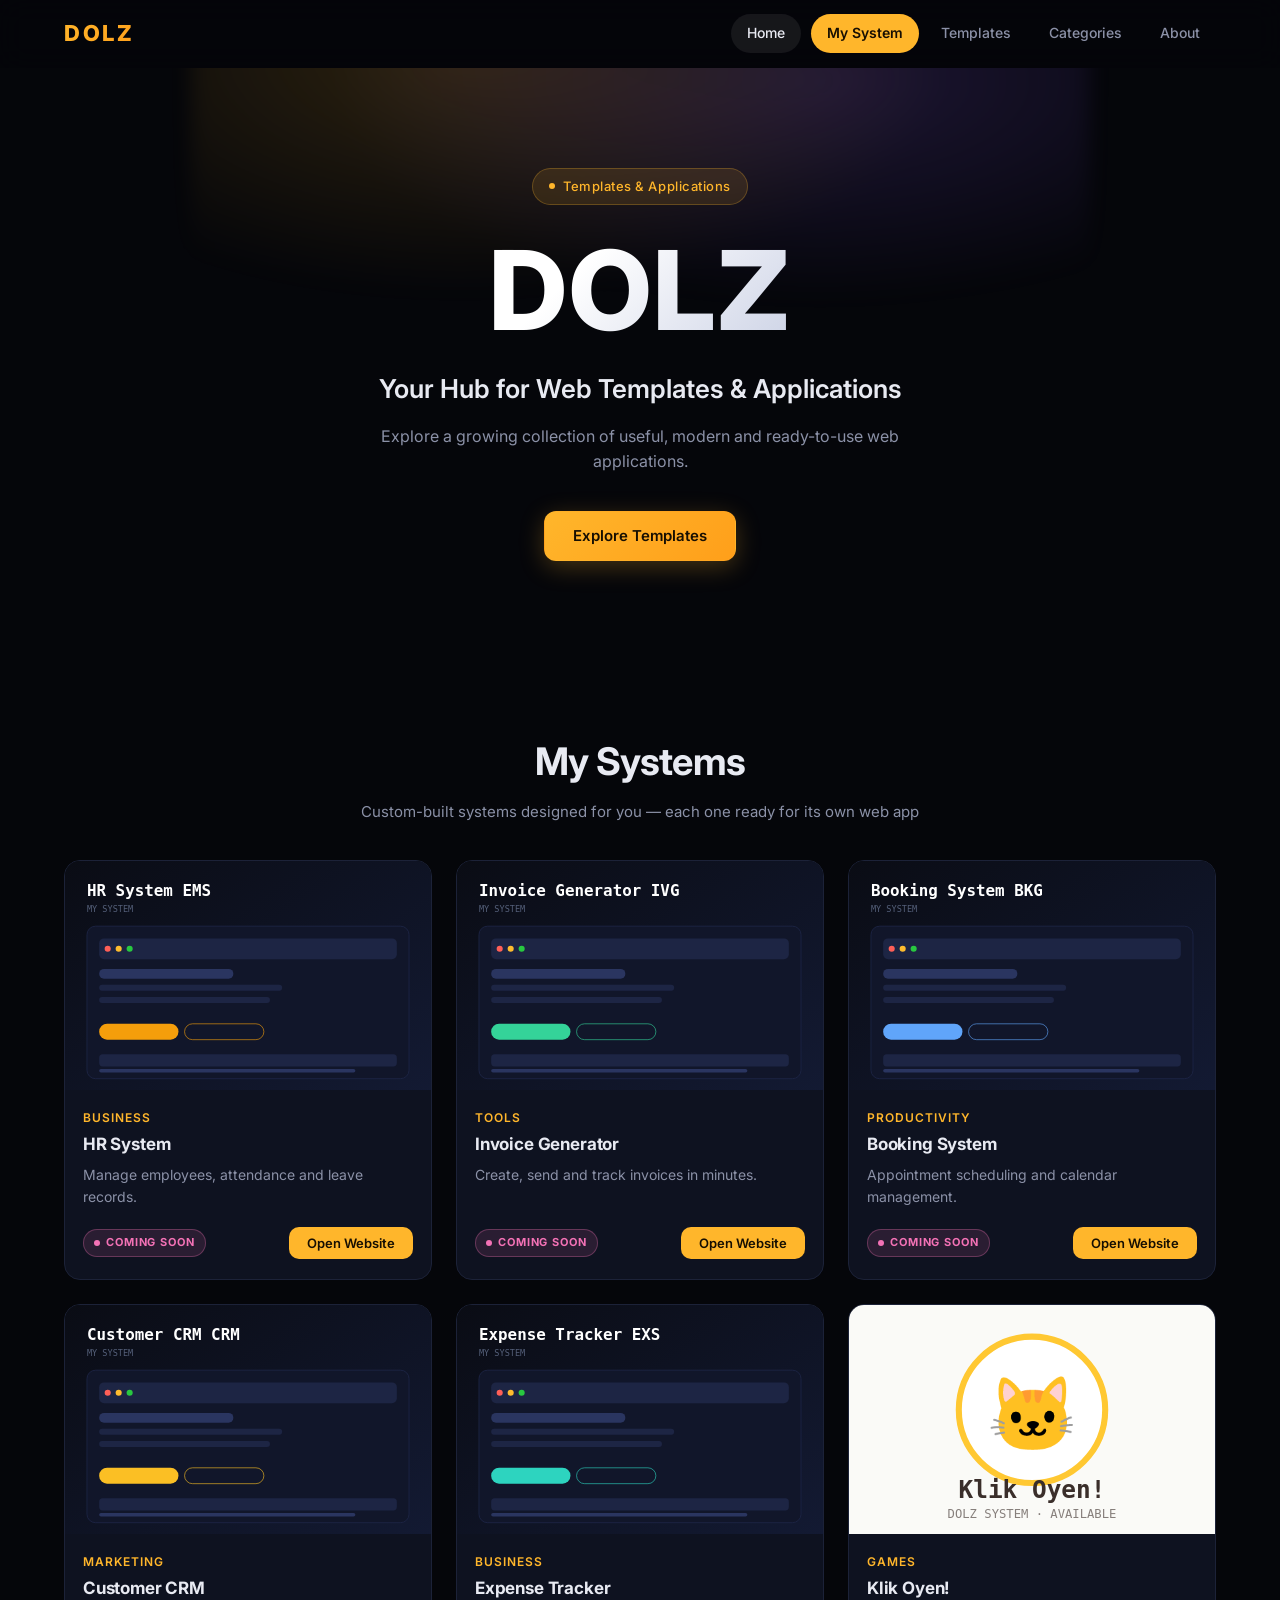
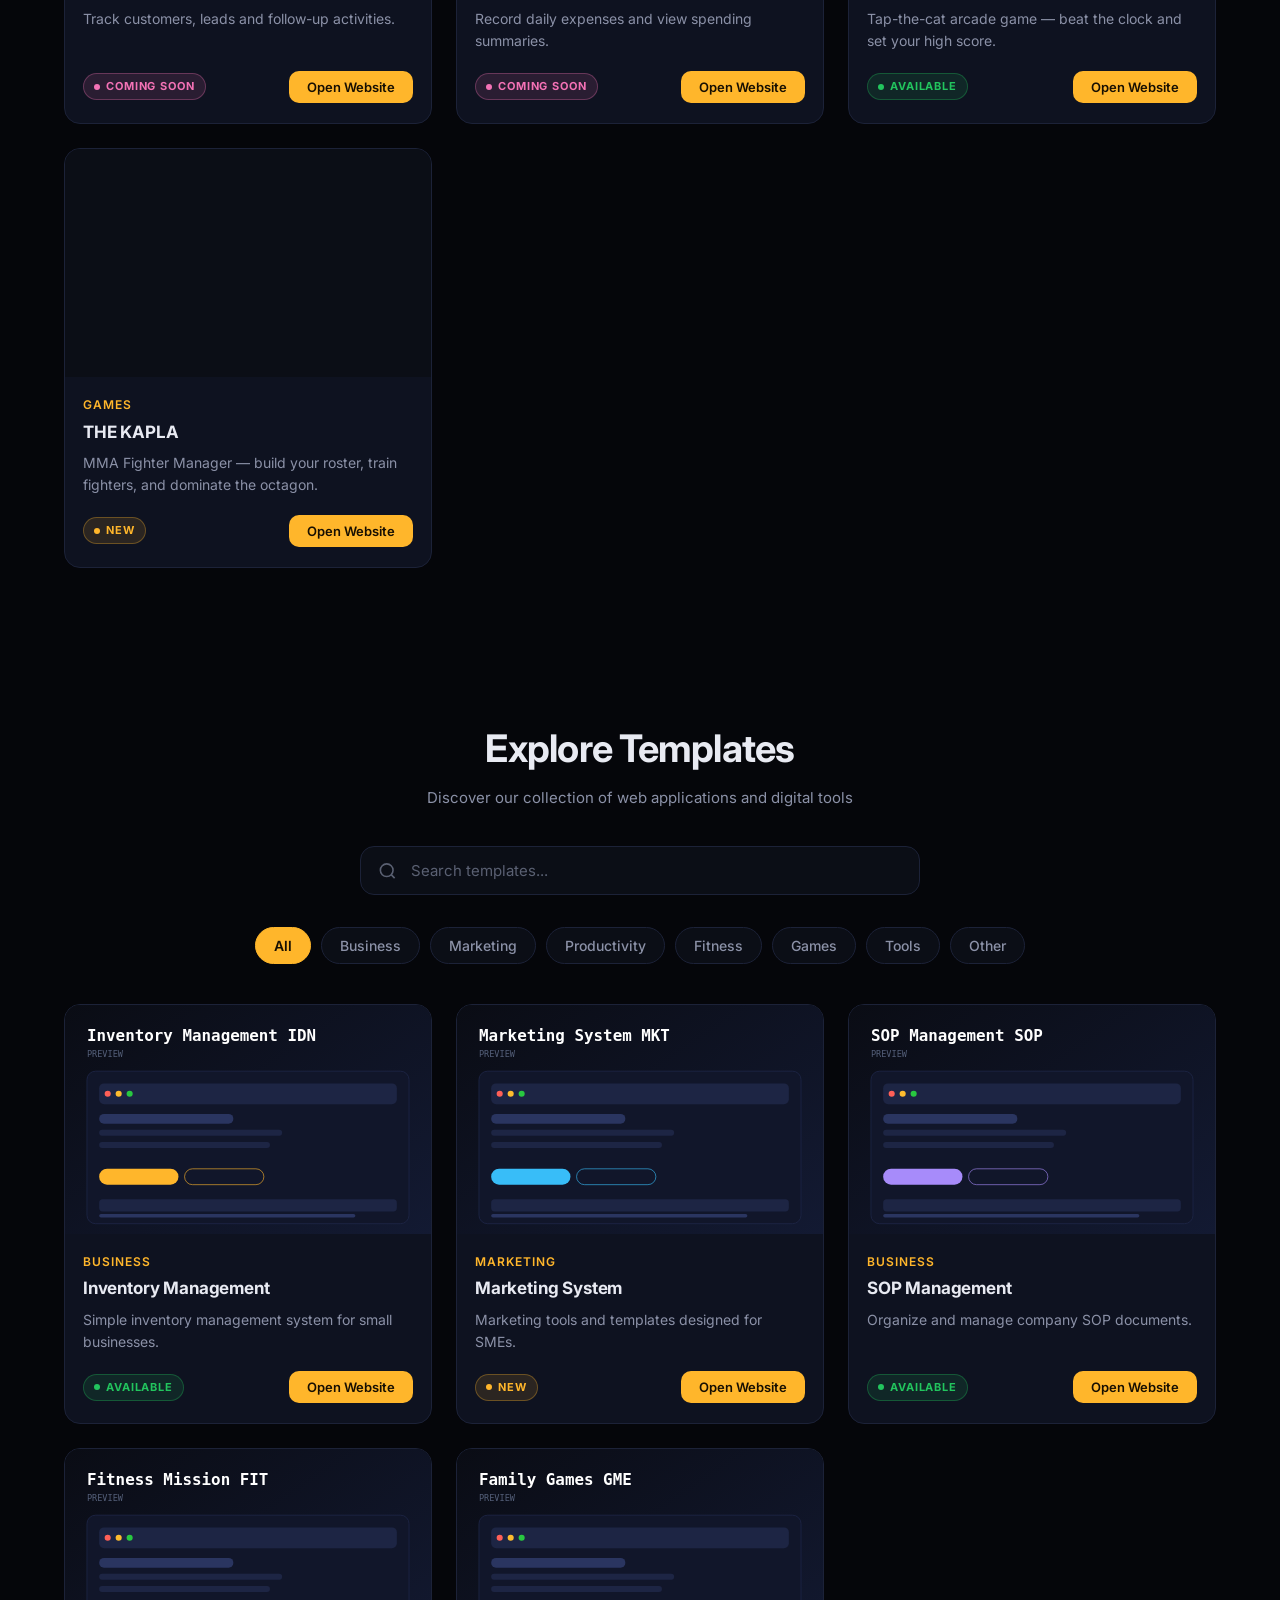
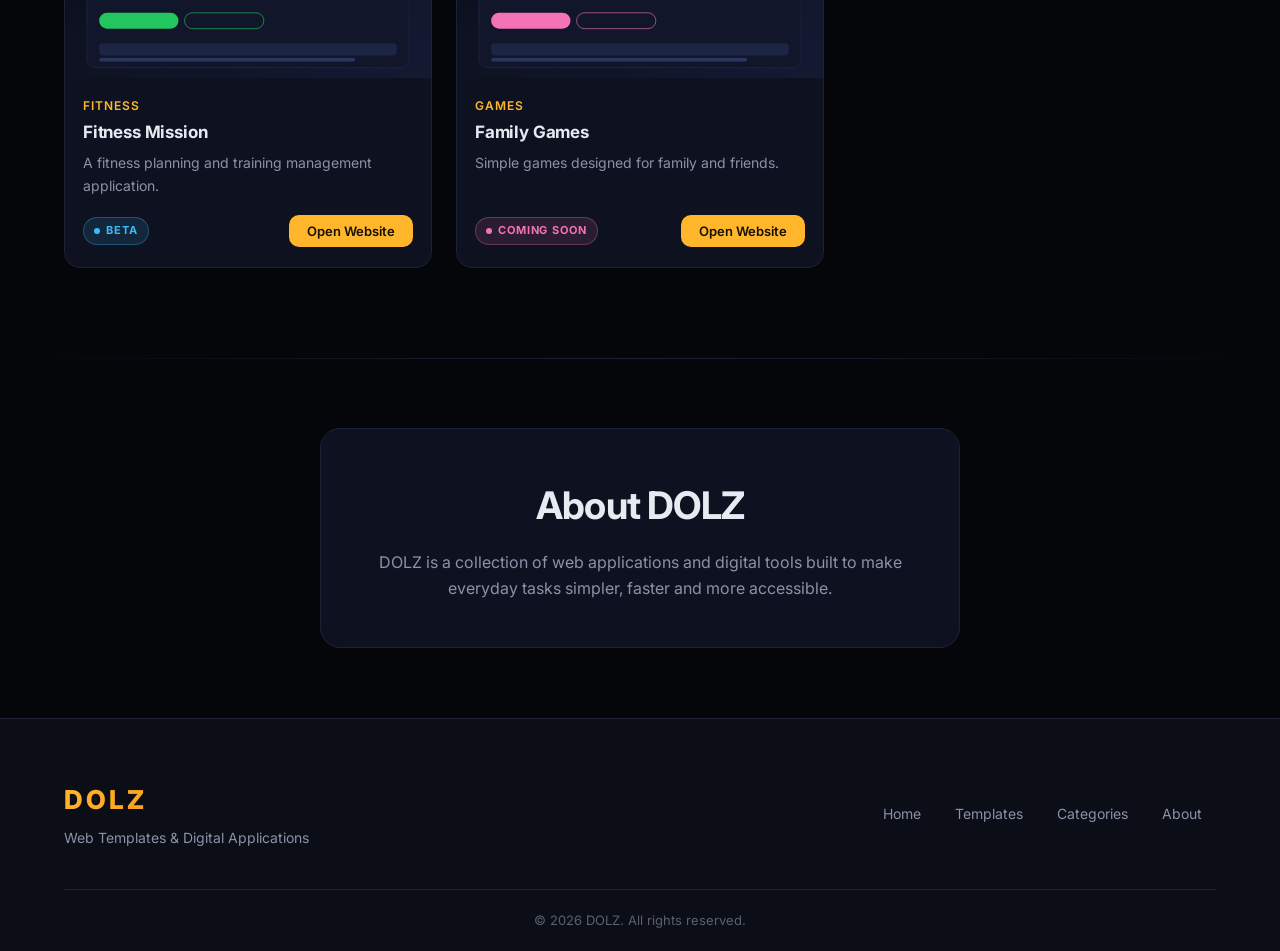
<file: index.html>
<!DOCTYPE html>
<html lang="en">
<head>
  <meta charset="UTF-8">
  <meta name="viewport" content="width=device-width, initial-scale=1.0">
  <title>DOLZ — Web Templates & Digital Applications</title>
  <meta name="description" content="DOLZ is your hub for web templates and digital applications. Browse, discover and open ready-to-use web apps.">
  <link rel="preconnect" href="https://fonts.googleapis.com">
  <link rel="preconnect" href="https://fonts.gstatic.com" crossorigin>
  <link href="https://fonts.googleapis.com/css2?family=Inter:wght@400;500;600;700;800&display=swap" rel="stylesheet">
  <link rel="stylesheet" href="style.css">
</head>
<body>

  <header class="header" id="header">
    <div class="header-inner container">
      <a href="#" class="logo">DOLZ</a>
      <nav class="nav" id="nav">
        <a href="#hero" class="nav-link active">Home</a>
        <a href="#my-system" class="nav-link nav-cta">My System</a>
        <a href="#templates" class="nav-link">Templates</a>
        <a href="#categories" class="nav-link">Categories</a>
        <a href="#about" class="nav-link">About</a>
      </nav>
      <button class="mobile-toggle" id="mobileToggle" aria-label="Toggle navigation">
        <span></span>
        <span></span>
        <span></span>
      </button>
    </div>
  </header>

  <section class="hero" id="hero">
    <div class="hero-inner container">
      <div class="hero-badge">Templates & Applications</div>
      <h1 class="hero-title">DOLZ</h1>
      <p class="hero-subtitle">Your Hub for Web Templates & Applications</p>
      <p class="hero-description">Explore a growing collection of useful, modern and ready-to-use web applications.</p>
      <a href="#templates" class="btn btn-primary">Explore Templates</a>
    </div>
    <div class="hero-glow"></div>
  </section>

  <section class="templates-section systems-section" id="my-system">
    <div class="container">
      <div class="section-header">
        <h2 class="section-title">My Systems</h2>
        <p class="section-subtitle">Custom-built systems designed for you — each one ready for its own web app</p>
      </div>
      <div class="template-grid" id="systemGrid"></div>
    </div>
  </section>

  <section class="templates-section" id="templates">
    <div class="container">
      <div class="section-header">
        <h2 class="section-title">Explore Templates</h2>
        <p class="section-subtitle">Discover our collection of web applications and digital tools</p>
      </div>

      <div class="search-bar">
        <svg class="search-icon" viewBox="0 0 24 24" fill="none" stroke="currentColor" stroke-width="2"><circle cx="11" cy="11" r="8"/><line x1="21" y1="21" x2="16.65" y2="16.65"/></svg>
        <input type="text" id="searchInput" class="search-input" placeholder="Search templates...">
      </div>

      <div class="categories" id="categories">
        <button class="category-btn active" data-category="All">All</button>
        <button class="category-btn" data-category="Business">Business</button>
        <button class="category-btn" data-category="Marketing">Marketing</button>
        <button class="category-btn" data-category="Productivity">Productivity</button>
        <button class="category-btn" data-category="Fitness">Fitness</button>
        <button class="category-btn" data-category="Games">Games</button>
        <button class="category-btn" data-category="Tools">Tools</button>
        <button class="category-btn" data-category="Other">Other</button>
      </div>

      <div class="template-grid" id="templateGrid"></div>

      <div class="no-results" id="noResults">
        <svg viewBox="0 0 24 24" fill="none" stroke="currentColor" stroke-width="1.5"><circle cx="11" cy="11" r="8"/><line x1="21" y1="21" x2="16.65" y2="16.65"/></svg>
        <p>No templates found</p>
        <span>Try a different search term or category</span>
      </div>
    </div>
  </section>

  <section class="about" id="about">
    <div class="container">
      <div class="about-card">
        <h2 class="section-title">About DOLZ</h2>
        <p class="about-text">DOLZ is a collection of web applications and digital tools built to make everyday tasks simpler, faster and more accessible.</p>
      </div>
    </div>
  </section>

  <footer class="footer">
    <div class="container">
      <div class="footer-inner">
        <div class="footer-brand">
          <a href="#" class="logo">DOLZ</a>
          <p class="footer-tagline">Web Templates & Digital Applications</p>
        </div>
        <div class="footer-links">
          <a href="#hero">Home</a>
          <a href="#templates">Templates</a>
          <a href="#categories">Categories</a>
          <a href="#about">About</a>
        </div>
      </div>
      <div class="footer-bottom">
        <p>&copy; 2026 DOLZ. All rights reserved.</p>
      </div>
    </div>
  </footer>

  <script src="script.js"></script>
</body>
</html>
</file>
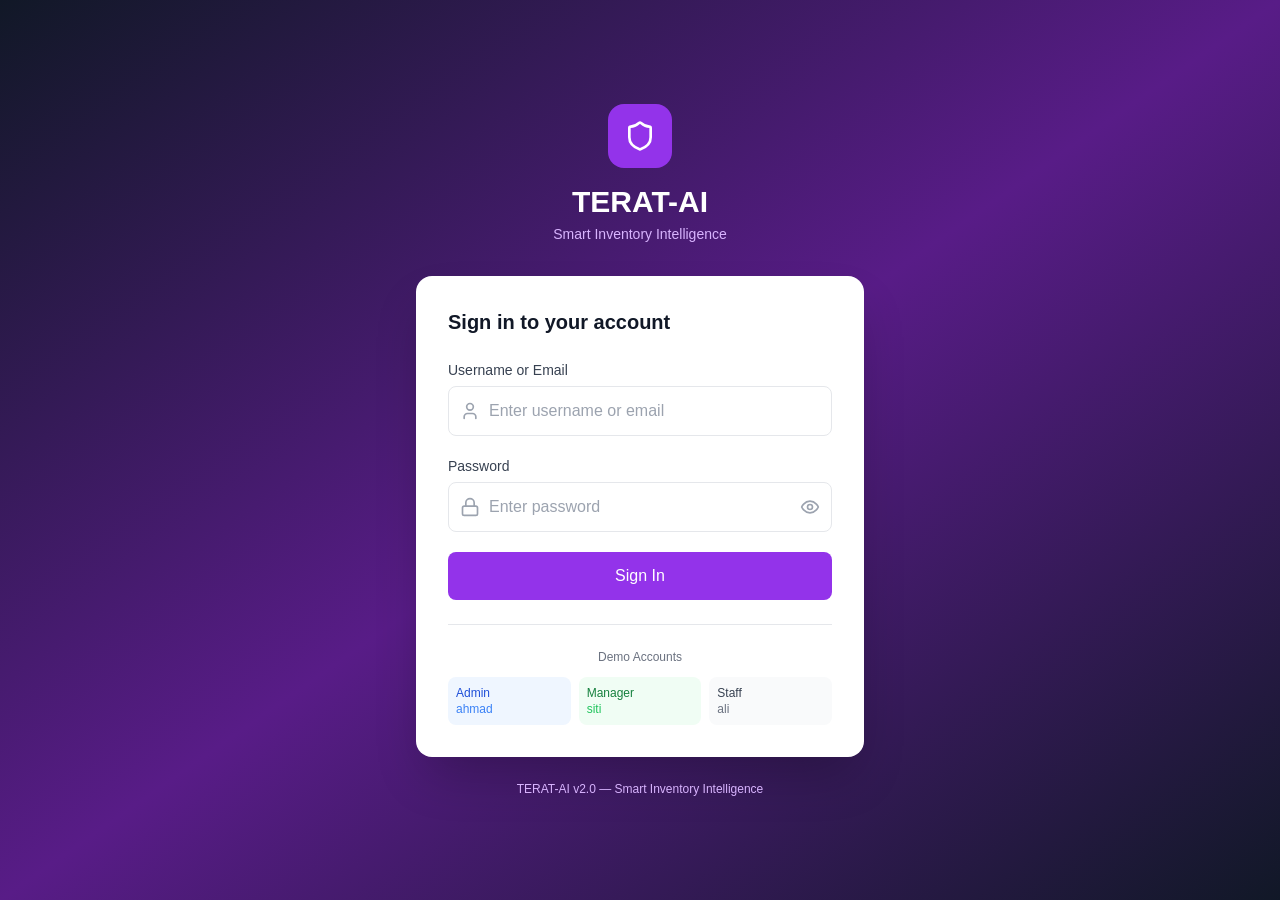
<file: teratai/index.html>
<!DOCTYPE html>
<html lang="en">
  <head>
    <meta charset="UTF-8" />
    <link rel="icon" type="image/svg+xml" href="/teratai/favicon.svg" />
    <meta name="viewport" content="width=device-width, initial-scale=1.0" />
    <title>TERAT-AI V2 - Smart Inventory Intelligence</title>
    <script type="module" crossorigin src="/teratai/assets/index-C2MkjXQt.js"></script>
    <link rel="stylesheet" crossorigin href="/teratai/assets/index-CP67Qr44.css">
  </head>
  <body>
    <div id="root"></div>
  </body>
</html>
</file>
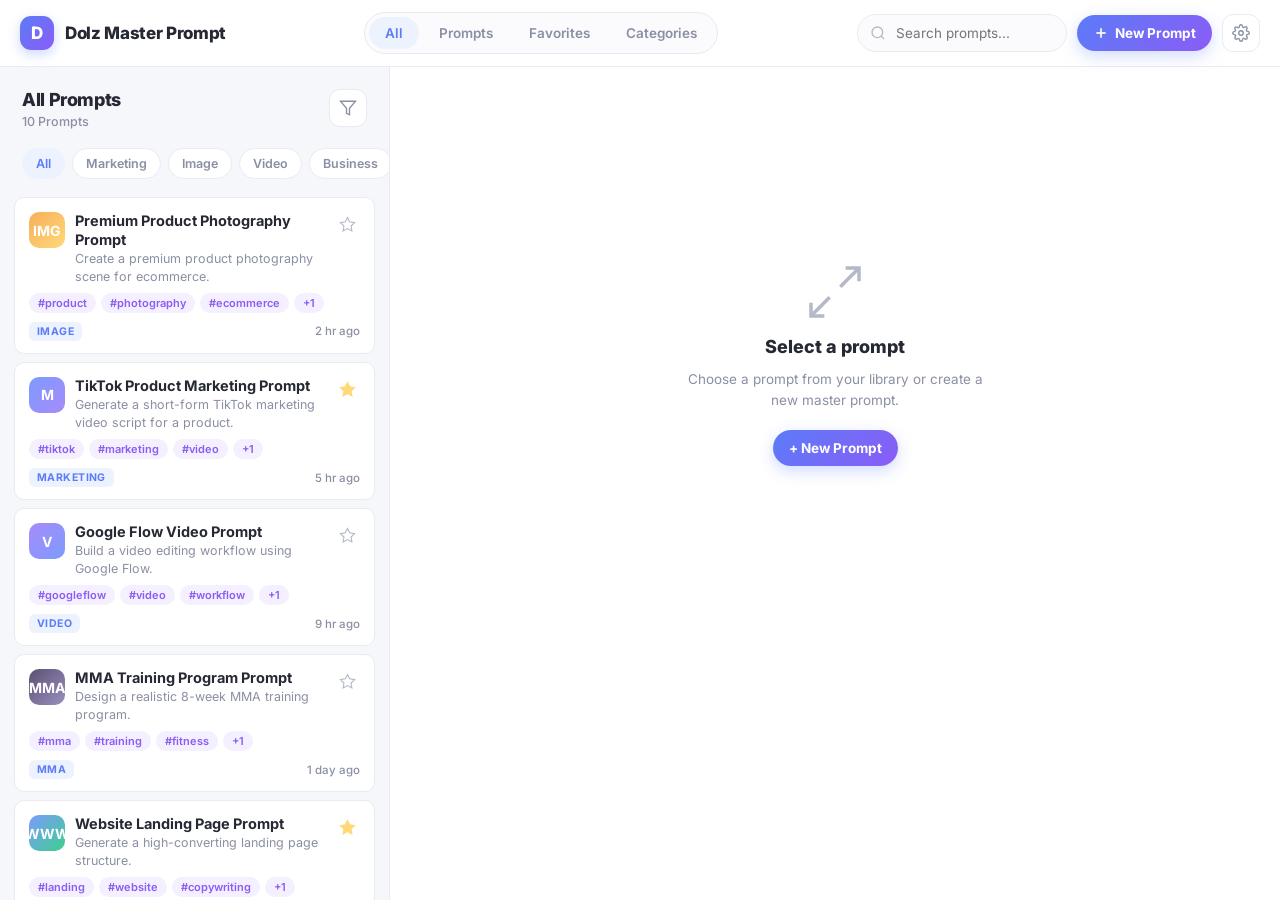
<file: apps/dolz-master-prompt/index.html>
<!DOCTYPE html>
<html lang="en" data-theme="light">
<head>
  <meta charset="UTF-8">
  <meta name="viewport" content="width=device-width, initial-scale=1.0">
  <title>Dolz Master Prompt</title>
  <link rel="preconnect" href="https://fonts.googleapis.com">
  <link rel="preconnect" href="https://fonts.gstatic.com" crossorigin>
  <link href="https://fonts.googleapis.com/css2?family=Inter:wght@400;500;600;700;800&display=swap" rel="stylesheet">
  <style>
    :root {
      --bg: #F6F7FB;
      --card: #FFFFFF;
      --card-soft: #FBFBFE;
      --border: #E9EBF2;
      --border-strong: #DCDEE8;
      --text: #262934;
      --muted: #8A8FA3;
      --dim: #B4B8C8;
      --blue: #7C9BFF;
      --blue-deep: #5B7CF8;
      --blue-soft: #EDF2FF;
      --purple: #A78BFA;
      --purple-deep: #8B5CF6;
      --purple-soft: #F4F0FF;
      --yellow: #FFD979;
      --yellow-soft: #FFF6DE;
      --green: #3ECF8E;
      --red: #F0647A;
      --red-soft: #FFEDF0;
      --shadow: 0 6px 22px rgba(31, 38, 135, 0.07);
      --shadow-lg: 0 18px 50px rgba(31, 38, 135, 0.14);
      --radius: 16px;
      --radius-sm: 10px;
      --font: 'Inter', ui-sans-serif, system-ui, -apple-system, sans-serif;
      --mono: ui-monospace, SFMono-Regular, Menlo, Consolas, monospace;
    }

    [data-theme="dark"] {
      --bg: #12141C;
      --card: #1B1E29;
      --card-soft: #20232F;
      --border: #2A2E3D;
      --border-strong: #363B4E;
      --text: #EDEFF7;
      --muted: #9BA0B5;
      --dim: #6D7286;
      --blue: #8FA8FF;
      --blue-deep: #7C9BFF;
      --blue-soft: #232A45;
      --purple: #B5A0FF;
      --purple-deep: #A78BFA;
      --purple-soft: #2A2440;
      --yellow: #FFD979;
      --yellow-soft: #3A3323;
      --green: #3ECF8E;
      --red: #F0647A;
      --red-soft: #3A2330;
      --shadow: 0 6px 22px rgba(0, 0, 0, 0.35);
      --shadow-lg: 0 18px 50px rgba(0, 0, 0, 0.5);
    }

    * { margin: 0; padding: 0; box-sizing: border-box; }

    html, body { height: 100%; }

    body {
      font-family: var(--font);
      background: var(--bg);
      color: var(--text);
      -webkit-font-smoothing: antialiased;
      display: flex;
      flex-direction: column;
      overflow: hidden;
    }

    button { font-family: inherit; cursor: pointer; }
    input, textarea, select { font-family: inherit; color: inherit; }

    ::-webkit-scrollbar { width: 10px; height: 10px; }
    ::-webkit-scrollbar-thumb { background: var(--border-strong); border-radius: 8px; }
    ::-webkit-scrollbar-track { background: transparent; }

    /* ================= HEADER ================= */
    .app-head {
      display: flex;
      align-items: center;
      gap: 18px;
      padding: 12px 20px;
      background: var(--card);
      border-bottom: 1px solid var(--border);
      flex-shrink: 0;
      z-index: 50;
    }

    .brand {
      display: flex;
      align-items: center;
      gap: 11px;
      font-weight: 800;
      font-size: 17px;
      letter-spacing: -0.02em;
      color: var(--text);
      white-space: nowrap;
    }

    .brand-mark {
      width: 34px;
      height: 34px;
      border-radius: 11px;
      display: flex;
      align-items: center;
      justify-content: center;
      font-size: 17px;
      font-weight: 800;
      color: #fff;
      background: linear-gradient(135deg, var(--blue-deep), var(--purple-deep));
      box-shadow: 0 4px 12px rgba(124, 155, 255, 0.4);
    }

    .nav-views {
      display: flex;
      gap: 4px;
      margin: 0 auto;
      background: var(--card-soft);
      border: 1px solid var(--border);
      border-radius: 999px;
      padding: 4px;
    }

    .nav-view {
      border: none;
      background: transparent;
      color: var(--muted);
      font-size: 13.5px;
      font-weight: 600;
      padding: 8px 16px;
      border-radius: 999px;
      transition: background 0.2s, color 0.2s, transform 0.15s;
    }

    .nav-view:hover { color: var(--text); }

    .nav-view.active {
      background: var(--blue-soft);
      color: var(--blue-deep);
    }

    .head-actions {
      display: flex;
      align-items: center;
      gap: 10px;
    }

    .searchbox {
      position: relative;
      display: flex;
      align-items: center;
    }

    .searchbox svg {
      position: absolute;
      left: 13px;
      width: 16px;
      height: 16px;
      color: var(--dim);
      pointer-events: none;
    }

    .searchbox input {
      width: 210px;
      padding: 10px 34px 10px 38px;
      font-size: 13.5px;
      border: 1px solid var(--border);
      border-radius: 999px;
      background: var(--card-soft);
      outline: none;
      transition: border-color 0.2s, box-shadow 0.2s, width 0.25s;
    }

    .searchbox input:focus {
      border-color: var(--blue);
      box-shadow: 0 0 0 4px var(--blue-soft);
      width: 240px;
    }

    .clear-search {
      position: absolute;
      right: 6px;
      width: 24px;
      height: 24px;
      border: none;
      border-radius: 50%;
      background: var(--border);
      color: var(--muted);
      font-size: 14px;
      line-height: 1;
      display: none;
      align-items: center;
      justify-content: center;
    }

    .clear-search.visible { display: flex; }
    .clear-search:hover { color: var(--text); }

    .btn-new {
      display: flex;
      align-items: center;
      gap: 6px;
      border: none;
      background: linear-gradient(135deg, var(--blue-deep), var(--purple-deep));
      color: #fff;
      font-size: 13.5px;
      font-weight: 700;
      padding: 10px 16px;
      border-radius: 999px;
      box-shadow: 0 5px 16px rgba(124, 155, 255, 0.35);
      transition: transform 0.15s, box-shadow 0.2s;
      white-space: nowrap;
    }

    .btn-new:hover { transform: translateY(-1px); box-shadow: 0 8px 22px rgba(124, 155, 255, 0.45); }
    .btn-new:active { transform: translateY(0); }

    .icon-btn {
      width: 38px;
      height: 38px;
      border: 1px solid var(--border);
      background: var(--card);
      color: var(--muted);
      border-radius: 11px;
      display: flex;
      align-items: center;
      justify-content: center;
      transition: border-color 0.2s, color 0.2s, background 0.2s;
      flex-shrink: 0;
    }

    .icon-btn:hover { color: var(--blue-deep); border-color: var(--blue); background: var(--blue-soft); }

    .icon-btn svg { width: 18px; height: 18px; }

    /* ================= WORKSPACE ================= */
    .workspace {
      flex: 1;
      display: grid;
      grid-template-columns: 390px 1fr;
      min-height: 0;
      overflow: hidden;
    }

    /* ---------- library ---------- */
    .library {
      display: flex;
      flex-direction: column;
      min-height: 0;
      background: var(--bg);
      border-right: 1px solid var(--border);
      overflow: hidden;
    }

    .lib-head {
      display: flex;
      align-items: flex-start;
      justify-content: space-between;
      padding: 22px 22px 10px;
    }

    .lib-head h2 { font-size: 18px; font-weight: 800; letter-spacing: -0.02em; }

    .lib-count { font-size: 12.5px; color: var(--muted); font-weight: 500; }

    .chips {
      display: flex;
      gap: 7px;
      padding: 8px 22px 14px;
      overflow-x: auto;
      scrollbar-width: none;
      flex-wrap: nowrap;
    }

    .chips::-webkit-scrollbar { display: none; }

    .chips.toggle { display: none; }

    .chip {
      border: 1px solid var(--border);
      background: var(--card);
      color: var(--muted);
      font-size: 12.5px;
      font-weight: 600;
      padding: 7px 13px;
      border-radius: 999px;
      white-space: nowrap;
      transition: all 0.2s;
    }

    .chip:hover { color: var(--text); border-color: var(--border-strong); }

    .chip.active {
      background: var(--blue-soft);
      color: var(--blue-deep);
      border-color: transparent;
    }

    .chip.extra {
      background: var(--purple-soft);
      color: var(--purple-deep);
    }

    .lib-list {
      flex: 1;
      overflow-y: auto;
      padding: 4px 14px 18px;
      display: flex;
      flex-direction: column;
      gap: 8px;
    }

    .pl-card {
      display: flex;
      flex-direction: column;
      gap: 7px;
      padding: 14px 14px 12px;
      background: var(--card);
      border: 1px solid var(--border);
      border-radius: var(--radius-sm);
      cursor: pointer;
      text-align: left;
      transition: border-color 0.18s, box-shadow 0.18s, background 0.18s, transform 0.15s;
      position: relative;
    }

    .pl-card:hover {
      border-color: var(--blue);
      box-shadow: var(--shadow);
      transform: translateY(-1px);
    }

    .pl-card.selected {
      background: var(--blue-soft);
      border-color: var(--blue);
    }

    .pl-top {
      display: flex;
      align-items: flex-start;
      gap: 10px;
    }

    .pl-ic {
      width: 36px;
      height: 36px;
      border-radius: 10px;
      display: flex;
      align-items: center;
      justify-content: center;
      font-size: 14px;
      color: #fff;
      font-weight: 700;
      flex-shrink: 0;
    }

    .pl-title { font-size: 14.5px; font-weight: 700; line-height: 1.3; }

    .pl-desc {
      font-size: 12.5px;
      color: var(--muted);
      line-height: 1.45;
      display: -webkit-box;
      -webkit-line-clamp: 2;
      -webkit-box-orient: vertical;
      overflow: hidden;
    }

    .pl-tags { display: flex; gap: 5px; flex-wrap: wrap; }

    .pl-tag {
      font-size: 11px;
      font-weight: 600;
      padding: 3px 9px;
      border-radius: 999px;
      background: var(--purple-soft);
      color: var(--purple-deep);
    }

    .pl-bottom {
      display: flex;
      align-items: center;
      justify-content: space-between;
      gap: 8px;
      padding-top: 2px;
    }

    .pl-meta { display: flex; align-items: center; gap: 8px; font-size: 11.5px; color: var(--muted); font-weight: 500; }

    .pl-cat {
      font-size: 10.5px;
      font-weight: 700;
      letter-spacing: 0.04em;
      text-transform: uppercase;
      color: var(--blue-deep);
      background: var(--blue-soft);
      padding: 3px 8px;
      border-radius: 6px;
    }

    .fav-btn {
      border: none;
      background: transparent;
      color: var(--dim);
      padding: 4px;
      display: flex;
      border-radius: 8px;
      transition: transform 0.2s, color 0.2s;
    }

    .fav-btn svg { width: 17px; height: 17px; }

    .fav-btn:hover svg { transform: scale(1.2); }

    .fav-btn.active { color: var(--yellow); }
    .fav-btn.active svg { fill: var(--yellow); }

    @keyframes favPop {
      0% { transform: scale(0.5); color: var(--yellow); }
      60% { transform: scale(1.35); }
      100% { transform: scale(1); color: var(--yellow); }
    }

    .fav-btn.anim { animation: favPop 0.35s ease; }

    /* empty states in list */
    .empty-basic {
      padding: 50px 30px;
      text-align: center;
      display: flex;
      flex-direction: column;
      align-items: center;
      gap: 10px;
      color: var(--muted);
      font-size: 13.5px;
    }

    .empty-basic svg { width: 42px; height: 42px; color: var(--dim); }
    .empty-basic b { color: var(--text); font-size: 15px; }

    /* ---------- editor ---------- */
    .editor {
      min-height: 0;
      overflow-y: auto;
      background: var(--card);
      padding: 26px 30px 40px;
      position: relative;
    }

    .back-btn { display: none; }

    .editor-empty {
      height: 100%;
      min-height: 60vh;
      display: flex;
      flex-direction: column;
      align-items: center;
      justify-content: center;
      gap: 12px;
      text-align: center;
      color: var(--muted);
      padding: 40px;
    }

    .editor-empty svg { width: 64px; height: 64px; color: var(--dim); }

    .editor-empty h3 { font-size: 18px; font-weight: 800; color: var(--text); }

    .editor-empty p { font-size: 13.5px; max-width: 300px; line-height: 1.5; }

    .editor-empty .btn-new { margin-top: 8px; }

    .ed-title {
      width: 100%;
      border: none;
      outline: none;
      font-size: 24px;
      font-weight: 800;
      letter-spacing: -0.02em;
      color: var(--text);
      background: transparent;
      padding: 0 0 8px;
      border-bottom: 1px solid var(--border);
      margin-bottom: 12px;
    }

    .ed-title::placeholder { color: var(--dim); }

    .ed-desc {
      width: 100%;
      border: 1px solid var(--border);
      outline: none;
      font-size: 13.5px;
      color: var(--muted);
      background: var(--card-soft);
      padding: 11px 14px;
      border-radius: var(--radius-sm);
      margin-bottom: 14px;
      transition: border-color 0.2s;
    }

    .ed-desc:focus { border-color: var(--blue); }

    .ed-meta {
      display: flex;
      align-items: center;
      gap: 12px;
      flex-wrap: wrap;
      margin-bottom: 14px;
    }

    .ed-cat-select {
      border: 1px solid var(--border);
      background: var(--card-soft);
      border-radius: 999px;
      font-size: 13px;
      font-weight: 600;
      color: var(--blue-deep);
      padding: 8px 16px;
      outline: none;
      cursor: pointer;
    }

    .ed-date { font-size: 12.5px; color: var(--muted); font-weight: 500; }

    .ed-date b { color: var(--text); font-weight: 600; }

    .ed-actions { display: flex; gap: 8px; flex-wrap: wrap; margin-bottom: 18px; }

    .chip-btn {
      display: inline-flex;
      align-items: center;
      gap: 6px;
      border: 1px solid var(--border);
      background: var(--card);
      color: var(--muted);
      font-size: 12.5px;
      font-weight: 600;
      padding: 8px 14px;
      border-radius: 999px;
      transition: all 0.18s;
    }

    .chip-btn:hover { color: var(--blue-deep); border-color: var(--blue); background: var(--blue-soft); }

    .chip-btn svg { width: 15px; height: 15px; }

    .chip-btn.fav-on { color: var(--yellow); border-color: var(--yellow); background: var(--yellow-soft); }
    .chip-btn.fav-on svg { fill: var(--yellow); }

    .f-lbl {
      display: block;
      font-size: 11.5px;
      font-weight: 700;
      letter-spacing: 0.06em;
      text-transform: uppercase;
      color: var(--muted);
      margin-bottom: 8px;
    }

    .tag-pills {
      display: flex;
      flex-wrap: wrap;
      gap: 7px;
      padding: 10px 12px;
      border: 1px solid var(--border);
      border-radius: var(--radius-sm);
      background: var(--card-soft);
      margin-bottom: 10px;
      min-height: 46px;
    }

    .tag-pill {
      display: inline-flex;
      align-items: center;
      gap: 5px;
      background: var(--purple-soft);
      color: var(--purple-deep);
      font-size: 12.5px;
      font-weight: 600;
      padding: 5px 11px;
      border-radius: 999px;
    }

    .tag-pill button {
      border: none;
      background: transparent;
      color: inherit;
      font-size: 14px;
      line-height: 1;
      opacity: 0.7;
      padding: 0 2px;
    }

    .tag-pill button:hover { opacity: 1; }

    .tag-input {
      flex: 1;
      min-width: 120px;
      border: none;
      outline: none;
      background: transparent;
      font-size: 13px;
      color: var(--text);
    }

    .ed-content {
      width: 100%;
      min-height: 40vh;
      resize: vertical;
      border: 1px solid var(--border);
      outline: none;
      background: var(--card-soft);
      color: var(--text);
      font-family: var(--mono);
      font-size: 13.5px;
      line-height: 1.7;
      padding: 16px;
      border-radius: var(--radius-sm);
      white-space: pre-wrap;
      transition: border-color 0.2s, box-shadow 0.2s;
    }

    .ed-content:focus { border-color: var(--blue); box-shadow: 0 0 0 4px var(--blue-soft); }

    .ed-content::placeholder { color: var(--dim); font-family: var(--font); }

    .ed-footer {
      display: flex;
      align-items: center;
      justify-content: space-between;
      gap: 12px;
      margin-top: 20px;
      flex-wrap: wrap;
    }

    .danger-btn {
      border: 1px solid var(--red);
      background: var(--red-soft);
      color: var(--red);
      font-size: 13px;
      font-weight: 700;
      padding: 10px 18px;
      border-radius: var(--radius-sm);
      transition: all 0.18s;
    }

    .danger-btn:hover { background: var(--red); color: #fff; }

    .ed-foot-right { display: flex; align-items: center; gap: 10px; }

    .ghost-btn {
      border: 1px solid var(--border);
      background: var(--card);
      color: var(--muted);
      font-size: 13px;
      font-weight: 600;
      padding: 10px 18px;
      border-radius: var(--radius-sm);
      transition: all 0.18s;
    }

    .ghost-btn:hover { color: var(--text); border-color: var(--border-strong); }

    .save-btn {
      border: none;
      background: linear-gradient(135deg, var(--blue-deep), var(--purple-deep));
      color: #fff;
      font-size: 13px;
      font-weight: 700;
      padding: 10px 22px;
      border-radius: var(--radius-sm);
      box-shadow: 0 5px 16px rgba(124, 155, 255, 0.35);
      transition: transform 0.15s, box-shadow 0.2s;
    }

    .save-btn:hover { transform: translateY(-1px); box-shadow: 0 8px 22px rgba(124, 155, 255, 0.45); }

    /* ================= MODALS ================= */
    .overlay {
      position: fixed;
      inset: 0;
      z-index: 100;
      display: none;
      align-items: center;
      justify-content: center;
      padding: 20px;
      background: rgba(20, 22, 35, 0.5);
      backdrop-filter: blur(4px);
    }

    .overlay.open { display: flex; animation: fadeIn 0.2s ease; }

    .modal {
      width: 100%;
      max-width: 420px;
      background: var(--card);
      border: 1px solid var(--border);
      border-radius: 20px;
      box-shadow: var(--shadow-lg);
      padding: 26px;
      animation: zoomIn 0.25s cubic-bezier(0.16, 1, 0.3, 1);
    }

    .modal h3 { font-size: 17px; font-weight: 800; margin-bottom: 8px; }

    .modal p { font-size: 13.5px; color: var(--muted); line-height: 1.5; margin-bottom: 18px; }

    .modal-actions { display: flex; justify-content: flex-end; gap: 10px; flex-wrap: wrap; }

    .set-row { display: flex; align-items: center; justify-content: space-between; gap: 12px; padding: 13px 0; border-bottom: 1px solid var(--border); }
    .set-row:last-of-type { border-bottom: none; }

    .set-row .lbl { font-size: 13.5px; font-weight: 600; }
    .set-row .sub { font-size: 12px; color: var(--muted); }

    .set-right { display: flex; gap: 8px; align-items: center; }

    .seg {
      display: flex;
      background: var(--card-soft);
      border: 1px solid var(--border);
      border-radius: 10px;
      padding: 3px;
    }

    .seg button {
      border: none;
      background: transparent;
      color: var(--muted);
      font-size: 12.5px;
      font-weight: 600;
      padding: 6px 14px;
      border-radius: 8px;
      transition: all 0.15s;
    }

    .seg button.active { background: var(--card); color: var(--blue-deep); box-shadow: 0 2px 8px rgba(0,0,0,0.08); }

    .mini-btn {
      border: 1px solid var(--border);
      background: var(--card);
      color: var(--muted);
      font-size: 12px;
      font-weight: 600;
      padding: 7px 12px;
      border-radius: 8px;
      transition: all 0.15s;
    }

    .mini-btn:hover { color: var(--blue-deep); border-color: var(--blue); }

    .mini-btn.danger { color: var(--red); border-color: var(--red); }
    .mini-btn.danger:hover { background: var(--red); color: #fff; }

    .modal select {
      border: 1px solid var(--border);
      background: var(--card-soft);
      border-radius: 8px;
      font-size: 12.5px;
      padding: 7px 10px;
      outline: none;
    }

    .modal input[type="text"] {
      border: 1px solid var(--border);
      background: var(--card-soft);
      border-radius: 10px;
      font-size: 13.5px;
      font-weight: 500;
      padding: 11px 14px;
      outline: none;
      transition: border-color 0.2s, box-shadow 0.2s;
    }

    .modal input[type="text"]:focus {
      border-color: var(--blue);
      box-shadow: 0 0 0 4px var(--blue-soft);
    }

    /* ================= TOAST ================= */
    .toasts {
      position: fixed;
      top: 18px;
      right: 18px;
      z-index: 200;
      display: flex;
      flex-direction: column;
      gap: 8px;
    }

    .toast {
      background: var(--text);
      color: var(--bg);
      font-size: 13px;
      font-weight: 600;
      padding: 11px 18px;
      border-radius: 12px;
      box-shadow: var(--shadow-lg);
      display: flex;
      align-items: center;
      gap: 8px;
      animation: toastIn 0.25s cubic-bezier(0.16, 1, 0.3, 1);
    }

    .toast.hide { opacity: 0; transform: translateX(12px); transition: all 0.25s; }

    .toast .t-ic { color: var(--green); }

    @keyframes toastIn { from { opacity: 0; transform: translateX(20px); } to { opacity: 1; transform: none; } }
    @keyframes fadeIn { from { opacity: 0; } to { opacity: 1; } }
    @keyframes zoomIn { from { opacity: 0; transform: scale(0.94) translateY(8px); } to { opacity: 1; transform: none; } }

    /* ================= RESPONSIVE ================= */
    @media (max-width: 980px) {
      body { overflow: visible; }
      .workspace { grid-template-columns: 1fr; overflow: visible; }

      .app-head {
        flex-wrap: wrap;
        padding: 12px 14px;
        gap: 10px;
        position: sticky;
        top: 0;
      }

      .nav-views {
        order: 3;
        width: 100%;
        justify-content: flex-start;
        overflow-x: auto;
        padding: 4px;
      }

      .nav-view { padding: 7px 14px; font-size: 13px; }

      .brand { font-size: 15px; }
      .brand-mark { width: 30px; height: 30px; font-size: 15px; }
      .searchbox { flex: 1; }
      .searchbox input { width: 100%; }
      .searchbox input:focus { width: 100%; }

      .library { border-right: none; border-bottom: 1px solid var(--border); }

      .editor { display: none; min-height: 0; padding: 18px 16px 30px; }

      body.show-editor .library { display: none; }
      body.show-editor .editor { display: block; min-height: calc(100dvh - 110px); }

      .back-btn { display: flex; margin-bottom: 14px; }

      .ed-content { min-height: 45vh; }
    }

    @media (max-width: 520px) {
      .btn-new span { display: none; }
      .btn-new { padding: 10px 13px; }
      .editor { padding: 14px 12px 26px; }
      .ed-title { font-size: 20px; }
    }
  </style>
</head>
<body>

  <header class="app-head">
    <div class="brand">
      <div class="brand-mark">D</div>
      <span>Dolz Master Prompt</span>
    </div>

    <nav class="nav-views" id="navViews">
      <button class="nav-view active" data-view="all">All</button>
      <button class="nav-view" data-view="prompts">Prompts</button>
      <button class="nav-view" data-view="favorites">Favorites</button>
      <button class="nav-view" data-view="categories">Categories</button>
    </nav>

    <div class="head-actions">
      <div class="searchbox">
        <svg viewBox="0 0 24 24" fill="none" stroke="currentColor" stroke-width="2"><circle cx="11" cy="11" r="8"/><line x1="21" y1="21" x2="16.65" y2="16.65"/></svg>
        <input id="searchInput" placeholder="Search prompts..." autocomplete="off">
        <button class="clear-search" id="clearSearch" aria-label="Clear search">&times;</button>
      </div>
      <button class="btn-new" id="newBtn">
        <svg viewBox="0 0 24 24" width="16" height="16" fill="none" stroke="currentColor" stroke-width="2.5"><line x1="12" y1="5" x2="12" y2="19"/><line x1="5" y1="12" x2="19" y2="12"/></svg>
        <span>New Prompt</span>
      </button>
      <button class="icon-btn" id="settingsBtn" aria-label="Settings">
        <svg viewBox="0 0 24 24" fill="none" stroke="currentColor" stroke-width="1.8"><circle cx="12" cy="12" r="3"/><path d="M19.4 15a1.65 1.65 0 0 0 .33 1.82l.06.06a2 2 0 1 1-2.83 2.83l-.06-.06a1.65 1.65 0 0 0-1.82-.33 1.65 1.65 0 0 0-1 1.51V21a2 2 0 1 1-4 0v-.09a1.65 1.65 0 0 0-1-1.51 1.65 1.65 0 0 0-1.82.33l-.06.06a2 2 0 1 1-2.83-2.83l.06-.06a1.65 1.65 0 0 0 .33-1.82 1.65 1.65 0 0 0-1.51-1H3a2 2 0 1 1 0-4h.09a1.65 1.65 0 0 0 1.51-1 1.65 1.65 0 0 0-.33-1.82l-.06-.06a2 2 0 1 1 2.83-2.83l.06.06a1.65 1.65 0 0 0 1.82.33h.01a1.65 1.65 0 0 0 1-1.51V3a2 2 0 1 1 4 0v.09a1.65 1.65 0 0 0 1 1.51h.01a1.65 1.65 0 0 0 1.82-.33l.06-.06a2 2 0 1 1 2.83 2.83l-.06.06a1.65 1.65 0 0 0-.33 1.82v.01a1.65 1.65 0 0 0 1.51 1H21a2 2 0 1 1 0 4h-.09a1.65 1.65 0 0 0-1.51 1z"/></svg>
      </button>
    </div>
  </header>

  <div class="workspace" id="workspace">

    <!-- LIBRARY -->
    <aside class="library" id="library">

      <div class="lib-head">
        <div>
          <h2 id="listTitle">All Prompts</h2>
          <span class="lib-count" id="listCount"></span>
        </div>
        <button class="icon-btn" id="filterBtn" aria-label="Toggle categories">
          <svg viewBox="0 0 24 24" fill="none" stroke="currentColor" stroke-width="1.8"><polygon points="22 3 2 3 10 12.46 10 19 14 21 14 12.46 22 3"/></svg>
        </button>
      </div>

      <div class="chips" id="chips"></div>

      <div class="lib-list" id="libList"></div>

    </aside>

    <!-- EDITOR -->
    <section class="editor" id="editor">
      <button class="icon-btn back-btn" id="backBtn" aria-label="Back to prompts">
        <svg viewBox="0 0 24 24" fill="none" stroke="currentColor" stroke-width="2"><line x1="19" y1="12" x2="5" y2="12"/><polyline points="12 19 5 12 12 5"/></svg>
      </button>
      <div id="editorInner"></div>
    </section>

  </div>

  <!-- CONFIRM MODAL -->
  <div class="overlay" id="confirmOverlay">
    <div class="modal">
      <h3 id="confirmTitle">Delete this prompt?</h3>
      <p id="confirmMsg">This action cannot be undone.</p>
      <div class="modal-actions">
        <button class="ghost-btn" id="confirmCancel">Cancel</button>
        <button class="danger-btn" id="confirmOk">Delete</button>
      </div>
    </div>
  </div>

  <!-- SETTINGS MODAL -->
  <div class="overlay" id="settingsOverlay">
    <div class="modal" style="max-width: 480px;">
      <h3>Settings</h3>

      <div class="set-row">
        <div>
          <div class="lbl">Appearance</div>
          <div class="sub">Choose your theme</div>
        </div>
        <div class="set-right seg">
          <button data-theme-val="light" class="active">Light</button>
          <button data-theme-val="dark">Dark</button>
        </div>
      </div>

      <div class="set-row">
        <div>
          <div class="lbl">Default category</div>
          <div class="sub">Pre-selected for new prompts</div>
        </div>
        <div class="set-right">
          <select id="setDefaultCat"></select>
        </div>
      </div>

      <div class="set-row">
        <div>
          <div class="lbl">Data</div>
          <div class="sub">Export or import your prompt library</div>
        </div>
        <div class="set-right">
          <button class="mini-btn" id="exportBtn">Export</button>
          <label class="mini-btn" for="importInput">Import
            <input type="file" id="importInput" accept=".json,application/json" hidden>
          </label>
        </div>
      </div>

      <div class="set-row">
        <div>
          <div class="lbl">Clear all data</div>
          <div class="sub">Permanently remove every prompt</div>
        </div>
        <div class="set-right">
          <button class="mini-btn danger" id="clearDataBtn">Clear all</button>
        </div>
      </div>

      <div class="modal-actions" style="margin-top: 18px;">
        <button class="ghost-btn" id="settingsClose">Done</button>
      </div>
    </div>
  </div>

  <!-- NEW CATEGORY MODAL -->
  <div class="overlay" id="catOverlay">
    <div class="modal" style="max-width: 360px;">
      <h3>New category</h3>
      <p>Pick a name for your custom category. You will see it in filters and the prompt editor.</p>
      <input type="text" id="newCatInput" class="record-name-input" style="width:100%; margin-bottom: 14px;" placeholder="e.g. Photography" maxlength="30" autocomplete="off">
      <div class="modal-actions">
        <button class="ghost-btn" id="catCancel">Cancel</button>
        <button class="save-btn" id="catSave">Create category</button>
      </div>
    </div>
  </div>

  <div class="toasts" id="toasts"></div>

  <script>
  /* ============================================================
     DOLZ MASTER PROMPT
     Prompt library + AI note manager (localStorage persist)
     ============================================================ */

  const LS_PROMPTS = 'dmp-prompts-v1';
  const LS_SETTINGS = 'dmp-settings-v1';

  const DEFAULT_CATEGORIES = [
    'All', 'Marketing', 'Image', 'Video', 'Business', 'Social Media',
    'MMA', 'Fitness', 'Coding', 'Website', 'App', 'Game', 'Other'
  ];

  const CAT_ICONS = {
    Marketing: 'M', Image: 'IMG', Video: 'V', Business: 'B', 'Social Media': 'SM',
    MMA: 'MMA', Fitness: 'F', Coding: '</>', Website: 'WWW', App: 'A', Game: 'G', Other: 'O'
  };

  const CAT_COLORS = {
    Marketing: 'linear-gradient(135deg,#7C9BFF,#A78BFA)',
    Image: 'linear-gradient(135deg,#F6AE5B,#FFD979)',
    Video: 'linear-gradient(135deg,#A78BFA,#7C9BFF)',
    Business: 'linear-gradient(135deg,#3ECF8E,#7C9BFF)',
    'Social Media': 'linear-gradient(135deg,#FF8FA8,#A78BFA)',
    MMA: 'linear-gradient(135deg,#5B5170,#9B8FC0)',
    Fitness: 'linear-gradient(135deg,#FF9A62,#FFD979)',
    Coding: 'linear-gradient(135deg,#4A5568,#7C9BFF)',
    Website: 'linear-gradient(135deg,#7C9BFF,#3ECF8E)',
    App: 'linear-gradient(135deg,#5B7CF8,#7C9BFF)',
    Game: 'linear-gradient(135deg,#F0647A,#FF8FA8)',
    Other: 'linear-gradient(135deg,#9BA0B5,#C9CDD9)'
  };

  let prompts = [];
  let settings = { theme: 'light', defaultCategory: 'All', extraCategories: [] };
  let state = { view: 'all', category: 'All', query: '', editing: false, draftId: null };
  let formTags = [];
  let nextId = 1;

  /* ---------------- helpers ---------------- */

  const $ = (id) => document.getElementById(id);
  const uid = () => 'p' + Date.now().toString(36) + Math.random().toString(36).slice(2, 7);

  function esc(s) {
    return String(s).replace(/[&<>"']/g, (c) => ({ '&': '&amp;', '<': '&lt;', '>': '&gt;', '"': '&quot;', "'": '&#39;' }[c]));
  }

  function getAllCategories() {
    const list = ['All'];
    DEFAULT_CATEGORIES.slice(1).forEach((c) => { if (!list.includes(c)) list.push(c); });
    (settings.extraCategories || []).forEach((c) => { if (!list.includes(c)) list.push(c); });
    prompts.forEach((p) => { if (p.category && !list.includes(p.category)) list.push(p.category); });
    return list;
  }

  function catIcon(cat) {
    return CAT_ICONS[cat] || (cat ? cat.slice(0, 3).toUpperCase() : 'O');
  }

  function catGrad(cat) {
    return CAT_COLORS[cat] || 'linear-gradient(135deg,#7C9BFF,#A78BFA)';
  }

  function relTime(iso) {
    if (!iso) return '';
    const diff = Date.now() - new Date(iso).getTime();
    const min = 60e3, hr = 3600e3, day = 86400e3;
    if (diff < min) return 'Just now';
    if (diff < hr) return Math.floor(diff / min) + ' min ago';
    if (diff < day) return Math.floor(diff / hr) + ' hr ago';
    if (diff < day * 7) return Math.floor(diff / day) + ' day' + (Math.floor(diff / day) > 1 ? 's' : '') + ' ago';
    return new Date(iso).toLocaleDateString('en-GB', { day: 'numeric', month: 'short', year: 'numeric' });
  }

  function fmtDate(iso) {
    return new Date(iso).toLocaleDateString('en-GB', { day: 'numeric', month: 'long', year: 'numeric' });
  }

  function toast(msg, ok) {
    const el = document.createElement('div');
    el.className = 'toast';
    el.innerHTML = '<span class="t-ic">' + (ok ? '&#10003;' : '&#9888;&#65039;') + '</span><span>' + esc(msg) + '</span>';
    $('toasts').appendChild(el);
    setTimeout(() => { el.classList.add('hide'); setTimeout(() => el.remove(), 260); }, 2200);
  }

  function savePrompts() { localStorage.setItem(LS_PROMPTS, JSON.stringify(prompts)); }
  function saveSettings() { localStorage.setItem(LS_SETTINGS, JSON.stringify(settings)); }

  /* ---------------- seed samples ---------------- */

  function hub(id, off) {
    const base = Date.now();
    return { createdAt: new Date(base - off - 86400000).toISOString(), updatedAt: new Date(base - off).toISOString() };
  }

  function seedData() {
    const t = hub;
    prompts = [
      {
        id: uid(), title: 'Premium Product Photography Prompt',
        description: 'Create a premium product photography scene for ecommerce.',
        category: 'Image', favorite: false,
        tags: ['#product', '#photography', '#ecommerce', '#studio'],
        content:
`Create a realistic premium product photography scene featuring the provided product reference.

Requirements:
- Use a clean, minimalist studio background
- Lighting should be soft, diffused and slightly warm
- Add subtle reflections on a glossy surface
- Keep the product as the sharp focal point

Output format:
1. Scene description
2. Lighting setup (lights, modifiers, angles)
3. Camera settings suggestion (f-stop, shutter, ISO)
4. Composition notes
5. Post-processing steps

Style: premium ecommerce hero image, high resolution, no text overlay.`,
        ...t(0, 2 * 3600e3)
      },
      {
        id: uid(), title: 'TikTok Product Marketing Prompt',
        description: 'Generate a short-form TikTok marketing video script for a product.',
        category: 'Marketing', favorite: true,
        tags: ['#tiktok', '#marketing', '#video', '#script'],
        content:
`Act as an expert TikTok ads creator. Generate a complete short-form video script for the product provided.

Structure the script as JSON:

{
  "hook": ["0-2s attention-grabbing opening line"],
  "problem": ["show the pain point the product solves"],
  "solution": ["product reveal + key benefit"],
  "proof": ["quick social proof or demo"],
  "cta": ["call to action with urgency"],
  "captions": ["on-screen text lines"],
  "hashtags": ["tiktok", "fyp", "viral"]
}

Deliver 3 variations with different hooks (curiosity, pain, comparison).
Keep each script under 30 seconds.`,
        ...t(1, 5 * 3600e3)
      },
      {
        id: uid(), title: 'Google Flow Video Prompt',
        description: 'Build a video editing workflow using Google Flow.',
        category: 'Video', favorite: false,
        tags: ['#googleflow', '#video', '#workflow', '#editing'],
        content:
`Create a Google Flow video automation prompt that:
1. Ingests raw video clips from a Drive folder
2. Auto-detects scene changes
3. Adds branded intro and outro cards
4. Generates a timeline summary
5. Exports the final cut to the output Drive folder

The prompt must handle up to 10 source clips per run.

Add error handling steps:
- Missing input folder -> log and stop
- Clip longer than 10 minutes -> split automatically
- Audio normalization before export

Return the generated workflow as step-by-step instructions with exact menu paths.`,
        ...t(2, 9 * 3600e3)
      },
      {
        id: uid(), title: 'MMA Training Program Prompt',
        description: 'Design a realistic 8-week MMA training program.',
        category: 'MMA', favorite: false,
        tags: ['#mma', '#training', '#fitness', '#program'],
        content:
`Create a realistic 8-week MMA training program for an amateur fighter.

Split the program into phases:
- Weeks 1-2: Foundations (technique + conditioning)
- Weeks 3-5: Pressure training (sparring intensity increases)
- Weeks 6-7: Peak strength and speed
- Week 8: Taper and fight prep

Weekly schedule (6 days):
Monday - Striking technique
Tuesday - Wrestling / Takedowns
Wednesday - Conditioning (HIIT + strength)
Thursday - BJJ / Groundwork
Friday - Sparring rounds (3x5 min)
Saturday - Active recovery / film study
Sunday - Rest

For each session provide: warm-up, main drills, cool-down, and target reps/duration.`,
        ...t(3, 86400e3)
      },
      {
        id: uid(), title: 'Website Landing Page Prompt',
        description: 'Generate a high-converting landing page structure.',
        category: 'Website', favorite: true,
        tags: ['#landing', '#website', '#copywriting', '#conversion'],
        content:
`Act as a senior conversion copywriter and UI strategist. Build a complete landing page plan for the provided product.

Sections required:
1. Hero - headline, subheadline, primary CTA
2. Social proof bar - logos, stats
3. Problem / agitation
4. Solution features (3-6 cards)
5. How it works (3 steps)
6. Testimonials (3 quotes)
7. Pricing table
8. FAQ (5 items)
9. Final CTA

For every section deliver:
- Copy (headline + body)
- Suggested layout
- CTA button text

Include accessibility notes and mobile responsiveness considerations.`,
        ...t(4, 2 * 86400e3)
      },
      {
        id: uid(), title: 'Android App Builder Prompt',
        description: 'Generate a structured Android app build plan.',
        category: 'App', favorite: false,
        tags: ['#android', '#kotlin', '#app', '#architecture'],
        content:
`Design a production-ready Android application for the provided app concept.

Deliverables:
1. Tech stack recommendation (Kotlin, Jetpack Compose, Hilt, Retrofit, Room)
2. App architecture diagram (MVVM with repository pattern)
3. Module breakdown: app, core, data, domain, ui
4. Data layer: entities, DAOs, API endpoints, repository interfaces
5. Screen list with navigation graph
6. Permission manifest
7. Error handling strategy (sealed classes, retry policies)
8. Offline-first sync flow
9. Testing plan (unit, integration, UI)

Output as structured markdown with code snippets for the key components.`,
        ...t(5, 3 * 86400e3)
      },
      {
        id: uid(), title: 'Business Marketing Strategy Prompt',
        description: 'Create a full marketing strategy for an SME.',
        category: 'Business', favorite: false,
        tags: ['#marketing', '#strategy', '#business', '#sme'],
        content:
`Act as a fractional marketing director. Build a complete marketing strategy for an SME.

Steps:
1. Market research snapshot
2. Target audience personas (3)
3. Positioning statement
4. Channel mix (organic + paid)
5. Content pillars (4)
6. 90-day execution calendar
7. KPI dashboard definition
8. Budget allocation (by channel, in %)
9. Quarterly review framework

Format the strategy with clear headings, short paragraphs, and actionable bullet points. Include a 30/60/90 day milestone table.`,
        ...t(6, 4 * 86400e3)
      },
      {
        id: uid(), title: 'AI Image Character Prompt',
        description: 'Prompt a consistent AI-generated character across images.',
        category: 'Image', favorite: true,
        tags: ['#ai-image', '#character', '#midjourney', '#stable-diffusion'],
        content:
`Create a character consistency prompt for AI image generation.

Character sheet:
- Name: [character name]
- Appearance: age, hair, eyes, skin tone, body type
- Style: [art style], color palette
- Clothing: primary outfit + 2 variants
- Signature accessory: [unique prop]
- Mood expressions: happy, focused, surprised, serious

Base prompt template:

{full character description}, {art style}, {pose/action}, {setting}, {lighting}, high detail, 8k

Also include stability tips:
- Use "--cref" or LoRA when available
- Keep descriptions in the same order
- Reuse the same seed for close variations
- Describe the signature accessory in every iteration`,
        ...t(7, 5 * 86400e3)
      },
      {
        id: uid(), title: 'Social Media Content Calendar Prompt',
        description: 'Plan 2 weeks of social media posts for any account.',
        category: 'Social Media', favorite: false,
        tags: ['#social-media', '#calendar', '#content', '#planning'],
        content:
`Generate a 14-day social media content calendar for the provided brand.

For each day include:
- Date and platform
- Post type (static, reel, story, carousel)
- Topic / theme
- Caption suggestion
- Hashtag set (5 primary + 10 secondary)
- Best post time
- Call to action

Balance the calendar across these pillars:
- 40% Education
- 25% Entertainment
- 20% Engagement
- 15% Sales / Promotion

Add a weekly hook strategy and one interactive element per week (poll, quiz, challenge).`,
        ...t(8, 6 * 86400e3)
      },
      {
        id: uid(), title: 'Fitness Workout Plan Prompt',
        description: 'Build a progressive home workout plan.',
        category: 'Fitness', favorite: false,
        tags: ['#fitness', '#workout', '#plan', '#health'],
        content:
`Create a 5-day progressive home workout plan with no gym equipment.

Day 1 - Push: push-ups (3x12), pike push-ups, dips on chair
Day 2 - Pull: rows with towel, superman holds, reverse snow angels
Day 3 - Legs: squats, lunges, glute bridges, calf raises
Day 4 - Core: plank variations, hollow body holds, mountain climbers
Day 5 - Full body HIIT: 25 minutes circuit

Rules:
- Rest 60s between sets
- Increase reps by 10% weekly
- Add a 5-minute warm-up and cooldown each day
- Include a progression table for weeks 1-4

Also add a diet note section: 1.6-2g protein per kg bodyweight, hydration targets, meal timing tips.`,
        ...t(9, 7 * 86400e3)
      }
    ];
    savePrompts();
  }

  /* ---------------- persistence ---------------- */

  function loadData() {
    let raw = localStorage.getItem(LS_PROMPTS);
    if (!raw) { seedData(); return; }
    try {
      prompts = JSON.parse(raw);
      if (!Array.isArray(prompts)) throw new Error('bad');
    } catch (e) {
      prompts = [];
    }
    const s = localStorage.getItem(LS_SETTINGS);
    if (s) { try { Object.assign(settings, JSON.parse(s)); } catch (e) {} }
    applyTheme(settings.theme);
  }

  /* ---------------- filtering ---------------- */

  function getFiltered() {
    const q = state.query.trim().toLowerCase();
    return prompts
      .filter((p) => {
        if (state.view === 'favorites' && !p.favorite) return false;
        if (state.view === 'prompts' && p.favorite) return false;
        if (state.category !== 'All' && p.category !== state.category) return false;
        if (!q) return true;
        const hay = [p.title, p.description, p.category, p.content, (p.tags || []).join(' ')].join(' ').toLowerCase();
        return hay.includes(q);
      })
      .sort((a, b) => new Date(b.updatedAt) - new Date(a.updatedAt));
  }

  function listTitle() {
    if (state.view === 'favorites') return 'Favorites';
    if (state.view === 'categories') return 'By Category';
    if (state.view === 'prompts') return 'Prompts';
    return 'All Prompts';
  }

  function normalFilter() {
    if (state.view === 'categories' && state.category === 'All') return prompts.length;
    return getFiltered().length;
  }

  /* ---------------- render: navy views + chips ---------------- */

  function renderNav() {
    document.querySelectorAll('.nav-view').forEach((b) => {
      b.classList.toggle('active', b.dataset.view === state.view);
    });
  }

  function renderChips() {
    const wrap = $('chips');
    const cats = getAllCategories();
    wrap.innerHTML = '';
    cats.forEach((c) => {
      const b = document.createElement('button');
      b.className = 'chip' + (c === state.category ? ' active' : '') + (DEFAULT_CATEGORIES.indexOf(c) === -1 ? ' extra' : '');
      b.textContent = c;
      b.addEventListener('click', () => {
        state.category = c;
        state.view = 'all';
        renderAll();
        toast('Filtered by ' + c, true);
      });
      wrap.appendChild(b);
    });
  }

  /* ---------------- render: library list ---------------- */

  function renderList() {
    const list = $('libList');
    const filtered = getFiltered();
    $('listTitle').textContent = listTitle();
    $('listCount').textContent = filtered.length + (filtered.length === 1 ? ' Prompt' : ' Prompts');

    list.innerHTML = '';

    if (prompts.length === 0) {
      const d = document.createElement('div');
      d.className = 'empty-basic';
      d.innerHTML =
        '<svg viewBox="0 0 24 24" fill="none" stroke="currentColor" stroke-width="1.5"><path d="M12 20h9"/><path d="M16.5 3.5a2.12 2.12 0 0 1 3 3L7 19l-4 1 1-4z"/></svg>' +
        '<b>No prompts yet</b><span>Create your first master prompt and start building your personal prompt library.</span>';
      const btn = document.createElement('button');
      btn.className = 'btn-new'; btn.textContent = '+ Create Prompt';
      btn.addEventListener('click', newPrompt);
      d.appendChild(btn);
      list.appendChild(d);
      return;
    }

    if (filtered.length === 0 && prompts.length > 0) {
      const d = document.createElement('div');
      d.className = 'empty-basic';
      d.innerHTML =
        '<svg viewBox="0 0 24 24" fill="none" stroke="currentColor" stroke-width="1.5"><circle cx="11" cy="11" r="8"/><line x1="21" y1="21" x2="16.65" y2="16.65"/></svg>' +
        '<b>No prompts found</b><span>Try another keyword or create a new prompt.</span>';
      list.appendChild(d);
      return;
    }

    filtered.forEach((p) => {
      const card = document.createElement('div');
      card.className = 'pl-card' + (state.draftId === p.id && !state.editing ? ' selected' : '');
      card.innerHTML =
        '<div class="pl-top">' +
          '<div class="pl-ic" style="background:' + catGrad(p.category) + '">' + esc(catIcon(p.category)) + '</div>' +
          '<div style="flex:1;min-width:0">' +
            '<div class="pl-title">' + esc(p.title) + '</div>' +
            '<div class="pl-desc">' + esc(p.description || 'No description') + '</div>' +
          '</div>' +
          '<button class="fav-btn' + (p.favorite ? ' active' : '') + '" data-act="fav" aria-label="Favorite">' +
            '<svg viewBox="0 0 24 24" fill="'+ (p.favorite ? 'currentColor' : 'none') +'" stroke="currentColor" stroke-width="1.6"><polygon points="12 2 15.09 8.26 22 9.27 17 14.14 18.18 21.02 12 17.77 5.82 21.02 7 14.14 2 9.27 8.91 8.26 12 2"/></svg>' +
          '</button>' +
        '</div>' +
        '<div class="pl-tags">' + (p.tags || []).slice(0, 3).map((t) => '<span class="pl-tag">' + esc(t) + '</span>').join('') +
          ((p.tags || []).length > 3 ? '<span class="pl-tag">+' + (p.tags.length - 3) + '</span>' : '') + '</div>' +
        '<div class="pl-bottom">' +
          '<span class="pl-cat">' + esc(p.category || 'Other') + '</span>' +
          '<span class="pl-meta">' + relTime(p.updatedAt) + '</span>' +
        '</div>';

      card.addEventListener('click', (e) => {
        const fav = e.target.closest('[data-act="fav"]');
        if (fav) { e.stopPropagation(); toggleFavorite(p.id); return; }
        selectPrompt(p.id);
      });

      list.appendChild(card);
    });
  }

  /* ---------------- editor ---------------- */

  function buildCatOptions(selected) {
    const cats = getAllCategories().filter((c) => c !== 'All');
    let html = '';
    cats.forEach((c) => { html += '<option value="' + esc(c) + '"' + (c === selected ? ' selected' : '') + '>' + esc(c) + '</option>'; });
    html += '<option value="__new__">+ New category...</option>';
    return html;
  }

  function renderEditor() {
    const inner = $('editorInner');

    if (!state.editing && state.draftId === null) {
      inner.innerHTML =
        '<div class="editor-empty">' +
          '<svg viewBox="0 0 24 24" fill="none" stroke="currentColor" stroke-width="1.3"><path d="M16 3h5v5"/><path d="M8 21H3v-5"/><path d="M21 3l-7 7"/><path d="M3 21l7-7"/></svg>' +
          '<h3>Select a prompt</h3>' +
          '<p>Choose a prompt from your library or create a new master prompt.</p>' +
          '<button class="btn-new" id="emptyNew">+ New Prompt</button>' +
        '</div>';
      $('emptyNew') && $('emptyNew').addEventListener('click', newPrompt);
      return;
    }

    const existing = state.editing ? prompts.find((p) => p.id === state.draftId) : null;
    const isNew = state.editing && !existing;

    if (isNew) {
      formTags = [];
      const defCat = settings.defaultCategory !== 'All' ? settings.defaultCategory : (getAllCategories()[1] || 'Marketing');
      inner.innerHTML =
        '<div class="editor-form">' +
          '<input class="ed-title" id="fTitle" placeholder="Prompt title" autocomplete="off">' +
          '<input class="ed-desc" id="fDesc" placeholder="Short description" autocomplete="off">' +
          '<div class="ed-meta">' +
            '<select class="ed-cat-select" id="fCategory">' + buildCatOptions(defCat) + '</select>' +
            '<span class="ed-date">New prompt</span>' +
          '</div>' +
          '<div class="f-lbl">Tags</div>' +
          '<div class="tag-pills" id="tagPills"></div>' +
          '<div class="f-lbl">Prompt</div>' +
          '<textarea class="ed-content" id="fContent" placeholder="Paste or write your prompt here..."></textarea>' +
          '<div class="ed-footer">' +
            '<button class="ghost-btn" id="fCancel">Cancel</button>' +
            '<div class="ed-foot-right"><button class="save-btn" id="fSave">Save Prompt</button></div>' +
          '</div>' +
        '</div>';
    } else if (existing) {
      formTags = (existing.tags || []).slice();
      inner.innerHTML =
        '<div class="editor-form">' +
          '<input class="ed-title" id="fTitle" value="' + esc(existing.title) + '" autocomplete="off">' +
          '<input class="ed-desc" id="fDesc" value="' + esc(existing.description || '') + '" placeholder="Short description" autocomplete="off">' +
          '<div class="ed-meta">' +
            '<select class="ed-cat-select" id="fCategory">' + buildCatOptions(existing.category || 'Other') + '</select>' +
            '<span class="ed-date">Last edited: <b>' + relTime(existing.updatedAt) + '</b> \u00B7 ' + fmtDate(existing.updatedAt) + '</span>' +
          '</div>' +
          '<div class="ed-actions">' +
            '<button class="chip-btn' + (existing.favorite ? ' fav-on' : '') + '" id="fFav">' +
              '<svg viewBox="0 0 24 24" fill="'+ (existing.favorite ? 'currentColor' : 'none') +'" stroke="currentColor" stroke-width="1.8"><polygon points="12 2 15.09 8.26 22 9.27 17 14.14 18.18 21.02 12 17.77 5.82 21.02 7 14.14 2 9.27 8.91 8.26 12 2"/></svg> Favorite</button>' +
            '<button class="chip-btn" id="fDup"><svg viewBox="0 0 24 24" fill="none" stroke="currentColor" stroke-width="1.8"><rect x="9" y="9" width="11" height="11" rx="2"/><path d="M5 15V5a2 2 0 0 1 2-2h10"/></svg> Duplicate</button>' +
            '<button class="chip-btn" id="fCopy"><svg viewBox="0 0 24 24" fill="none" stroke="currentColor" stroke-width="1.8"><rect x="9" y="9" width="13" height="13" rx="2"/><path d="M5 15H4a2 2 0 0 1-2-2V4a2 2 0 0 1 2-2h9a2 2 0 0 1 2 2v1"/></svg> Copy</button>' +
          '</div>' +
          '<div class="f-lbl">Tags</div>' +
          '<div class="tag-pills" id="tagPills"></div>' +
          '<div class="f-lbl">Prompt</div>' +
          '<textarea class="ed-content" id="fContent" spellcheck="false">' + esc(existing.content) + '</textarea>' +
          '<div class="ed-footer">' +
            '<button class="danger-btn" id="fDelete">Delete</button>' +
            '<div class="ed-foot-right">' +
              '<button class="ghost-btn" id="fCancel">Cancel</button>' +
              '<button class="save-btn" id="fSave">Save Changes</button>' +
            '</div>' +
          '</div>' +
        '</div>';
    }

    wireTagEditor();
    wireFormActions(existing);

    const catSel = $('fCategory');
    if (catSel) {
      catSel.addEventListener('change', () => {
        if (catSel.value === '__new__') {
          openNewCatModal();
        }
      });
    }

    if (isNew) setTimeout(() => $('fTitle').focus(), 60);
  }

  function renderTagPills() {
    const wrap = $('tagPills');
    if (!wrap) return;
    wrap.innerHTML = '';
    formTags.forEach((t, i) => {
      const pill = document.createElement('span');
      pill.className = 'tag-pill';
      pill.textContent = '#' + t;
      const x = document.createElement('button');
      x.innerHTML = '&times;';
      x.setAttribute('aria-label', 'Remove tag');
      x.addEventListener('click', () => { formTags.splice(i, 1); renderTagPills(); });
      pill.appendChild(x);
      wrap.appendChild(pill);
    });
    const input = document.createElement('input');
    input.className = 'tag-input';
    input.placeholder = formTags.length ? 'Add another...' : 'Add tag and press Enter';
    const commitTag = () => {
      const v = input.value.trim().replace(/^#/, '');
      if (v) { formTags.push(v); renderTagPills(); }
    };
    input.addEventListener('keydown', (e) => {
      if (e.key === 'Enter' || e.key === ',') {
        e.preventDefault();
        commitTag();
      } else if (e.key === 'Backspace' && !input.value && formTags.length) {
        formTags.pop();
        renderTagPills();
      }
    });
    input.addEventListener('blur', commitTag);
    wrap.appendChild(input);
  }

  function wireTagEditor() {
    renderTagPills();
  }

  function currentCategory() {
    const sel = $('fCategory');
    if (!sel) return 'Other';
    if (sel.value === '__new__') return 'Other';
    return sel.value;
  }

  function openNewCatModal() {
    $('catOverlay').classList.add('open');
    setTimeout(() => $('newCatInput').focus(), 60);
  }

  function closeNewCatModal() {
    $('catOverlay').classList.remove('open');
    $('newCatInput').value = '';
  }

  let newCatPrev = 'Marketing';

  $('catSave').addEventListener('click', () => {
    const name = ($('newCatInput').value || '').trim();
    closeNewCatModal();
    if (!name) return;
    if (!(settings.extraCategories || []).includes(name)) {
      settings.extraCategories.push(name);
      saveSettings();
    }
    state.category = name;
    newCatPrev = name;
    const sel = $('fCategory');
    if (sel) {
      sel.innerHTML = buildCatOptions(name);
      sel.value = name;
    }
    renderChips();
  });

  $('catCancel').addEventListener('click', () => {
    closeNewCatModal();
    const sel = $('fCategory');
    if (sel && sel.value === '__new__') sel.value = newCatPrev;
  });
  $('catOverlay').addEventListener('click', (e) => { if (e.target === $('catOverlay')) closeNewCatModal(); });
  $('newCatInput').addEventListener('keydown', (e) => { if (e.key === 'Enter') $('catSave').click(); });

  function collectForm() {
    return {
      title: ($('fTitle').value || '').trim(),
      description: ($('fDesc').value || '').trim(),
      category: currentCategory(),
      tags: formTags.slice(),
      content: $('fContent').value
    };
  }

  function wireFormActions(existing) {
    const fSave = $('fSave');
    fSave.addEventListener('click', () => saveFromForm(existing));

    const fCancel = $('fCancel');
    fCancel.addEventListener('click', () => {
      state.editing = false;
      if (state.draftId === null || !prompts.find((p) => p.id === state.draftId)) {
        state.draftId = null;
      }
      renderAll();
    });

    if (existing) {
      $('fFav').addEventListener('click', () => {
        const p = prompts.find((x) => x.id === existing.id);
        if (!p) return;
        p.favorite = !p.favorite;
        savePrompts();
        renderEditor();
        renderList();
        toast(p.favorite ? 'Added to favorites' : 'Removed from favorites', true);
      });

      $('fDup').addEventListener('click', () => {
        duplicatePrompt(existing.id);
      });

      $('fCopy').addEventListener('click', () => {
        copyPrompt(existing.id);
      });

      $('fDelete').addEventListener('click', () => {
        openConfirm('Delete this prompt?', 'This action cannot be undone.', 'Delete', () => {
          deletePrompt(existing.id);
        });
      });
    }
  }

  function saveFromForm(existing) {
    const data = collectForm();
    if (!data.title) data.title = 'Untitled Prompt';

    if (state.editing && !existing) {
      const np = {
        id: uid(),
        title: data.title,
        description: data.description,
        category: data.category,
        tags: data.tags,
        content: data.content,
        favorite: false,
        createdAt: new Date().toISOString(),
        updatedAt: new Date().toISOString()
      };
      prompts.push(np);
      savePrompts();
      state.draftId = np.id;
      state.editing = false;
      toast('Prompt created', true);
    } else if (existing) {
      existing.title = data.title;
      existing.description = data.description;
      existing.category = data.category;
      existing.tags = data.tags;
      existing.content = data.content;
      existing.updatedAt = new Date().toISOString();
      savePrompts();
      state.editing = false;
      toast('Changes saved', true);
    }

    renderAll();
  }

  /* ---------------- prompt actions ---------------- */

  function newPrompt() {
    state.editing = true;
    state.draftId = null;
    state.category = 'All';
    state.query = '';
    $('searchInput').value = '';
    $('clearSearch').classList.remove('visible');
    renderAll();
    document.body.classList.add('show-editor');
  }

  function selectPrompt(id) {
    state.draftId = id;
    state.editing = false;
    renderAll();
    document.body.classList.add('show-editor');
  }

  function toggleFavorite(id) {
    const p = prompts.find((x) => x.id === id);
    if (!p) return;
    p.favorite = !p.favorite;
    p.updatedAt = new Date().toISOString();
    savePrompts();
    renderList();
    const favEl = document.querySelector('.pl-card.selected .fav-btn, .pl-card .fav-btn.active');
    if (favEl) { favEl.classList.remove('anim'); void favEl.offsetWidth; favEl.classList.add('anim'); }
    toast(p.favorite ? 'Added to favorites' : 'Removed from favorites', true);
  }

  function duplicatePrompt(id) {
    const p = prompts.find((x) => x.id === id);
    if (!p) return;
    const copy = JSON.parse(JSON.stringify(p));
    copy.id = uid();
    copy.title = p.title + ' (Copy)';
    copy.favorite = false;
    copy.createdAt = new Date().toISOString();
    copy.updatedAt = new Date().toISOString();
    prompts.push(copy);
    savePrompts();
    state.draftId = copy.id;
    state.editing = false;
    renderAll();
    toast('Duplicate created', true);
  }

  function deletePrompt(id) {
    prompts = prompts.filter((p) => p.id !== id);
    savePrompts();
    if (state.draftId === id) state.draftId = null;
    state.editing = false;
    renderAll();
    toast('Prompt deleted', true);
  }

  async function copyPrompt(id) {
    const p = prompts.find((x) => x.id === id);
    if (!p) return;
    try {
      await navigator.clipboard.writeText(p.content);
    } catch (e) {
      const ta = document.createElement('textarea');
      ta.value = p.content;
      document.body.appendChild(ta);
      ta.select();
      document.execCommand('copy');
      ta.remove();
    }
    toast('Prompt copied!', true);
  }

  /* ---------------- confirm modal ---------------- */

  let confirmCb = null;

  function openConfirm(title, msg, okLabel, cb) {
    $('confirmTitle').textContent = title;
    $('confirmMsg').textContent = msg;
    $('confirmOk').textContent = okLabel;
    confirmCb = cb;
    $('confirmOverlay').classList.add('open');
  }

  function closeConfirm() { $('confirmOverlay').classList.remove('open'); confirmCb = null; }

  $('confirmOk').addEventListener('click', () => {
    closeConfirm();
    if (confirmCb) confirmCb();
  });
  $('confirmCancel').addEventListener('click', closeConfirm);
  $('confirmOverlay').addEventListener('click', (e) => { if (e.target === $('confirmOverlay')) closeConfirm(); });

  /* ---------------- settings ---------------- */

  function applyTheme(t) {
    document.documentElement.setAttribute('data-theme', t);
    document.querySelectorAll('.seg button').forEach((b) => b.classList.toggle('active', b.dataset.themeVal === t));
  }

  function openSettings() {
    const cats = getAllCategories().filter((c) => c !== 'All');
    const sel = $('setDefaultCat');
    sel.innerHTML = cats.map((c) => '<option value="' + esc(c) + '"' + (c === settings.defaultCategory ? ' selected' : '') + '>' + esc(c) + '</option>').join('');
    applyTheme(settings.theme);
    $('settingsOverlay').classList.add('open');
  }

  function exportPrompts() {
    const data = { app: 'Dolz Master Prompt', version: 1, exportedAt: new Date().toISOString(), prompts: prompts };
    const blob = new Blob([JSON.stringify(data, null, 2)], { type: 'application/json' });
    const a = document.createElement('a');
    a.href = URL.createObjectURL(blob);
    a.download = 'dolz-master-prompt-export.json';
    document.body.appendChild(a);
    a.click();
    a.remove();
    URL.revokeObjectURL(a.href);
    toast('Library exported', true);
  }

  function importPrompts(files) {
    const file = files[0];
    if (!file) return;
    const reader = new FileReader();
    reader.onload = () => {
      try {
        let data = JSON.parse(reader.result);
        let arr = Array.isArray(data) ? data : (data && Array.isArray(data.prompts) ? data.prompts : null);
        if (!arr) throw new Error('format');
        let count = 0;
        arr.forEach((item) => {
          if (!item || typeof item !== 'object') return;
          const title = String(item.title || '').trim() || 'Untitled Prompt';
          const content = String(item.content || '');
          const np = {
            id: uid(),
            title: title,
            description: String(item.description || ''),
            category: String(item.category || 'Other'),
            tags: Array.isArray(item.tags) ? item.tags.map(String) : [],
            favorite: !!item.favorite,
            content: content,
            createdAt: item.createdAt || new Date().toISOString(),
            updatedAt: item.updatedAt || new Date().toISOString()
          };
          prompts.push(np);
          count++;
        });
        savePrompts();
        renderAll();
        toast('Imported ' + count + ' prompts', true);
      } catch (err) {
        toast('Import failed: invalid JSON', false);
      }
    };
    reader.readAsText(file);
  }

  function clearAllData() {
    openConfirm('Clear all data?', 'This will permanently delete every prompt. This action cannot be undone.', 'Clear all', () => {
      prompts = [];
      settings.extraCategories = [];
      savePrompts();
      saveSettings();
      state.draftId = null;
      state.editing = false;
      state.category = 'All';
      renderAll();
      toast('All prompts cleared', true);
    });
  }

  /* ---------------- render all ---------------- */

  function renderAll() {
    renderNav();
    renderChips();
    renderList();
    renderEditor();
    document.body.classList.toggle('show-editor', state.editing || state.draftId !== null);
  }

  /* ---------------- events ---------------- */

  document.querySelectorAll('.nav-view').forEach((b) => {
    b.addEventListener('click', () => {
      state.view = b.dataset.view;
      state.category = 'All';
      state.query = '';
      $('searchInput').value = '';
      $('clearSearch').classList.remove('visible');
      renderAll();
      if (b.dataset.view === 'categories') {
        $('chips').scrollIntoView({ behavior: 'smooth', block: 'nearest' });
      }
    });
  });

  $('searchInput').addEventListener('input', (e) => {
    state.query = e.target.value;
    $('clearSearch').classList.toggle('visible', !!e.target.value);
    renderList();
  });

  $('clearSearch').addEventListener('click', () => {
    state.query = '';
    $('searchInput').value = '';
    $('clearSearch').classList.remove('visible');
    renderList();
    $('searchInput').focus();
  });

  $('newBtn').addEventListener('click', newPrompt);

  $('filterBtn').addEventListener('click', () => {
    const chips = $('chips');
    chips.classList.toggle('toggle');
    chips.scrollIntoView({ behavior: 'smooth', block: 'nearest' });
  });

  $('backBtn').addEventListener('click', () => {
    document.body.classList.remove('show-editor');
  });

  $('settingsBtn').addEventListener('click', openSettings);
  $('settingsClose').addEventListener('click', () => $('settingsOverlay').classList.remove('open'));
  $('settingsOverlay').addEventListener('click', (e) => { if (e.target === $('settingsOverlay')) $('settingsOverlay').classList.remove('open'); });

  document.querySelectorAll('.seg button').forEach((b) => {
    b.addEventListener('click', () => {
      settings.theme = b.dataset.themeVal;
      applyTheme(settings.theme);
      saveSettings();
    });
  });

  $('setDefaultCat').addEventListener('change', (e) => {
    settings.defaultCategory = e.target.value;
    saveSettings();
  });

  $('exportBtn').addEventListener('click', exportPrompts);

  const importInput = $('importInput');
  importInput.addEventListener('change', (e) => {
    importPrompts(e.target.files);
    e.target.value = '';
  });

  $('clearDataBtn').addEventListener('click', clearAllData);

  document.addEventListener('keydown', (e) => {
    if (e.key === 'Escape') {
      $('confirmOverlay').classList.remove('open');
      $('settingsOverlay').classList.remove('open');
    }
  });

  /* ---------------- boot ---------------- */

  loadData();
  renderAll();
  </script>
</body>
</html>
</file>
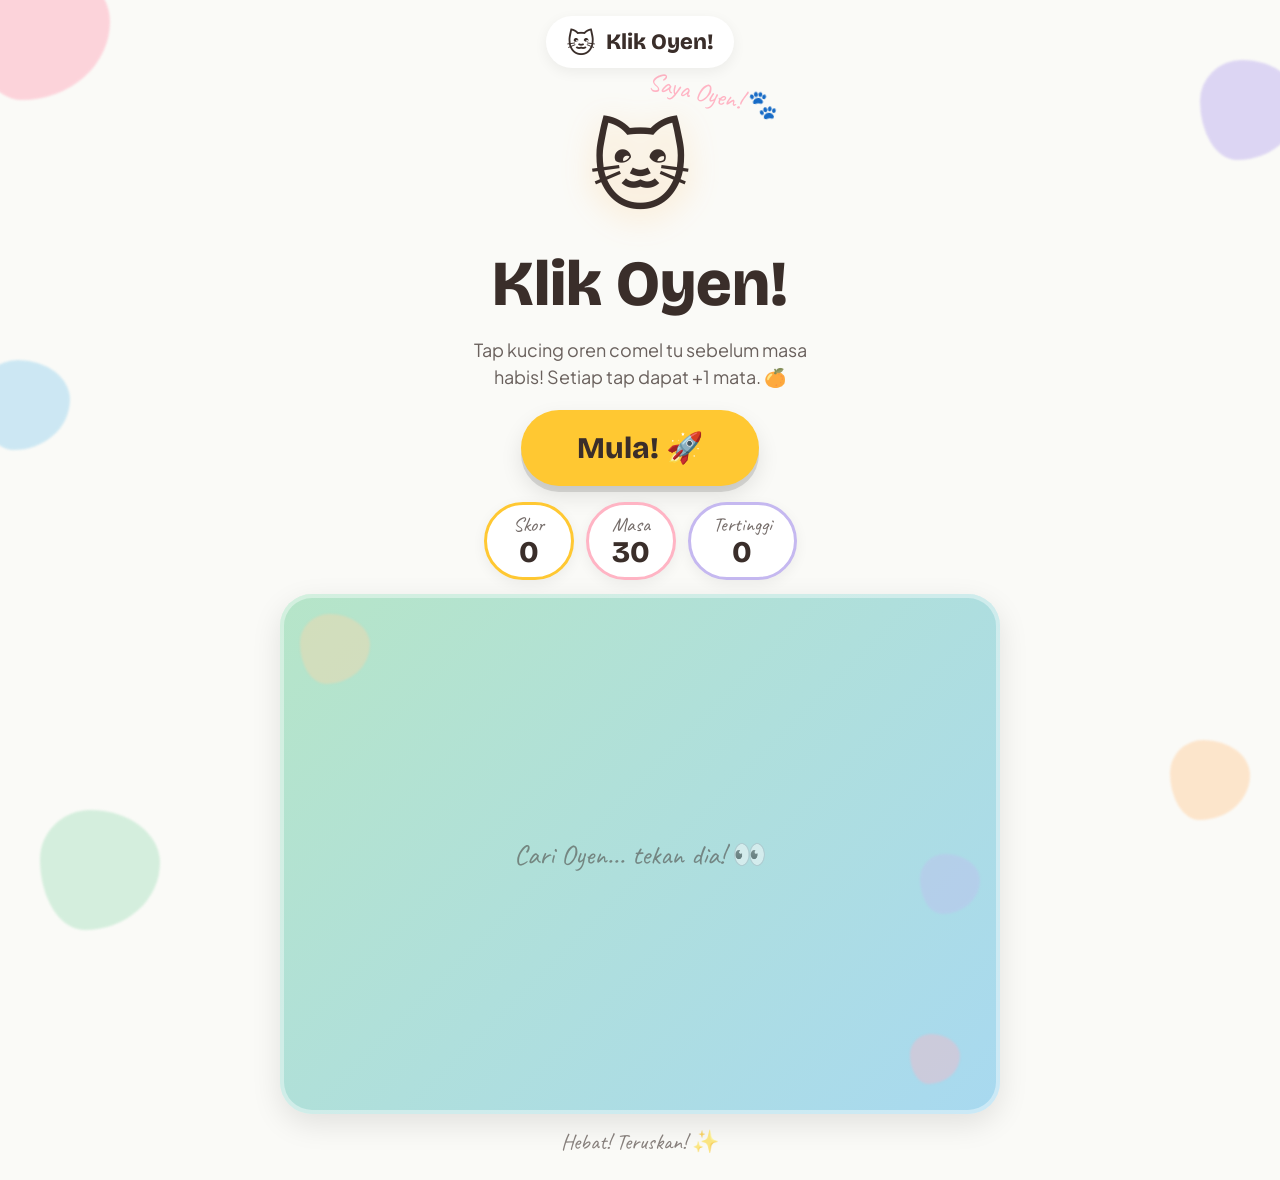
<file: apps/klik-oyen/index.html>
<!DOCTYPE html>
<html lang="ms">
<head>
  <meta charset="UTF-8">
  <meta name="viewport" content="width=device-width, initial-scale=1.0">
  <title>Klik Oyen! — DOLZ</title>
  <link rel="preconnect" href="https://fonts.googleapis.com">
  <link rel="preconnect" href="https://fonts.gstatic.com" crossorigin>
  <link href="https://fonts.googleapis.com/css2?family=Bricolage+Grotesque:opsz,wght@12..96,400..800&family=Plus+Jakarta+Sans:wght@400;500;600;700;800&family=Caveat:wght@400;700&display=swap" rel="stylesheet">
  <style>
    :root {
      --bg: #FAFAF7;
      --sunny: #FFC832;
      --coral: #FFB4C4;
      --lavender: #C5B8F0;
      --mint: #B6E5C8;
      --peach: #FFD4A8;
      --sky: #A8D9F0;
      --ink: #3A2E2A;
    }

    * { margin: 0; padding: 0; box-sizing: border-box; }

    html, body { height: 100%; }

    body {
      min-height: 100dvh;
      background: var(--bg);
      font-family: "Plus Jakarta Sans", system-ui, -apple-system, sans-serif;
      color: var(--ink);
      position: relative;
      overflow: hidden;
      display: flex;
      flex-direction: column;
    }

    /* ---------- decorative blobs ---------- */
    .blob {
      position: absolute;
      border-radius: 42% 58% 63% 37% / 41% 44% 56% 59%;
      opacity: 0.55;
      filter: blur(1px);
      pointer-events: none;
      z-index: 0;
      animation: floatBlob 6s ease-in-out infinite;
    }

    /* ---------- header ---------- */
    .topbar {
      padding: 16px 20px;
      display: flex;
      justify-content: center;
      align-items: center;
      position: relative;
      z-index: 10;
    }

    .brand-pill {
      display: flex;
      align-items: center;
      gap: 10px;
      background: #FFFFFF;
      border-radius: 9999px;
      padding: 8px 20px;
      box-shadow: 0 4px 14px rgba(0,0,0,0.06);
    }

    .brand-pill .cat {
      font-size: 28px;
      animation: wiggle 2s ease-in-out infinite;
    }

    .brand-pill .label {
      font-family: "Bricolage Grotesque", "Plus Jakarta Sans", system-ui, sans-serif;
      font-weight: 800;
      font-size: 22px;
      color: var(--ink);
    }

    /* ---------- main ---------- */
    main {
      flex: 1;
      display: flex;
      flex-direction: column;
      align-items: center;
      justify-content: center;
      padding: 8px 16px 24px;
      position: relative;
      z-index: 5;
      gap: 16px;
    }

    .screen {
      display: none;
      flex-direction: column;
      align-items: center;
      gap: 20px;
      text-align: center;
      max-width: 480px;
      width: 100%;
    }

    .screen.visible { display: flex; }

    .cat-big-frame { position: relative; }

    .cat-big {
      width: 140px;
      height: 140px;
      display: flex;
      align-items: center;
      justify-content: center;
      font-size: 98px;
      line-height: 1;
      filter: drop-shadow(0 8px 16px rgba(255,180,76,0.4));
      animation: oyenBob 2.4s ease-in-out infinite;
    }

    .speech {
      position: absolute;
      font-family: "Caveat", cursive;
      font-size: 26px;
      color: var(--coral);
      display: block;
      white-space: nowrap;
    }

    .title-big {
      font-family: "Bricolage Grotesque", "Plus Jakarta Sans", system-ui, sans-serif;
      font-weight: 800;
      font-size: clamp(40px, 9vw, 64px);
      line-height: 1;
      color: var(--ink);
    }

    .desc {
      font-size: 18px;
      color: var(--ink);
      opacity: 0.75;
      line-height: 1.5;
      max-width: 360px;
      margin: 0;
    }

    .caveat {
      font-family: "Caveat", cursive;
      color: var(--ink);
      opacity: 0.8;
      font-size: 24px;
    }

    /* ---------- buttons ---------- */
    .pill-btn {
      background: var(--sunny);
      color: var(--ink);
      border: none;
      border-radius: 9999px;
      padding: 18px 44px;
      font-family: "Bricolage Grotesque", "Plus Jakarta Sans", system-ui, sans-serif;
      font-weight: 800;
      font-size: 26px;
      cursor: pointer;
      box-shadow: 0 6px 0 rgba(0,0,0,0.12), 0 10px 22px rgba(0,0,0,0.10);
      transition: transform 0.18s cubic-bezier(0.34, 1.56, 0.64, 1), box-shadow 0.18s ease;
      -webkit-tap-highlight-color: transparent;
      user-select: none;
    }

    .pill-btn:active {
      transform: translateY(4px);
    }

    .pill-btn--sunny { background: var(--sunny); }
    .pill-btn--lavender { background: var(--lavender); }

    .btn-cta { font-size: 30px; padding: 20px 56px; }

    /* ---------- stat pills ---------- */
    .stats-row {
      display: flex;
      gap: 12px;
      flex-wrap: wrap;
      justify-content: center;
    }

    .stat-pill {
      background: #FFFFFF;
      border-radius: 9999px;
      padding: 10px 22px;
      display: flex;
      flex-direction: column;
      align-items: center;
      gap: 2px;
      box-shadow: 0 4px 14px rgba(0,0,0,0.06);
      border: 3px solid var(--sunny);
      min-width: 90px;
    }

    .stat-pill .lbl {
      font-family: "Caveat", cursive;
      font-size: 20px;
      color: var(--ink);
      opacity: 0.7;
      line-height: 1;
    }

    .stat-pill .val {
      font-family: "Bricolage Grotesque", "Plus Jakarta Sans", system-ui, sans-serif;
      font-weight: 800;
      font-size: 30px;
      color: var(--ink);
      line-height: 1;
    }

    /* ---------- playfield ---------- */
    .play-wrap {
      display: flex;
      flex-direction: column;
      align-items: center;
      gap: 14px;
      width: 100%;
      max-width: 720px;
    }

    .playfield {
      width: 100%;
      height: min(62vh, 520px);
      min-height: 320px;
      background: linear-gradient(135deg, var(--mint) 0%, var(--sky) 100%);
      border-radius: 32px;
      position: relative;
      overflow: hidden;
      box-shadow: 0 10px 30px rgba(0,0,0,0.10), inset 0 0 0 4px rgba(255,255,255,0.4);
      touch-action: manipulation;
    }

    .hint {
      position: absolute;
      inset: 0;
      display: none;
      align-items: center;
      justify-content: center;
      font-family: "Caveat", cursive;
      font-size: 28px;
      color: var(--ink);
      opacity: 0.5;
      text-align: center;
      padding: 20px;
      pointer-events: none;
    }

    .hint.visible { display: flex; }

    .miss-text {
      font-family: "Caveat", cursive;
      font-size: 22px;
      color: var(--ink);
      opacity: 0.6;
      text-align: center;
    }

    /* ---------- oyen ---------- */
    .oyen {
      position: absolute;
      width: 80px;
      height: 80px;
      display: flex;
      align-items: center;
      justify-content: center;
      cursor: pointer;
      user-select: none;
      touch-action: none;
      animation: oyenAppear 0.3s cubic-bezier(0.34, 1.56, 0.64, 1);
    }

    .oyen-ring {
      position: absolute;
      inset: -8px;
      border-radius: 50%;
      background: var(--coral);
      opacity: 0.5;
      animation: pulseRing 1s ease-out infinite;
    }

    .oyen-round {
      position: relative;
      width: 64px;
      height: 64px;
      border-radius: 50%;
      background: #FFFFFF;
      display: flex;
      align-items: center;
      justify-content: center;
      font-size: 40px;
      box-shadow: 0 4px 12px rgba(0,0,0,0.15);
      border: 4px solid var(--coral);
    }

    .pop {
      position: absolute;
      font-family: "Bricolage Grotesque", "Plus Jakarta Sans", system-ui, sans-serif;
      font-weight: 800;
      font-size: 32px;
      color: var(--sunny);
      text-shadow: 0 2px 4px rgba(0,0,0,0.2);
      pointer-events: none;
      transform: translate(-50%, -50%);
      animation: popFloat 0.7s ease-out forwards;
    }

    /* ---------- end screen ---------- */
    .end-head {
      font-family: "Bricolage Grotesque", "Plus Jakarta Sans", system-ui, sans-serif;
      font-weight: 800;
      font-size: clamp(32px, 7vw, 48px);
      line-height: 1;
      color: var(--ink);
    }

    .record-tag {
      font-family: "Caveat", cursive;
      font-size: 30px;
      color: var(--coral);
      animation: wiggle 1.5s ease-in-out infinite;
    }

    /* ---------- dashboard ---------- */
    .dash {
      display: flex;
      flex-direction: column;
      gap: 16px;
      width: 100%;
      max-width: 400px;
      background: #FFFFFF;
      border-radius: 24px;
      padding: 20px;
      box-shadow: 0 12px 36px rgba(0,0,0,0.10);
      animation: dashIn 0.35s cubic-bezier(0.34, 1.56, 0.64, 1);
    }

    .record-banner {
      display: flex;
      flex-direction: column;
      align-items: center;
      gap: 6px;
      text-align: center;
      background: linear-gradient(135deg, var(--sunny), #ffb347);
      border-radius: 18px;
      padding: 18px 16px;
      animation: wiggle 1.5s ease-in-out infinite;
    }

    .record-star { font-size: 44px; line-height: 1; }

    .record-title {
      font-family: "Bricolage Grotesque", "Plus Jakarta Sans", system-ui, sans-serif;
      font-weight: 800;
      font-size: 26px;
      color: var(--ink);
      letter-spacing: 0.02em;
      margin: 0;
    }

    .record-sub {
      font-size: 14px;
      font-weight: 600;
      color: var(--ink);
      opacity: 0.8;
      margin: 0;
    }

    .record-form {
      display: flex;
      gap: 8px;
      width: 100%;
      margin-top: 6px;
    }

    .record-name-input {
      flex: 1;
      min-width: 0;
      padding: 12px 16px;
      border: 2px solid rgba(58,46,42,0.25);
      border-radius: 9999px;
      font-family: "Plus Jakarta Sans", system-ui, sans-serif;
      font-size: 15px;
      font-weight: 600;
      color: var(--ink);
      background: #FFFFFF;
      outline: none;
    }

    .record-name-input:focus {
      border-color: var(--ink);
    }

    .save-btn {
      padding: 12px 22px;
      font-size: 16px;
      box-shadow: 0 4px 0 rgba(0,0,0,0.12), 0 8px 18px rgba(0,0,0,0.10);
    }

    .dash-grid {
      display: grid;
      grid-template-columns: repeat(2, 1fr);
      gap: 10px;
    }

    .dash-card {
      display: flex;
      flex-direction: column;
      align-items: center;
      gap: 2px;
      background: #FAFAF7;
      border: 3px solid var(--sunny);
      border-radius: 16px;
      padding: 14px 10px;
    }

    .dash-card--wide {
      grid-column: span 2;
    }

    .dash-card .lbl {
      font-family: "Caveat", cursive;
      font-size: 20px;
      color: var(--ink);
      opacity: 0.7;
      line-height: 1;
    }

    .dash-card .val {
      font-family: "Bricolage Grotesque", "Plus Jakarta Sans", system-ui, sans-serif;
      font-weight: 800;
      font-size: 34px;
      color: var(--ink);
      line-height: 1.1;
    }

    .record-holder {
      font-family: "Caveat", cursive;
      font-size: 22px;
      color: var(--ink);
      opacity: 0.75;
      text-align: center;
      line-height: 1.3;
    }

    .record-holder[hidden],
    .record-banner[hidden] {
      display: none;
    }

    .record-holder b { opacity: 1; }

    @keyframes dashIn {
      0% { opacity: 0; transform: translateY(14px) scale(0.96); }
      100% { opacity: 1; transform: translateY(0) scale(1); }
    }

    /* ---------- keyframes ---------- */
    @keyframes oyenBob {
      0%, 100% { transform: translateY(0) rotate(-3deg); }
      50% { transform: translateY(-10px) rotate(3deg); }
    }
    @keyframes oyenAppear {
      0% { transform: scale(0) rotate(-20deg); opacity: 0; }
      60% { transform: scale(1.15) rotate(5deg); opacity: 1; }
      100% { transform: scale(1) rotate(0deg); opacity: 1; }
    }
    @keyframes popFloat {
      0% { transform: translate(-50%, -50%) scale(0.5); opacity: 1; }
      100% { transform: translate(-50%, -140%) scale(1.4); opacity: 0; }
    }
    @keyframes wiggle {
      0%, 100% { transform: rotate(-2deg); }
      50% { transform: rotate(2deg); }
    }
    @keyframes floatBlob {
      0%, 100% { transform: translate(0, 0) rotate(0deg); }
      50% { transform: translate(10px, -14px) rotate(8deg); }
    }
    @keyframes pulseRing {
      0% { transform: scale(0.8); opacity: 0.6; }
      100% { transform: scale(1.6); opacity: 0; }
    }
  </style>
</head>
<body>

  <div class="blob" style="top:-40px; left:-30px; width:140px; height:140px; background:var(--coral); animation-duration:6s;"></div>
  <div class="blob" style="top:60px; right:-20px; width:100px; height:100px; background:var(--lavender); animation-duration:7s; animation-delay:1s;"></div>
  <div class="blob" style="bottom:-30px; left:40px; width:120px; height:120px; background:var(--mint); animation-duration:8s; animation-delay:2s;"></div>
  <div class="blob" style="bottom:80px; right:30px; width:80px; height:80px; background:var(--peach); animation-duration:5.5s; animation-delay:.5s;"></div>
  <div class="blob" style="top:40%; left:-20px; width:90px; height:90px; background:var(--sky); animation-duration:9s; animation-delay:3s;"></div>

  <header class="topbar">
    <div class="brand-pill">
      <span class="cat">🐱</span>
      <span class="label">Klik Oyen!</span>
    </div>
  </header>

  <main>
    <!-- START -->
    <div class="screen visible" id="screenStart">
      <div class="cat-big-frame">
        <div class="cat-big">🐱</div>
        <span class="speech" style="top:-14px; right:-70px; transform:rotate(12deg); color:var(--coral);">Saya Oyen! 🐾</span>
      </div>
      <h1 class="title-big">Klik Oyen!</h1>
      <p class="desc">Tap kucing oren comel tu sebelum masa habis! Setiap tap dapat +1 mata. 🍊</p>
      <button class="pill-btn pill-btn--sunny btn-cta" id="btnStart">Mula! 🚀</button>
      <div class="caveat" id="startHigh" style="display:none;"></div>
    </div>

    <!-- PLAY -->
    <div class="screen play-wrap" id="screenPlay">
      <div class="stats-row">
        <div class="stat-pill" style="border-color:var(--sunny);"><span class="lbl">Skor</span><span class="val" id="statScore">0</span></div>
        <div class="stat-pill" style="border-color:var(--coral);"><span class="lbl">Masa</span><span class="val" id="statTime">30</span></div>
        <div class="stat-pill" style="border-color:var(--lavender);"><span class="lbl">Tertinggi</span><span class="val" id="statHigh">0</span></div>
      </div>
      <div class="playfield" id="playfield">
        <div class="blob" style="top:20px; left:20px; width:70px; height:70px; background:var(--peach); opacity:0.4; animation-duration:6s;"></div>
        <div class="blob" style="bottom:30px; right:40px; width:50px; height:50px; background:var(--coral); opacity:0.4; animation-duration:5s;"></div>
        <div class="blob" style="top:50%; right:20px; width:60px; height:60px; background:var(--lavender); opacity:0.35; animation-duration:7s;"></div>
        <div class="hint visible" id="hint">Cari Oyen... tekan dia! 👀</div>
      </div>
      <div class="miss-text" id="missText">Hebat! Teruskan! ✨</div>
    </div>

    <!-- END -->
    <div class="screen" id="screenEnd">
      <div class="cat-big-frame">
        <div class="cat-big" style="width:110px; height:110px; font-size:77px;">🐱</div>
        <span class="speech" id="endSpeech" style="top:-22px; right:-46px; transform:rotate(-8deg); color:var(--lavender);">Cuba lagi!</span>
      </div>
      <h2 class="end-head">Masa Habis!</h2>

      <div class="dash" id="dashGame">
        <!-- SPECIAL: new record dashboard -->
        <div class="record-banner" id="recordBanner" hidden>
          <span class="record-star">🏆</span>
          <h3 class="record-title">REKOD BAHARU!</h3>
          <p class="record-sub">Awak cipta rekod tertinggi DOLZ! Masukkan nama awak:</p>
          <div class="record-form">
            <input type="text" id="recordName" class="record-name-input" maxlength="20" placeholder="Nama awak..." autocomplete="off">
            <button class="pill-btn pill-btn--lavender save-btn" id="saveRecord">Simpan 🎉</button>
          </div>
        </div>

        <!-- dashboard stats -->
        <div class="dash-grid" id="dashStats">
          <div class="dash-card" style="border-color:var(--sunny);">
            <span class="lbl">Skor Awak</span>
            <span class="val" id="endScore">0</span>
          </div>
          <div class="dash-card" style="border-color:var(--coral);">
            <span class="lbl">Terlepas</span>
            <span class="val" id="endMiss">0</span>
          </div>
          <div class="dash-card dash-card--wide" style="border-color:var(--lavender);">
            <span class="lbl">Skor Tertinggi</span>
            <span class="val" id="endHigh">0</span>
          </div>
        </div>

        <div class="record-holder" id="recordHolder"></div>
      </div>

      <button class="pill-btn pill-btn--lavender btn-cta" id="btnAgain">Main Lagi 🔁</button>
    </div>
  </main>

  <script>
    const CANDY_COLORS = {
      bg: '#FAFAF7', sunny: '#FFC832', coral: '#FFB4C4', lavender: '#C5B8F0',
      mint: '#B6E5C8', peach: '#FFD4A8', sky: '#A8D9F0', ink: '#3A2E2A'
    };
    const PLAYFIELD_COLORS = [CANDY_COLORS.coral, CANDY_COLORS.lavender, CANDY_COLORS.mint, CANDY_COLORS.peach, CANDY_COLORS.sky, CANDY_COLORS.sunny];
    const ROUND_DURATION = 30;
    const OYEN_LIFETIME = 1000;
    const OYEN_INTERVAL = 850;

    const screenStart = document.getElementById('screenStart');
    const screenPlay = document.getElementById('screenPlay');
    const screenEnd = document.getElementById('screenEnd');
    const playfield = document.getElementById('playfield');
    const hint = document.getElementById('hint');
    const btnStart = document.getElementById('btnStart');
    const btnAgain = document.getElementById('btnAgain');

    let screen = 'start';
    let score = 0;
    let highScore = parseInt(localStorage.getItem('klik-oyen-hs') || '0', 10);
    let timeLeft = ROUND_DURATION;
    let misses = 0;
    let oyen = null;
    let oyenTimer = null;
    let intervalId = null;
    let tickId = null;
    let audioCtx = null;
    let record = { score: 0, name: '' };

    function loadRecord() {
      try {
        const r = JSON.parse(localStorage.getItem('klik-oyen-record') || 'null');
        if (r && typeof r.score === 'number' && typeof r.name === 'string') record = r;
      } catch (e) {}
    }

    function saveRecord(name) {
      record = { score: highScore, name: (name || 'Pemain').trim() || 'Pemain' };
      localStorage.setItem('klik-oyen-record', JSON.stringify(record));
      localStorage.setItem('klik-oyen-hs', String(highScore));
    }

    loadRecord();
    if (highScore < record.score) {
      highScore = record.score;
      localStorage.setItem('klik-oyen-hs', String(highScore));
    }

    function showScreen(s) {
      screen = s;
      screenStart.classList.toggle('visible', s === 'start');
      screenPlay.classList.toggle('visible', s === 'play');
      screenEnd.classList.toggle('visible', s === 'end');
    }

    function setStats() {
      document.getElementById('statScore').textContent = score;
      document.getElementById('statTime').textContent = timeLeft;
      document.getElementById('statHigh').textContent = highScore;
      document.getElementById('endScore').textContent = score;
      document.getElementById('endHigh').textContent = highScore;
    }

    function setStartHigh() {
      const el = document.getElementById('startHigh');
      if (highScore > 0) {
        el.style.display = 'block';
        el.innerHTML = 'Skor Tertinggi: ' + highScore + ' ⭐' +
          (record.score >= highScore && record.name
            ? ' oleh <b>' + escapeHtml(record.name) + '</b>'
            : '');
      }
    }

    function escapeHtml(str) {
      return String(str).replace(/[&<>"']/g, function (c) {
        return { '&': '&amp;', '<': '&lt;', '>': '&gt;', '"': '&quot;', "'": '&#39;' }[c];
      });
    }

    function playBeep(freq, duration, type) {
      try {
        if (!audioCtx) {
          const Ctx = window.AudioContext || window.webkitAudioContext;
          if (!Ctx) return;
          audioCtx = new Ctx();
        }
        if (audioCtx.state === 'suspended') audioCtx.resume();
        const osc = audioCtx.createOscillator();
        const gain = audioCtx.createGain();
        osc.type = type || 'triangle';
        osc.frequency.setValueAtTime(freq, audioCtx.currentTime);
        osc.frequency.exponentialRampToValueAtTime(freq * 1.5, audioCtx.currentTime + duration);
        gain.gain.setValueAtTime(0.18, audioCtx.currentTime);
        gain.gain.exponentialRampToValueAtTime(0.001, audioCtx.currentTime + duration);
        osc.connect(gain);
        gain.connect(audioCtx.destination);
        osc.start();
        osc.stop(audioCtx.currentTime + duration);
      } catch (e) {}
    }

    function clearTimers() {
      if (oyenTimer) { clearTimeout(oyenTimer); oyenTimer = null; }
      if (intervalId) { clearInterval(intervalId); intervalId = null; }
      if (tickId) { clearInterval(tickId); tickId = null; }
    }

    function removeOyen() {
      if (oyen) { oyen.remove(); oyen = null; }
      if (oyenTimer) { clearTimeout(oyenTimer); oyenTimer = null; }
    }

    function spawnOyen() {
      if (oyenVisible()) return;
      const rect = playfield.getBoundingClientRect();
      const margin = 50;
      const x = margin + Math.random() * Math.max(20, rect.width - margin * 2 - 80);
      const y = margin + Math.random() * Math.max(20, rect.height - margin * 2 - 80);
      const colorIdx = Math.floor(Math.random() * PLAYFIELD_COLORS.length);

      const el = document.createElement('div');
      el.className = 'oyen';
      el.style.left = x + 'px';
      el.style.top = y + 'px';

      const ring = document.createElement('div');
      ring.className = 'oyen-ring';
      ring.style.background = PLAYFIELD_COLORS[colorIdx];

      const round = document.createElement('div');
      round.className = 'oyen-round';
      round.style.borderColor = PLAYFIELD_COLORS[colorIdx];
      round.textContent = '🐱';

      el.appendChild(ring);
      el.appendChild(round);
      el.addEventListener('pointerdown', handleTap);
      playfield.appendChild(el);

      oyen = el;
      hint.classList.remove('visible');

      oyenTimer = setTimeout(() => {
        if (oyen) {
          removeOyen();
          misses++;
          document.getElementById('missText').textContent = misses > 0
            ? 'Cepat sikit! Terlepas ' + misses + ' kali 🙀'
            : 'Hebat! Teruskan! ✨';
        }
      }, OYEN_LIFETIME);
    }

    function oyenVisible() {
      return oyen !== null;
    }

    function handleTap(e) {
      e.preventDefault();
      if (!oyen) return;
      score++;
      setStats();
      playBeep(880, 0.14, 'triangle');

      const rect = playfield.getBoundingClientRect();
      const px = (e.clientX || 0) - rect.left;
      const py = (e.clientY || 0) - rect.top;

      const pop = document.createElement('div');
      pop.className = 'pop';
      pop.textContent = '+1';
      pop.style.left = px + 'px';
      pop.style.top = py + 'px';
      playfield.appendChild(pop);
      setTimeout(() => pop.remove(), 700);

      removeOyen();
    }

    function startGame() {
      clearTimers();
      removeOyen();
      score = 0;
      misses = 0;
      timeLeft = ROUND_DURATION;
      setStats();
      document.getElementById('missText').textContent = 'Hebat! Teruskan! ✨';
      hint.classList.add('visible');
      showScreen('play');
      playBeep(660, 0.1, 'sine');

      setTimeout(spawnOyen, 400);
      intervalId = setInterval(() => {
        if (!oyenVisible()) spawnOyen();
      }, OYEN_INTERVAL);
      tickId = setInterval(() => {
        timeLeft--;
        setStats();
        if (timeLeft <= 0) endGame();
      }, 1000);
    }

    function endGame() {
      clearTimers();
      removeOyen();
      const prevHigh = highScore;
      const isRecord = score > prevHigh;
      if (score > highScore) {
        highScore = score;
        localStorage.setItem('klik-oyen-hs', String(highScore));
      }
      setStats();
      document.getElementById('endSpeech').textContent = isRecord ? 'Rekod baru! 🎉' : 'Cuba lagi!';
      document.getElementById('endSpeech').style.color = isRecord ? 'var(--coral)' : 'var(--lavender)';

      document.getElementById('endScore').textContent = score;
      document.getElementById('endMiss').textContent = misses;
      document.getElementById('endHigh').textContent = highScore;

      const banner = document.getElementById('recordBanner');
      const holderBox = document.getElementById('recordHolder');
      const nameInput = document.getElementById('recordName');

      if (isRecord) {
        banner.hidden = false;
        holderBox.hidden = true;
        nameInput.value = '';
        setTimeout(() => nameInput.focus(), 350);
      } else {
        banner.hidden = true;
        holderBox.hidden = false;
        holderBox.innerHTML = record.score > 0
          ? '👑 Rekod dipegang oleh <b>' + escapeHtml(record.name) + '</b> dengan ' + record.score + ' mata'
          : 'Jadilah yang pertama mencipta rekod! 🐾';
      }

      showScreen('end');
      playBeep(440, 0.2, 'sine');
      setTimeout(() => playBeep(550, 0.2, 'sine'), 120);
      setTimeout(() => playBeep(660, 0.3, 'sine'), 260);
      setStartHigh();
    }

    function submitRecord() {
      const name = document.getElementById('recordName').value.trim();
      saveRecord(name);
      const banner = document.getElementById('recordBanner');
      const holderBox = document.getElementById('recordHolder');
      banner.hidden = true;
      holderBox.hidden = false;
      holderBox.innerHTML = '🏆 Rekod baharu oleh <b>' + escapeHtml(record.name) + '</b> — ' + record.score + ' mata!';
      setStartHigh();
    }

    document.getElementById('saveRecord').addEventListener('click', submitRecord);
    document.getElementById('recordName').addEventListener('keydown', (e) => {
      if (e.key === 'Enter') submitRecord();
    });

    btnStart.addEventListener('click', startGame);
    btnAgain.addEventListener('click', startGame);

    highScore = parseInt(localStorage.getItem('klik-oyen-hs') || '0', 10);
    setStats();
    setStartHigh();
    showScreen('start');
  </script>
</body>
</html>
</file>
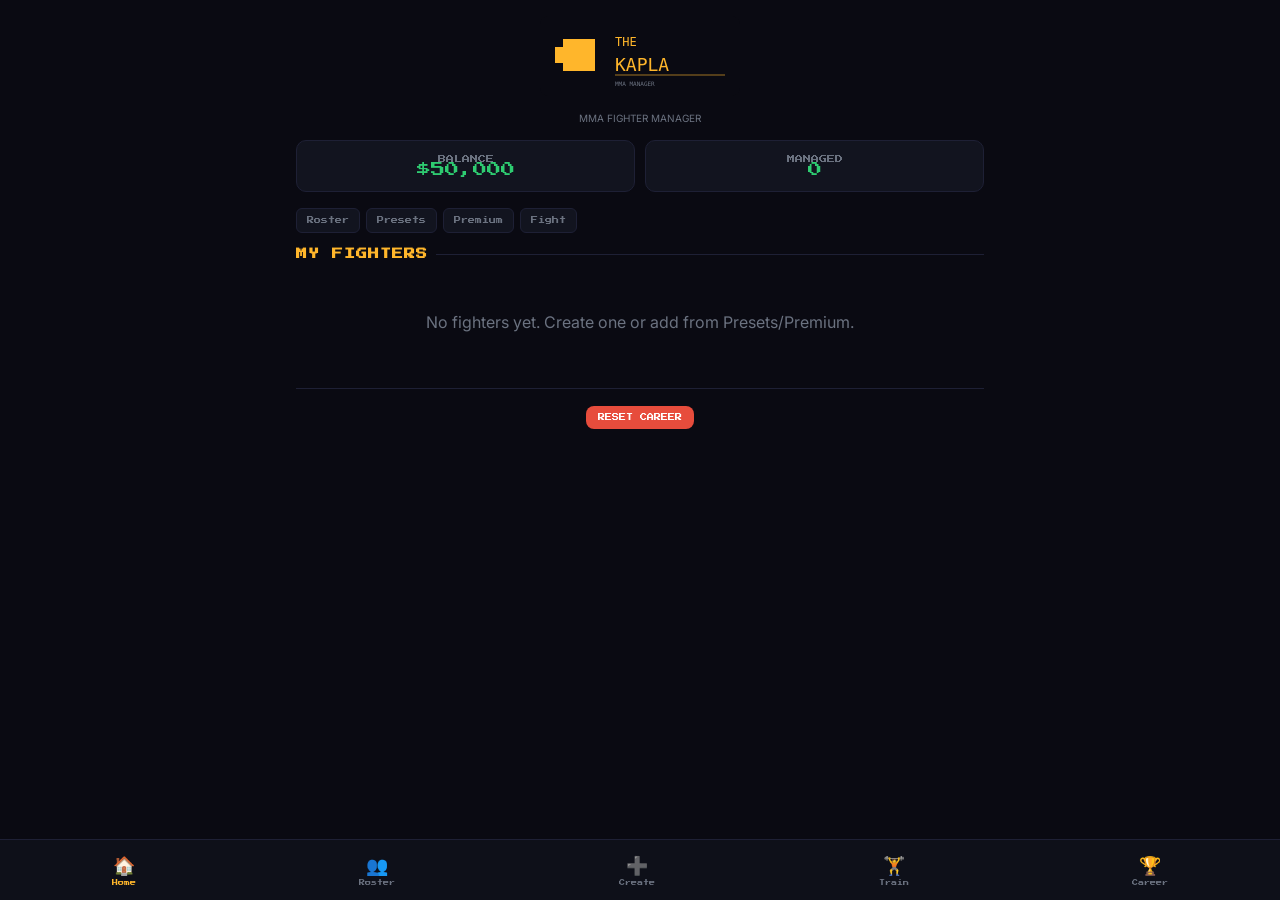
<file: apps/the-kapla/index.html>
<!DOCTYPE html>
<html lang="en">
<head>
<meta charset="UTF-8">
<meta name="viewport" content="width=device-width, initial-scale=1.0">
<title>THE KAPLA - MMA Fighter Manager</title>
<link href="https://fonts.googleapis.com/css2?family=Press+Start+2P&family=Inter:wght@400;600;700&display=swap" rel="stylesheet">
<style>
*,*::before,*::after{box-sizing:border-box;margin:0;padding:0}
:root{
--bg:#0a0a12;--card:#12141f;--card-hover:#1a1d2e;--accent:#FFB62B;
--secondary:#8b5cf6;--text:#e8eaf2;--muted:#6b7280;--border:#1e2035;
--gold-grad:linear-gradient(135deg,#FFD700,#FFA500);--legendary:#FFD700;
--champion:#60A5FA;--green:#2ecc71;--red:#e74c3c;
}
html{scroll-behavior:smooth}
body{font-family:'Inter',sans-serif;background:var(--bg);color:var(--text);min-height:100vh;overflow-x:hidden;padding-bottom:80px}
h1,h2,h3,h4{font-family:'Press Start 2P',monospace;color:var(--accent);letter-spacing:1px}
.screen{display:none;padding:16px;max-width:720px;margin:0 auto}
.screen.active{display:block}
.top-nav{display:flex;gap:6px;flex-wrap:wrap;margin-bottom:16px}
.top-nav button{background:var(--card);border:1px solid var(--border);color:var(--muted);font-family:'Press Start 2P',monospace;font-size:7px;padding:8px 10px;border-radius:6px;cursor:pointer;transition:.2s}
.top-nav button:hover,.top-nav button.active{background:var(--accent);color:#000;border-color:var(--accent)}
.bottom-nav{position:fixed;bottom:0;left:0;right:0;background:#0e1019;border-top:1px solid var(--border);display:flex;justify-content:space-around;padding:8px 0;z-index:100}
.bottom-nav button{background:none;border:none;color:var(--muted);font-family:'Press Start 2P',monospace;font-size:6px;display:flex;flex-direction:column;align-items:center;gap:4px;cursor:pointer;padding:6px 12px;transition:.2s}
.bottom-nav button.active{color:var(--accent)}
.bottom-nav button .icon{font-size:18px}
.card{background:var(--card);border:1px solid var(--border);border-radius:10px;padding:14px;transition:.2s;cursor:pointer}
.card:hover{background:var(--card-hover);border-color:var(--accent);transform:translateY(-2px)}
.stat-bar{height:6px;background:#1a1d2e;border-radius:3px;overflow:hidden;margin:3px 0}
.stat-bar-fill{height:100%;border-radius:3px;transition:width .4s}
.stat-row{display:flex;justify-content:space-between;font-size:10px;margin-bottom:2px}
.stat-row span:first-child{color:var(--muted)}
.stat-row span:last-child{color:var(--accent);font-weight:700}
.form-group{margin-bottom:14px}
.form-group label{display:block;font-size:9px;font-family:'Press Start 2P',monospace;color:var(--muted);margin-bottom:5px}
.form-group input,.form-group select{width:100%;padding:10px;background:#0e1019;border:1px solid var(--border);border-radius:6px;color:var(--text);font-family:'Inter',sans-serif;font-size:13px}
.form-group input:focus,.form-group select:focus{outline:none;border-color:var(--accent)}
.btn{font-family:'Press Start 2P',monospace;font-size:9px;padding:12px 20px;border:none;border-radius:8px;cursor:pointer;transition:.2s;text-transform:uppercase}
.btn-primary{background:var(--accent);color:#000}
.btn-primary:hover{background:#ffcc50;transform:translateY(-1px)}
.btn-secondary{background:var(--secondary);color:#fff}
.btn-secondary:hover{background:#a78bfa}
.btn-danger{background:#e74c3c;color:#fff}
.btn-danger:hover{background:#ff6b6b}
.btn-gold{background:var(--gold-grad);color:#000}
.btn-gold:hover{opacity:.9}
.btn-sm{font-size:7px;padding:8px 12px}
.btn-block{width:100%}
.text-center{text-align:center}
.mb-8{margin-bottom:8px}
.mb-12{margin-bottom:12px}
.mb-16{margin-bottom:16px}
.mb-20{margin-bottom:20px}
.mt-12{margin-top:12px}
.grid-2{display:grid;grid-template-columns:1fr 1fr;gap:10px}
.grid-3{display:grid;grid-template-columns:1fr 1fr 1fr;gap:10px}
.badge{display:inline-block;font-family:'Press Start 2P',monospace;font-size:6px;padding:3px 7px;border-radius:4px;text-transform:uppercase}
.badge-new{background:var(--green);color:#000}
.badge-standard{background:var(--muted);color:#fff}
.badge-preset{background:var(--secondary);color:#fff}
.badge-premium{background:var(--gold-grad);color:#000}
.badge-legendary{background:linear-gradient(135deg,#FFD700,#FFA500);color:#000}
.badge-champion{background:linear-gradient(135deg,#60A5FA,#3B82F6);color:#fff}
.badge-amateur{background:#6366f1;color:#fff}
.badge-pro{background:#22c55e;color:#000}
.divider{border:none;border-top:1px solid var(--border);margin:16px 0}
.pixel-grid{display:grid;gap:1px;width:80px;height:110px}
.pixel-cell{width:10px;height:10px;border-radius:1px}
.fighter-card{display:flex;gap:14px;align-items:flex-start}
.fighter-card .info{flex:1}
.fighter-card .info h3{font-size:10px;margin-bottom:4px}
.fighter-card .info .nickname{font-size:12px;color:var(--secondary);font-style:italic;margin-bottom:6px}
.fighter-card .info .meta{font-size:11px;color:var(--muted);margin-bottom:8px}
.fighter-card .info .meta span{margin-right:12px}
.stat-grid{display:grid;grid-template-columns:1fr 1fr;gap:4px 16px}
.money-display{font-family:'Press Start 2P',monospace;font-size:14px;color:var(--green)}
.section-title{font-size:11px;margin-bottom:12px;display:flex;align-items:center;gap:8px}
.section-title::after{content:'';flex:1;height:1px;background:var(--border)}
.premium-card{position:relative;overflow:hidden}
.premium-card .aura{position:absolute;inset:-2px;border-radius:12px;opacity:0;animation:aura-pulse 2s ease-in-out infinite;z-index:0}
@keyframes aura-pulse{0%,100%{opacity:0}50%{opacity:.4}}
.premium-card:hover .aura{opacity:.3}
.toast{position:fixed;top:20px;right:20px;background:var(--card);border:1px solid var(--accent);color:var(--text);padding:12px 20px;border-radius:8px;font-size:12px;z-index:200;animation:slide-in .3s;box-shadow:0 4px 20px rgba(0,0,0,.5)}
@keyframes slide-in{from{transform:translateX(100%);opacity:0}to{transform:translateX(0);opacity:1}}
.placeholder-screen{text-align:center;padding:60px 20px;color:var(--muted)}
.placeholder-screen .big-icon{font-size:48px;margin-bottom:16px}
.placeholder-screen h3{font-size:12px;color:var(--accent);margin-bottom:12px}
.empty-state{text-align:center;padding:40px;color:var(--muted)}
.record-grid{display:grid;grid-template-columns:repeat(5,1fr);gap:6px;text-align:center;margin:12px 0}
.record-grid .stat-box{background:#0e1019;padding:8px 4px;border-radius:6px}
.record-grid .stat-box .num{font-family:'Press Start 2P',monospace;font-size:12px;color:var(--accent)}
.record-grid .stat-box .lbl{font-size:8px;color:var(--muted);margin-top:2px}
.potential-bar{position:relative;height:8px;background:#1a1d2e;border-radius:4px;overflow:hidden}
.potential-bar-fill{height:100%;border-radius:4px;background:linear-gradient(90deg,var(--secondary),var(--accent))}
.potential-label{position:absolute;right:0;top:-14px;font-size:8px;color:var(--muted)}

/* Sprite Animation */
.sprite-box{display:inline-block;width:120px;height:120px;image-rendering:pixelated;position:relative}
.sprite-box img{width:100%;height:100%;object-fit:contain;image-rendering:pixelated}
.fight-arena{display:flex;justify-content:space-between;align-items:flex-end;padding:20px;background:#0e1019;border-radius:12px;border:1px solid var(--border);min-height:200px;position:relative;overflow:hidden}
.fight-arena::before{content:'';position:absolute;bottom:0;left:0;right:0;height:40px;background:linear-gradient(transparent,#1a1d2e)}
.fighter-sprite{position:relative;z-index:1;transition:transform .3s}
.fighter-sprite.attacking{animation:attack .4s ease-out}
.fighter-sprite.hurt{animation:hurt .3s ease-out}
@keyframes attack{0%{transform:translateX(0)}50%{transform:translateX(30px) scale(1.1)}100%{transform:translateX(0)}}
@keyframes hurt{0%{transform:translateX(0)}25%{transform:translateX(-10px)}50%{transform:translateX(5px)}75%{transform:translateX(-5px)}100%{transform:translateX(0)}}
.fight-hud{display:flex;justify-content:space-between;margin-bottom:12px}
.fight-hp{flex:1;height:12px;background:#1a1d2e;border-radius:6px;overflow:hidden;margin:0 6px}
.fight-hp-fill{height:100%;border-radius:6px;transition:width .5s}
.fight-controls{display:flex;gap:8px;justify-content:center;margin-top:16px;flex-wrap:wrap}
.fight-log{max-height:120px;overflow-y:auto;font-size:10px;padding:8px;background:#0a0a12;border-radius:8px;margin-top:12px}
.fight-log p{margin:4px 0;color:var(--muted)}
.fight-log p.hit{color:var(--red)}
.fight-log p.miss{color:var(--muted)}
.fight-log p.ko{color:var(--accent);font-weight:700}
</style>
</head>
<body>

<!-- ===== SCREENS ===== -->
<div id="screen-dashboard" class="screen active">
  <div class="text-center mb-16">
    <img src="assets/logo.svg" alt="THE KAPLA" style="max-width:200px;margin-bottom:8px;image-rendering:pixelated;">
    <p style="color:var(--muted);font-size:10px;margin-top:4px">MMA FIGHTER MANAGER</p>
  </div>
  <div class="grid-2 mb-16">
    <div class="card text-center">
      <p style="font-size:8px;color:var(--muted);font-family:'Press Start 2P',monospace">BALANCE</p>
      <p class="money-display" id="dash-money">$50,000</p>
    </div>
    <div class="card text-center">
      <p style="font-size:8px;color:var(--muted);font-family:'Press Start 2P',monospace">MANAGED</p>
      <p class="money-display" id="dash-fighters">0</p>
    </div>
  </div>
  <div class="top-nav mb-16" id="dash-nav">
    <button onclick="showScreen('roster')">Roster</button>
    <button onclick="showScreen('presets')">Presets</button>
    <button onclick="showScreen('premium')">Premium</button>
    <button onclick="showScreen('fight')">Fight</button>
  </div>
  <h4 class="section-title mb-12">MY FIGHTERS</h4>
  <div id="dash-roster"></div>
  <hr class="divider">
  <div class="text-center">
    <button class="btn btn-danger btn-sm" onclick="resetCareer()">Reset Career</button>
  </div>
</div>

<div id="screen-roster" class="screen">
  <h3 style="font-size:12px;margin-bottom:4px">ROSTER</h3>
  <p style="color:var(--muted);font-size:10px;margin-bottom:16px">All fighters in the database</p>
  <div id="roster-list"></div>
</div>

<div id="screen-profile" class="screen">
  <button class="btn btn-sm btn-secondary mb-12" onclick="goBack()">&larr; Back</button>
  <div id="profile-content"></div>
</div>

<div id="screen-create" class="screen">
  <h3 style="font-size:12px;margin-bottom:16px">CREATE FIGHTER</h3>
  <form id="create-form" onsubmit="return createFighter(event)">
    <div class="form-group">
      <label>Full Name *</label>
      <input type="text" id="cf-name" placeholder="e.g. Marcus Johnson" required>
    </div>
    <div class="form-group">
      <label>Nickname *</label>
      <input type="text" id="cf-nickname" placeholder="e.g. The Beast" required>
    </div>
    <div class="grid-2">
      <div class="form-group">
        <label>Nationality *</label>
        <input type="text" id="cf-nationality" placeholder="e.g. USA" required>
      </div>
      <div class="form-group">
        <label>Age *</label>
        <input type="number" id="cf-age" min="18" max="45" placeholder="25" required>
      </div>
    </div>
    <div class="grid-2">
      <div class="form-group">
        <label>Weight Class *</label>
        <select id="cf-weight" required>
          <option value="">Select...</option>
          <option>Strawweight</option><option>Flyweight</option><option>Bantamweight</option>
          <option>Featherweight</option><option>Lightweight</option><option>Welterweight</option>
          <option>Middleweight</option><option>Light Heavyweight</option><option>Heavyweight</option>
        </select>
      </div>
      <div class="form-group">
        <label>Fighting Style *</label>
        <select id="cf-style" required>
          <option value="">Select...</option>
          <option>Boxer</option><option>Muay Thai</option><option>Wrestler</option>
          <option>BJJ</option><option>All-Rounder</option>
        </select>
      </div>
    </div>
    <h4 class="section-title" style="font-size:9px;margin-top:20px">APPEARANCE</h4>
    <div class="grid-2">
      <div class="form-group">
        <label>Body Type</label>
        <select id="cf-body">
          <option>Athletic</option><option>Muscular</option><option>Lean</option><option>Stocky</option>
        </select>
      </div>
      <div class="form-group">
        <label>Hair</label>
        <select id="cf-hair">
          <option value="#1a1a2e">Black</option><option value="#4a3728">Brown</option>
          <option value="#c4a35a">Blonde</option><option value="#8b2500">Red</option>
          <option value="#d4d4d4">White</option><option value="none">Bald</option>
        </select>
      </div>
    </div>
    <div class="grid-3">
      <div class="form-group">
        <label>Skin Tone</label>
        <select id="cf-skin">
          <option value="#F5D0A9">Light</option><option value="#D4A574">Tan</option>
          <option value="#C68642">Medium</option><option value="#8D5524">Dark</option>
        </select>
      </div>
      <div class="form-group">
        <label>Shorts</label>
        <select id="cf-shorts">
          <option value="#e74c3c">Red</option><option value="#3498db">Blue</option>
          <option value="#2ecc71">Green</option><option value="#f39c12">Orange</option>
          <option value="#9b59b6">Purple</option><option value="#1abc9c">Teal</option>
          <option value="#e67e22">Dark Orange</option><option value="#2c3e50">Navy</option>
        </select>
      </div>
      <div class="form-group">
        <label>Gloves</label>
        <select id="cf-gloves">
          <option value="#c0392b">Red</option><option value="#2980b9">Blue</option>
          <option value="#27ae60">Green</option><option value="#f1c40f">Gold</option>
          <option value="#8e44ad">Purple</option>
        </select>
      </div>
    </div>
    <button type="submit" class="btn btn-primary btn-block mt-12">Create Fighter</button>
  </form>
</div>

<div id="screen-presets" class="screen">
  <h3 style="font-size:12px;margin-bottom:4px">PRESET FIGHTERS</h3>
  <p style="color:var(--muted);font-size:10px;margin-bottom:16px">Ready-made fighters to add to your team</p>
  <div id="presets-list"></div>
</div>

<div id="screen-premium" class="screen">
  <h3 style="font-size:12px;margin-bottom:4px">PREMIUM FIGHTERS</h3>
  <p style="color:var(--muted);font-size:10px;margin-bottom:16px">Elite fighters with unique traits and passive abilities</p>
  <div id="premium-list"></div>
</div>

<div id="screen-training" class="screen">
  <div class="placeholder-screen">
    <div class="big-icon">🥊</div>
    <h3>COMING SOON</h3>
    <p>Training system is under development.<br>Improve your fighters' stats and unlock new abilities.</p>
  </div>
</div>

<div id="screen-career" class="screen">
  <div class="placeholder-screen">
    <div class="big-icon">🏆</div>
    <h3>COMING SOON</h3>
    <p>Career mode is under development.<br>Build your legacy as a manager.</p>
  </div>
</div>

<div id="screen-fight" class="screen">
  <h3 style="font-size:12px;margin-bottom:4px">FIGHT NIGHT</h3>
  <p style="color:var(--muted);font-size:10px;margin-bottom:16px">Select your fighter and opponent</p>
  
  <div id="fight-select">
    <div class="form-group">
      <label>Your Fighter</label>
      <select id="fight-your-fighter"><option value="">Select fighter...</option></select>
    </div>
    <div class="form-group">
      <label>Opponent</label>
      <select id="fight-opponent"><option value="">Select opponent...</option></select>
    </div>
    <button class="btn btn-primary btn-block" onclick="startFight()">START FIGHT</button>
  </div>

  <div id="fight-arena" style="display:none">
    <div class="fight-hud">
      <div style="flex:1;text-align:left">
        <div style="font-size:9px;font-family:'Press Start 2P',monospace;color:var(--accent)" id="fight-name-left">FIGHTER 1</div>
        <div class="fight-hp"><div class="fight-hp-fill" id="fight-hp-left" style="width:100%;background:var(--green)"></div></div>
      </div>
      <div style="font-size:9px;font-family:'Press Start 2P',monospace;color:var(--muted)" id="fight-round">ROUND 1</div>
      <div style="flex:1;text-align:right">
        <div style="font-size:9px;font-family:'Press Start 2P',monospace;color:var(--secondary)" id="fight-name-right">FIGHTER 2</div>
        <div class="fight-hp"><div class="fight-hp-fill" id="fight-hp-right" style="width:100%;background:var(--secondary)"></div></div>
      </div>
    </div>

    <div class="fight-arena">
      <div class="fighter-sprite" id="sprite-left">
        <img src="assets/sprites/idle.png" alt="Fighter 1">
      </div>
      <div class="fighter-sprite" id="sprite-right" style="transform:scaleX(-1)">
        <img src="assets/sprites/idle.png" alt="Fighter 2">
      </div>
    </div>

    <div class="fight-log" id="fight-log"></div>

    <div class="fight-controls">
      <button class="btn btn-primary btn-sm" onclick="fightAction('punch')">Punch</button>
      <button class="btn btn-primary btn-sm" onclick="fightAction('kick')">Kick</button>
      <button class="btn btn-primary btn-sm" onclick="fightAction('takedown')">Takedown</button>
      <button class="btn btn-primary btn-sm" onclick="fightAction('block')">Block</button>
      <button class="btn btn-danger btn-sm" onclick="endFight()">Surrender</button>
    </div>
  </div>
</div>

<!-- ===== BOTTOM NAV ===== -->
<nav class="bottom-nav" id="bottom-nav">
  <button class="active" data-screen="dashboard" onclick="showScreen('dashboard')">
    <span class="icon">🏠</span>Home
  </button>
  <button data-screen="roster" onclick="showScreen('roster')">
    <span class="icon">👥</span>Roster
  </button>
  <button data-screen="create" onclick="showScreen('create')">
    <span class="icon">➕</span>Create
  </button>
  <button data-screen="training" onclick="showScreen('training')">
    <span class="icon">🏋️</span>Train
  </button>
  <button data-screen="career" onclick="showScreen('career')">
    <span class="icon">🏆</span>Career
  </button>
</nav>

<!-- ===== TOAST CONTAINER ===== -->
<div id="toast-container"></div>

<script>
// ============================================================
// DATA & STATE
// ============================================================
const STORAGE_KEY = 'kapla_save';

const SKIN_COLORS = { Light:'#F5D0A9', Medium:'#C68642', Dark:'#8D5524', Tan:'#D4A574' };
const HAIR_COLORS = { Black:'#1a1a2e', Brown:'#4a3728', Blonde:'#c4a35a', Red:'#8b2500', White:'#d4d4d4' };

const DEFAULT_PRESETS = [
  {
    id:'p1', name:'Jax Reyes', nickname:'Ironfist', nationality:'Philippines', age:26,
    weightClass:'Welterweight', fightingStyle:'Boxer', tier:'Preset',
    thumbnail:'assets/fighters/jax-reyes.png',
    record:{wins:12,losses:3,draws:1,koWins:8,subWins:1},
    stats:{punchPower:88,kickPower:45,accuracy:82,strikingDefense:78,wrestling:55,takedown:42,takedownDefense:70,bjj:35,submission:30,strength:80,speed:75,cardio:72,chin:82,recovery:68,fightIQ:75,composure:70,aggression:85},
    career:{level:'Pro',potential:72,experience:60,morale:78,trainingProgress:30},
    appearance:{bodyType:'Muscular',hair:'#1a1a2e',skinTone:'#D4A574',shortsColor:'#e74c3c',gloveColor:'#c0392b'}
  },
  {
    id:'p2', name:'Ryuan Kai', nickname:'The Hammer', nationality:'Thailand', age:24,
    weightClass:'Middleweight', fightingStyle:'Muay Thai', tier:'Preset',
    thumbnail:'assets/fighters/ryuan-kai.png',
    record:{wins:15,losses:2,draws:0,koWins:10,subWins:2},
    stats:{punchPower:78,kickPower:92,accuracy:80,strikingDefense:75,wrestling:60,takedown:55,takedownDefense:65,bjj:40,submission:38,strength:78,speed:80,cardio:82,chin:78,recovery:72,fightIQ:78,composure:72,aggression:80},
    career:{level:'Pro',potential:80,experience:55,morale:82,trainingProgress:25},
    appearance:{bodyType:'Athletic',hair:'#1a1a2e',skinTone:'#C68642',shortsColor:'#3498db',gloveColor:'#2980b9'}
  },
  {
    id:'p3', name:'Dante Cole', nickname:'Lockdown', nationality:'USA', age:28,
    weightClass:'Light Heavyweight', fightingStyle:'Wrestler', tier:'Preset',
    thumbnail:'assets/fighters/dante-cole.png',
    record:{wins:18,losses:4,draws:0,koWins:5,subWins:6},
    stats:{punchPower:65,kickPower:40,accuracy:70,strikingDefense:68,wrestling:95,takedown:92,takedownDefense:88,bjj:55,submission:50,strength:90,speed:68,cardio:78,chin:85,recovery:75,fightIQ:80,composure:82,aggression:75},
    career:{level:'Pro',potential:68,experience:70,morale:75,trainingProgress:40},
    appearance:{bodyType:'Stocky',hair:'#4a3728',skinTone:'#8D5524',shortsColor:'#2ecc71',gloveColor:'#27ae60'}
  },
  {
    id:'p4', name:'Niko Vale', nickname:'Silent Hands', nationality:'Brazil', age:25,
    weightClass:'Lightweight', fightingStyle:'BJJ', tier:'Preset',
    thumbnail:'assets/fighters/niko-vale.png',
    record:{wins:14,losses:2,draws:2,koWins:3,subWins:9},
    stats:{punchPower:55,kickPower:60,accuracy:75,strikingDefense:72,wrestling:68,takedown:72,takedownDefense:70,bjj:95,submission:92,strength:65,speed:82,cardio:80,chin:70,recovery:78,fightIQ:88,composure:85,aggression:55},
    career:{level:'Pro',potential:78,experience:52,morale:80,trainingProgress:20},
    appearance:{bodyType:'Lean',hair:'#1a1a2e',skinTone:'#D4A574',shortsColor:'#9b59b6',gloveColor:'#8e44ad'}
  },
  {
    id:'p5', name:'Kairo Morgan', nickname:'Apex', nationality:'USA', age:27,
    weightClass:'Middleweight', fightingStyle:'All-Rounder', tier:'Preset',
    thumbnail:'assets/fighters/kairo-morgan-preset.png',
    record:{wins:16,losses:3,draws:1,koWins:6,subWins:4},
    stats:{punchPower:80,kickPower:78,accuracy:82,strikingDefense:80,wrestling:80,takedown:78,takedownDefense:82,bjj:78,submission:75,strength:82,speed:80,cardio:85,chin:80,recovery:78,fightIQ:83,composure:80,aggression:78},
    career:{level:'Pro',potential:85,experience:62,morale:82,trainingProgress:35},
    appearance:{bodyType:'Athletic',hair:'#4a3728',skinTone:'#8D5524',shortsColor:'#f39c12',gloveColor:'#f1c40f'}
  }
];

const DEFAULT_PREMIUM = [
  {
    id:'x1', name:'Kairo "Apex" Morgan', nickname:'Apex', nationality:'USA', age:27,
    weightClass:'Middleweight', fightingStyle:'All-Rounder', tier:'Premium', premiumTier:'LEGENDARY',
    trait:'Apex Mindset', passive:'Apex Mindset', passiveDesc:'+5 Fight IQ during Round 3',
    auraColor:'#FFD700',
    thumbnail:'assets/fighters/kairo-apex.png',
    record:{wins:24,losses:2,draws:0,koWins:10,subWins:6},
    stats:{punchPower:86,kickPower:84,accuracy:88,strikingDefense:85,wrestling:84,takedown:82,takedownDefense:86,bjj:83,submission:80,strength:85,speed:84,cardio:90,chin:85,recovery:82,fightIQ:90,composure:88,aggression:82},
    career:{level:'Pro',potential:95,experience:85,morale:92,trainingProgress:60},
    appearance:{bodyType:'Athletic',hair:'#4a3728',skinTone:'#8D5524',shortsColor:'#f39c12',gloveColor:'#f1c40f'}
  },
  {
    id:'x2', name:'Victor "Golden Era" Stone', nickname:'Golden Era', nationality:'USA', age:32,
    weightClass:'Welterweight', fightingStyle:'Boxer', tier:'Premium', premiumTier:'LEGENDARY',
    trait:'Veteran Timing', passive:'Veteran Timing', passiveDesc:'Small counter-striking bonus',
    auraColor:'#FFA500',
    thumbnail:'assets/fighters/victor-stone.png',
    record:{wins:30,losses:4,draws:1,koWins:22,subWins:2},
    stats:{punchPower:94,kickPower:35,accuracy:92,strikingDefense:90,wrestling:48,takedown:35,takedownDefense:75,bjj:30,submission:25,strength:82,speed:80,cardio:78,chin:88,recovery:80,fightIQ:92,composure:90,aggression:80},
    career:{level:'Pro',potential:90,experience:95,morale:88,trainingProgress:50},
    appearance:{bodyType:'Muscular',hair:'#c4a35a',skinTone:'#F5D0A9',shortsColor:'#2c3e50',gloveColor:'#f1c40f'}
  },
  {
    id:'x3', name:'Malik "The Wall" Cross', nickname:'The Wall', nationality:'Nigeria', age:29,
    weightClass:'Heavyweight', fightingStyle:'Wrestler', tier:'Premium', premiumTier:'CHAMPION',
    trait:'Iron Base', passive:'Iron Base', passiveDesc:'Improved takedown defense when stamina is high',
    auraColor:'#60A5FA',
    thumbnail:'assets/fighters/malik-cross.png',
    record:{wins:22,losses:1,draws:0,koWins:8,subWins:9},
    stats:{punchPower:72,kickPower:45,accuracy:70,strikingDefense:72,wrestling:96,takedown:94,takedownDefense:95,bjj:60,submission:55,strength:92,speed:70,cardio:82,chin:90,recovery:80,fightIQ:85,composure:88,aggression:78},
    career:{level:'Pro',potential:92,experience:80,morale:90,trainingProgress:45},
    appearance:{bodyType:'Stocky',hair:'#1a1a2e',skinTone:'#8D5524',shortsColor:'#3498db',gloveColor:'#2980b9'}
  }
];

// ============================================================
// STATE
// ============================================================
let state = null;

function getDefaultState() {
  return {
    money: 50000,
    record: { wins:0, losses:0, draws:0, koWins:0, subWins:0 },
    fighters: [],
    allFighters: JSON.parse(JSON.stringify([...DEFAULT_PRESETS, ...DEFAULT_PREMIUM])),
    fighterIdCounter: 100
  };
}

function loadState() {
  try {
    const saved = localStorage.getItem(STORAGE_KEY);
    if (saved) {
      state = JSON.parse(saved);
      if (!state.allFighters) state.allFighters = JSON.parse(JSON.stringify([...DEFAULT_PRESETS, ...DEFAULT_PREMIUM]));
      if (!state.fighterIdCounter) state.fighterIdCounter = 100;
    } else {
      state = getDefaultState();
    }
  } catch(e) {
    state = getDefaultState();
  }
}

function saveState() {
  try { localStorage.setItem(STORAGE_KEY, JSON.stringify(state)); } catch(e) {}
}

function resetCareer() {
  if (!confirm('Reset all progress? This cannot be undone!')) return;
  state = getDefaultState();
  saveState();
  showScreen('dashboard');
  toast('Career reset!');
}

// ============================================================
// NAVIGATION
// ============================================================
let currentScreen = 'dashboard';
let history = ['dashboard'];

function showScreen(name) {
  document.querySelectorAll('.screen').forEach(s => s.classList.remove('active'));
  const el = document.getElementById('screen-' + name);
  if (el) el.classList.add('active');

  document.querySelectorAll('.bottom-nav button').forEach(b => {
    b.classList.toggle('active', b.dataset.screen === name);
  });

  if (name !== currentScreen) history.push(name);
  currentScreen = name;

  renderScreen(name);
  window.scrollTo(0, 0);
}

function goBack() {
  history.pop();
  const prev = history.pop() || 'dashboard';
  showScreen(prev);
}

// ============================================================
// RENDERING
// ============================================================
function renderScreen(name) {
  switch(name) {
    case 'dashboard': renderDashboard(); break;
    case 'roster': renderRoster(); break;
    case 'presets': renderPresets(); break;
    case 'premium': renderPremium(); break;
    case 'fight': renderFightSelect(); break;
    case 'profile': break;
  }
}

function renderDashboard() {
  document.getElementById('dash-money').textContent = '$' + state.money.toLocaleString();
  document.getElementById('dash-fighters').textContent = state.fighters.length;

  const container = document.getElementById('dash-roster');
  if (state.fighters.length === 0) {
    container.innerHTML = '<div class="empty-state"><p>No fighters yet. Create one or add from Presets/Premium.</p></div>';
    return;
  }
  container.innerHTML = state.fighters.map(id => {
    const f = state.allFighters.find(x => x.id === id);
    if (!f) return '';
    return renderFighterMiniCard(f);
  }).join('');
}

function renderRoster() {
  const container = document.getElementById('roster-list');
  if (state.allFighters.length === 0) {
    container.innerHTML = '<div class="empty-state"><p>No fighters in database.</p></div>';
    return;
  }
  container.innerHTML = state.allFighters.map(f => renderFighterMiniCard(f)).join('');
}

function renderPresets() {
  const container = document.getElementById('presets-list');
  container.innerHTML = DEFAULT_PRESETS.map(f => {
    const managed = state.fighters.includes(f.id);
    return `
      <div class="card mb-12" onclick="showProfile('${f.id}')">
        <div class="fighter-card">
          ${renderPixelArt(f, 64, 88)}
          <div class="info">
            <h3>${f.name}</h3>
            <div class="nickname">"${f.nickname}"</div>
            <div class="meta">
              <span class="badge badge-preset">Preset</span>
              <span>${f.fightingStyle}</span> &middot; <span>${f.nationality}</span>
            </div>
            <div style="font-size:10px;color:var(--muted)">Overall: <span style="color:var(--accent);font-weight:700">${calcOverall(f)}</span></div>
            ${managed ? '<div style="font-size:9px;color:var(--green);margin-top:4px">✓ On Your Team</div>' : `<button class="btn btn-primary btn-sm mt-12" onclick="event.stopPropagation();addFighter('${f.id}')">Add to Team ($5,000)</button>`}
          </div>
        </div>
      </div>
    `;
  }).join('');
}

function renderPremium() {
  const container = document.getElementById('premium-list');
  container.innerHTML = DEFAULT_PREMIUM.map(f => {
    const managed = state.fighters.includes(f.id);
    const aura = f.premiumTier === 'LEGENDARY' ? 'var(--legendary)' : 'var(--champion)';
    return `
      <div class="premium-card card mb-12" onclick="showProfile('${f.id}')">
        <div class="aura" style="background:${aura};box-shadow:0 0 30px ${aura}"></div>
        <div class="fighter-card" style="position:relative;z-index:1">
          ${renderPixelArt(f, 64, 88)}
          <div class="info">
            <h3>${f.name}</h3>
            <div class="nickname">"${f.nickname}"</div>
            <div class="meta">
              <span class="badge ${f.premiumTier === 'LEGENDARY' ? 'badge-legendary' : 'badge-champion'}">${f.premiumTier}</span>
              <span>${f.fightingStyle}</span> &middot; <span>${f.nationality}</span>
            </div>
            <div style="font-size:10px;color:var(--muted);margin-bottom:4px">Overall: <span style="color:var(--accent);font-weight:700">${calcOverall(f)}</span></div>
            <div style="font-size:9px;color:var(--secondary);margin-bottom:4px">${f.trait}: ${f.passiveDesc}</div>
            ${managed ? '<div style="font-size:9px;color:var(--green)">✓ On Your Team</div>' : `<button class="btn btn-gold btn-sm mt-12" onclick="event.stopPropagation();addFighter('${f.id}')">Sign ($15,000)</button>`}
          </div>
        </div>
      </div>
    `;
  }).join('');
}

function showProfile(id) {
  const f = state.allFighters.find(x => x.id === id);
  if (!f) return;
  const managed = state.fighters.includes(id);
  const ov = calcOverall(f);

  const statLabels = {
    punchPower:'Punch Power', kickPower:'Kick Power', accuracy:'Accuracy',
    strikingDefense:'Striking Def', wrestling:'Wrestling', takedown:'Takedowns',
    takedownDefense:'Takedown Def', bjj:'BJJ', submission:'Submission',
    strength:'Strength', speed:'Speed', cardio:'Cardio', chin:'Chin',
    recovery:'Recovery', fightIQ:'Fight IQ', composure:'Composure', aggression:'Aggression'
  };

  let html = `
    <div class="card mb-16">
      <div class="fighter-card">
        ${renderPixelArt(f, 80, 110)}
        <div class="info">
          <h3 style="font-size:13px">${f.name}</h3>
          <div class="nickname" style="font-size:14px">"${f.nickname}"</div>
          <div class="meta">
            ${f.tier === 'Premium' ? `<span class="badge ${f.premiumTier === 'LEGENDARY' ? 'badge-legendary' : 'badge-champion'}">${f.premiumTier}</span>` : `<span class="badge badge-${f.tier.toLowerCase()}">${f.tier}</span>`}
            &middot; <span>${f.fightingStyle}</span> &middot; <span>${f.nationality}</span>
          </div>
          <div class="meta">
            <span>Age: ${f.age}</span> &middot; <span>${f.weightClass}</span> &middot; <span>${f.appearance.bodyType}</span>
          </div>
          <div style="margin-top:8px;font-size:11px">Overall: <span style="color:var(--accent);font-weight:700;font-size:14px">${ov}</span></div>
        </div>
      </div>
    </div>
  `;

  if (f.tier === 'Premium') {
    html += `
      <div class="card mb-16" style="border-color:${f.auraColor || '#FFD700'}">
        <h4 style="font-size:9px;margin-bottom:8px">${f.trait}</h4>
        <p style="font-size:11px;color:var(--text)">${f.passiveDesc}</p>
      </div>
    `;
  }

  html += `
    <h4 class="section-title mb-12">RECORD</h4>
    <div class="record-grid">
      <div class="stat-box"><div class="num">${f.record.wins}</div><div class="lbl">WINS</div></div>
      <div class="stat-box"><div class="num">${f.record.losses}</div><div class="lbl">LOSSES</div></div>
      <div class="stat-box"><div class="num">${f.record.draws}</div><div class="lbl">DRAWS</div></div>
      <div class="stat-box"><div class="num">${f.record.koWins}</div><div class="lbl">KO W</div></div>
      <div class="stat-box"><div class="num">${f.record.subWins}</div><div class="lbl">SUB W</div></div>
    </div>
  `;

  html += `<h4 class="section-title mb-12">STATS</h4><div class="stat-grid mb-16">`;
  for (const [key, label] of Object.entries(statLabels)) {
    const val = f.stats[key] || 0;
    const color = val >= 85 ? 'var(--green)' : val >= 65 ? 'var(--accent)' : val >= 45 ? '#f39c12' : 'var(--red)';
    html += `
      <div>
        <div class="stat-row"><span>${label}</span><span>${val}</span></div>
        <div class="stat-bar"><div class="stat-bar-fill" style="width:${val}%;background:${color}"></div></div>
      </div>
    `;
  }
  html += `</div>`;

  html += `
    <h4 class="section-title mb-12">CAREER</h4>
    <div class="card mb-16">
      <div class="stat-row mb-8"><span>Level</span><span><span class="badge badge-amateur">${f.career.level}</span></span></div>
      <div class="stat-row mb-8"><span>Morale</span><span>${f.career.morale}/100</span></div>
      <div class="stat-row mb-8"><span>Experience</span><span>${f.career.experience}</span></div>
      <div style="margin-top:8px">
        <div style="font-size:9px;color:var(--muted);margin-bottom:3px">Potential: ${f.career.potential}/100</div>
        <div class="potential-bar"><div class="potential-bar-fill" style="width:${f.career.potential}%"></div></div>
      </div>
    </div>
  `;

  html += `<div style="display:flex;gap:8px;flex-wrap:wrap">`;
  if (!managed && f.tier === 'Preset') {
    html += `<button class="btn btn-primary btn-sm" onclick="addFighter('${f.id}')">Add to Team ($5,000)</button>`;
  }
  if (!managed && f.tier === 'Premium') {
    html += `<button class="btn btn-gold btn-sm" onclick="addFighter('${f.id}')">Sign ($15,000)</button>`;
  }
  if (managed) {
    html += `<button class="btn btn-danger btn-sm" onclick="removeFighter('${f.id}')">Release Fighter</button>`;
  }
  html += `<button class="btn btn-secondary btn-sm" onclick="goBack()">Back</button></div>`;

  document.getElementById('profile-content').innerHTML = html;
  showScreen('profile');
}

// ============================================================
// PIXEL ART
// ============================================================
function renderPixelArt(f, w, h) {
  // Use SVG thumbnail if available
  if (f.thumbnail) {
    return `<img src="${f.thumbnail}" alt="${f.name}" style="width:${w}px;height:${h}px;image-rendering:pixelated;">`;
  }
  // Fallback to CSS pixel art
  const skin = f.appearance.skinTone;
  const shorts = f.appearance.shortsColor;
  const gloves = f.appearance.gloveColor;
  const hair = f.appearance.hair === 'none' ? 'transparent' : f.appearance.hair;
  const rows = 11, cols = 8;
  const cw = w / cols, ch = h / rows;

  const grid = [
    // row 0 - top of head
    ['T','T','H','H','H','H','T','T'],
    // row 1 - head
    ['T','H','H','H','H','H','H','T'],
    // row 2 - face
    ['T','H','S','S','S','S','H','T'],
    // row 3 - neck/shoulders
    ['T','G','S','S','S','S','G','T'],
    // row 4 - torso
    ['T','G','S','S','S','S','G','T'],
    // row 5 - torso
    ['T','T','S','S','S','S','T','T'],
    // row 6 - shorts top
    ['T','T','H2','H2','H2','H2','T','T'],
    // row 7 - shorts
    ['T','T','H2','H2','H2','H2','T','T'],
    // row 8 - legs
    ['T','T','S','T','T','S','T','T'],
    // row 9 - legs
    ['T','T','S','T','T','S','T','T'],
    // row 10 - feet
    ['T','T','D','T','T','D','T','T']
  ];

  let html = `<div class="pixel-grid" style="width:${w}px;height:${h}px;grid-template-columns:repeat(${cols},${cw}px);grid-template-rows:repeat(${rows},${ch}px)">`;
  for (let r = 0; r < rows; r++) {
    for (let c = 0; c < cols; c++) {
      const cell = grid[r][c];
      let color;
      switch(cell) {
        case 'S': color = skin; break;
        case 'H': color = hair; break;
        case 'G': color = gloves; break;
        case 'H2': color = shorts; break;
        case 'D': color = '#333'; break;
        default: color = 'transparent'; break;
      }
      html += `<div class="pixel-cell" style="background:${color}"></div>`;
    }
  }
  html += '</div>';
  return html;
}

// ============================================================
// FIGHTER MANAGEMENT
// ============================================================
function calcOverall(f) {
  const s = f.stats;
  const keys = Object.keys(s);
  return Math.round(keys.reduce((sum, k) => sum + s[k], 0) / keys.length);
}

function addFighter(id) {
  const f = state.allFighters.find(x => x.id === id);
  if (!f) return;
  if (state.fighters.includes(id)) { toast('Already on your team!'); return; }

  const cost = f.tier === 'Premium' ? 15000 : 5000;
  if (state.money < cost) { toast('Not enough money!'); return; }

  state.money -= cost;
  state.fighters.push(id);
  saveState();
  toast(`${f.name} added to your team!`);

  if (currentScreen === 'presets') renderPresets();
  else if (currentScreen === 'premium') renderPremium();
  else if (currentScreen === 'roster') renderRoster();
}

function removeFighter(id) {
  const f = state.allFighters.find(x => x.id === id);
  if (!f) return;
  if (!confirm(`Release ${f.name}?`)) return;

  state.fighters = state.fighters.filter(x => x.id !== id);
  saveState();
  toast(`${f.name} released.`);
  goBack();
}

// ============================================================
// CREATE FIGHTER
// ============================================================
function generateStats(style) {
  const base = {};
  const styles = {
    'Boxer': { punchPower:[82,95], kickPower:[30,50], accuracy:[75,90], strikingDefense:[70,85], wrestling:[40,60], takedown:[30,50], takedownDefense:[60,78], bjj:[25,40], submission:[20,35], strength:[70,85], speed:[65,80], cardio:[60,78], chin:[72,88], recovery:[60,75], fightIQ:[70,85], composure:[65,80], aggression:[75,90] },
    'Muay Thai': { punchPower:[70,82], kickPower:[85,95], accuracy:[72,85], strikingDefense:[68,82], wrestling:[45,65], takedown:[40,58], takedownDefense:[55,72], bjj:[30,45], submission:[28,40], strength:[68,82], speed:[70,85], cardio:[75,88], chin:[70,85], recovery:[62,78], fightIQ:[70,82], composure:[62,78], aggression:[72,88] },
    'Wrestler': { punchPower:[55,70], kickPower:[30,48], accuracy:[60,75], strikingDefense:[60,75], wrestling:[88,98], takedown:[85,96], takedownDefense:[80,95], bjj:[45,60], submission:[40,55], strength:[82,95], speed:[60,75], cardio:[70,82], chin:[78,90], recovery:[65,80], fightIQ:[72,85], composure:[75,88], aggression:[68,82] },
    'BJJ': { punchPower:[48,62], kickPower:[52,68], accuracy:[68,80], strikingDefense:[65,78], wrestling:[60,75], takedown:[65,78], takedownDefense:[62,76], bjj:[88,98], submission:[85,96], strength:[58,72], speed:[75,88], cardio:[72,85], chin:[62,76], recovery:[70,85], fightIQ:[80,92], composure:[78,90], aggression:[48,62] },
    'All-Rounder': { punchPower:[72,85], kickPower:[70,82], accuracy:[72,85], strikingDefense:[70,84], wrestling:[72,84], takedown:[70,82], takedownDefense:[72,85], bjj:[68,82], submission:[65,78], strength:[72,85], speed:[72,85], cardio:[72,85], chin:[72,85], recovery:[70,84], fightIQ:[72,85], composure:[70,84], aggression:[68,82] }
  };

  const ranges = styles[style] || styles['All-Rounder'];
  const stats = {};
  for (const [key, [min, max]] of Object.entries(ranges)) {
    stats[key] = Math.floor(Math.random() * (max - min + 1)) + min;
  }
  return stats;
}

function createFighter(e) {
  e.preventDefault();
  const name = document.getElementById('cf-name').value.trim();
  const nickname = document.getElementById('cf-nickname').value.trim();
  const nationality = document.getElementById('cf-nationality').value.trim();
  const age = parseInt(document.getElementById('cf-age').value);
  const weightClass = document.getElementById('cf-weight').value;
  const fightingStyle = document.getElementById('cf-style').value;

  if (!name || !nickname || !nationality || !age || !weightClass || !fightingStyle) {
    toast('Please fill all required fields!');
    return false;
  }

  const id = 'f' + (++state.fighterIdCounter);
  const stats = generateStats(fightingStyle);

  const fighter = {
    id, name, nickname, nationality, age, weightClass, fightingStyle,
    tier: 'Standard',
    overall: 0,
    record: { wins:0, losses:0, draws:0, koWins:0, subWins:0 },
    stats,
    career: {
      level: 'Amateur',
      potential: Math.floor(Math.random() * 30) + 60,
      experience: 0,
      morale: Math.floor(Math.random() * 30) + 60,
      trainingProgress: 0
    },
    appearance: {
      bodyType: document.getElementById('cf-body').value,
      hair: document.getElementById('cf-hair').value,
      skinTone: document.getElementById('cf-skin').value,
      shortsColor: document.getElementById('cf-shorts').value,
      gloveColor: document.getElementById('cf-gloves').value
    }
  };

  fighter.overall = calcOverall(fighter);
  state.allFighters.push(fighter);
  state.fighters.push(id);
  saveState();

  document.getElementById('create-form').reset();
  toast(`${name} created!`);
  showScreen('roster');
  return false;
}

// ============================================================
// FIGHT SIMULATION
// ============================================================
let fightState = null;

function renderFightSelect() {
  const yourSel = document.getElementById('fight-your-fighter');
  const oppSel = document.getElementById('fight-opponent');
  yourSel.innerHTML = '<option value="">Select fighter...</option>';
  oppSel.innerHTML = '<option value="">Select opponent...</option>';
  
  state.fighters.forEach(id => {
    const f = state.allFighters.find(x => x.id === id);
    if (f) yourSel.innerHTML += `<option value="${id}">${f.name} (${calcOverall(f)})</option>`;
  });
  
  state.allFighters.forEach(f => {
    if (!state.fighters.includes(f.id)) {
      oppSel.innerHTML += `<option value="${f.id}">${f.name} (${calcOverall(f)})</option>`;
    }
  });
}

function startFight() {
  const yourId = document.getElementById('fight-your-fighter').value;
  const oppId = document.getElementById('fight-opponent').value;
  if (!yourId || !oppId) { toast('Select both fighters!'); return; }
  
  const you = state.allFighters.find(x => x.id === yourId);
  const opp = state.allFighters.find(x => x.id === oppId);
  if (!you || !opp) return;
  
  fightState = {
    you, opp,
    yourHp: 100, oppHp: 100,
    round: 1, maxRounds: 3,
    log: []
  };
  
  document.getElementById('fight-name-left').textContent = you.name.toUpperCase();
  document.getElementById('fight-name-right').textContent = opp.name.toUpperCase();
  document.getElementById('fight-hp-left').style.width = '100%';
  document.getElementById('fight-hp-right').style.width = '100%';
  document.getElementById('fight-round').textContent = 'ROUND 1';
  document.getElementById('fight-log').innerHTML = '';
  document.getElementById('fight-select').style.display = 'none';
  document.getElementById('fight-arena').style.display = 'block';
  
  addFightLog(`Fight started: ${you.name} vs ${opp.name}!`);
}

function addFightLog(msg, cls) {
  const log = document.getElementById('fight-log');
  const p = document.createElement('p');
  p.textContent = msg;
  if (cls) p.className = cls;
  log.appendChild(p);
  log.scrollTop = log.scrollHeight;
}

function fightAction(action) {
  if (!fightState) return;
  const { you, opp } = fightState;
  
  const yourOvr = calcOverall(you);
  const oppOvr = calcOverall(opp);
  
  let damage = 0;
  let sprite = '';
  let oppSprite = '';
  
  switch(action) {
    case 'punch':
      damage = Math.max(5, Math.floor((yourOvr * 0.3 + Math.random() * 20) - (oppOvr * 0.15)));
      sprite = 'assets/sprites/punch.png';
      oppSprite = 'assets/sprites/hurt.png';
      addFightLog(`${you.name} throws a punch! ${damage > 0 ? 'Hit!' : 'Missed!'}`, damage > 0 ? 'hit' : 'miss');
      break;
    case 'kick':
      damage = Math.max(3, Math.floor((yourOvr * 0.35 + Math.random() * 18) - (oppOvr * 0.18)));
      sprite = 'assets/sprites/kick.png';
      oppSprite = 'assets/sprites/hurt.png';
      addFightLog(`${you.name} throws a kick! ${damage > 0 ? 'Hit!' : 'Missed!'}`, damage > 0 ? 'hit' : 'miss');
      break;
    case 'takedown':
      damage = Math.max(4, Math.floor((yourOvr * 0.25 + Math.random() * 15) - (oppOvr * 0.12)));
      sprite = 'assets/sprites/takedown.png';
      oppSprite = 'assets/sprites/ground.png';
      addFightLog(`${you.name} goes for a takedown! ${damage > 0 ? 'Success!' : 'Blocked!'}`, damage > 0 ? 'hit' : 'miss');
      break;
    case 'block':
      damage = -Math.floor(Math.random() * 8);
      sprite = 'assets/sprites/block.png';
      addFightLog(`${you.name} blocks and recovers!`, 'miss');
      break;
  }
  
  // Animate
  const spriteLeft = document.getElementById('sprite-left');
  const spriteRight = document.getElementById('sprite-right');
  spriteLeft.querySelector('img').src = sprite;
  spriteLeft.classList.add('attacking');
  setTimeout(() => { spriteLeft.classList.remove('attacking'); spriteLeft.querySelector('img').src = 'assets/sprites/idle.png'; }, 400);
  
  if (damage > 0) {
    fightState.oppHp = Math.max(0, fightState.oppHp - damage);
    spriteRight.querySelector('img').src = oppSprite;
    spriteRight.classList.add('hurt');
    setTimeout(() => { spriteRight.classList.remove('hurt'); spriteRight.querySelector('img').src = 'assets/sprites/idle.png'; }, 300);
  }
  
  document.getElementById('fight-hp-right').style.width = fightState.oppHp + '%';
  
  // Opponent counter-attack
  setTimeout(() => {
    const counterDmg = Math.max(2, Math.floor((oppOvr * 0.2 + Math.random() * 12) - (yourOvr * 0.1)));
    fightState.yourHp = Math.max(0, fightState.yourHp - counterDmg);
    document.getElementById('fight-hp-left').style.width = fightState.yourHp + '%';
    addFightLog(`${opp.name} counters! -${counterDmg} HP`, 'hit');
    
    spriteRight.querySelector('img').src = 'assets/sprites/punch.png';
    spriteRight.classList.add('attacking');
    setTimeout(() => { spriteRight.classList.remove('attacking'); spriteRight.querySelector('img').src = 'assets/sprites/idle.png'; }, 400);
    
    if (fightState.yourHp <= 0) {
      addFightLog(`KO! ${opp.name} wins!`, 'ko');
      endFight();
    } else if (fightState.oppHp <= 0) {
      addFightLog(`KO! ${you.name} wins!`, 'ko');
      endFight();
    }
  }, 500);
}

function endFight() {
  if (!fightState) return;
  const { you, opp, yourHp, oppHp } = fightState;
  
  if (yourHp > oppHp) {
    you.record.wins++;
    opp.record.losses++;
    state.money += 5000;
    addFightLog(`${you.name} WINS! +$5,000`, 'ko');
  } else {
    you.record.losses++;
    opp.record.wins++;
    addFightLog(`${opp.name} wins.`, 'hit');
  }
  
  saveState();
  setTimeout(() => {
    document.getElementById('fight-select').style.display = 'block';
    document.getElementById('fight-arena').style.display = 'none';
    fightState = null;
    renderFightSelect();
  }, 2000);
}

// ============================================================
// TOAST
// ============================================================
function toast(msg) {
  const el = document.createElement('div');
  el.className = 'toast';
  el.textContent = msg;
  document.getElementById('toast-container').appendChild(el);
  setTimeout(() => { el.style.opacity = '0'; el.style.transition = 'opacity .3s'; }, 2500);
  setTimeout(() => el.remove(), 3000);
}

// ============================================================
// INIT
// ============================================================
loadState();
renderDashboard();
</script>
</body>
</html>
</file>
<file: style.css>
:root {
  --bg: #05060a;
  --bg-elevated: #0b0e16;
  --bg-card: #0e1220;
  --bg-card-hover: #141929;
  --border: #1c2238;
  --border-hover: #2c3554;
  --text: #e8eaf2;
  --text-muted: #8b91a7;
  --text-dim: #5a6072;
  --accent: #FFB62B;
  --accent-hover: #ffc654;
  --accent-soft: rgba(255, 182, 43, 0.12);
  --purple: #8b5cf6;
  --green: #22c55e;
  --cyan: #22d3ee;
  --pink: #f472b6;
  --blue: #38bdf8;
  --radius: 16px;
  --radius-sm: 10px;
  --font: 'Inter', -apple-system, BlinkMacSystemFont, 'Segoe UI', Roboto, sans-serif;
  --header-h: 68px;
  --shadow: 0 8px 30px rgba(0, 0, 0, 0.45);
  --transition: 0.25s cubic-bezier(0.4, 0, 0.2, 1);
}

* {
  margin: 0;
  padding: 0;
  box-sizing: border-box;
}

html {
  scroll-behavior: smooth;
}

body {
  font-family: var(--font);
  background: var(--bg);
  color: var(--text);
  line-height: 1.6;
  -webkit-font-smoothing: antialiased;
  overflow-x: hidden;
}

.container {
  width: 100%;
  max-width: 1200px;
  margin: 0 auto;
  padding: 0 24px;
}

a {
  color: inherit;
  text-decoration: none;
}

button {
  font-family: inherit;
  cursor: pointer;
}

/* ============ HEADER ============ */
.header {
  position: sticky;
  top: 0;
  z-index: 100;
  height: var(--header-h);
  background: rgba(5, 6, 10, 0.82);
  backdrop-filter: blur(14px);
  -webkit-backdrop-filter: blur(14px);
  border-bottom: 1px solid transparent;
  transition: border-color var(--transition);
}

.header.scrolled {
  border-bottom-color: var(--border);
}

.header-inner {
  height: 100%;
  display: flex;
  align-items: center;
  justify-content: space-between;
  gap: 24px;
}

.logo {
  font-size: 22px;
  font-weight: 800;
  letter-spacing: 0.12em;
  background: linear-gradient(135deg, var(--accent), #ff9f1a);
  -webkit-background-clip: text;
  background-clip: text;
  -webkit-text-fill-color: transparent;
  user-select: none;
}

.nav {
  display: flex;
  align-items: center;
  gap: 6px;
}

.nav-link {
  padding: 8px 16px;
  font-size: 14px;
  font-weight: 500;
  color: var(--text-muted);
  border-radius: 999px;
  transition: color var(--transition), background-color var(--transition);
}

.nav-link:hover {
  color: var(--text);
  background: rgba(255, 255, 255, 0.05);
}

.nav-link.active {
  color: var(--text);
  background: rgba(255, 255, 255, 0.07);
}

.nav-link.nav-cta {
  color: #170f02;
  background: var(--accent);
  font-weight: 600;
  margin-left: 4px;
}

.nav-link.nav-cta:hover {
  color: #170f02;
  background: var(--accent-hover);
  transform: translateY(-1px);
}

.mobile-toggle {
  display: none;
  flex-direction: column;
  justify-content: center;
  gap: 5px;
  width: 42px;
  height: 42px;
  padding: 10px;
  background: none;
  border: 1px solid var(--border);
  border-radius: var(--radius-sm);
  transition: border-color var(--transition);
}

.mobile-toggle span {
  display: block;
  height: 2px;
  width: 100%;
  background: var(--text);
  border-radius: 2px;
  transition: transform var(--transition), opacity var(--transition);
}

.mobile-toggle.open span:nth-child(1) {
  transform: translateY(7px) rotate(45deg);
}

.mobile-toggle.open span:nth-child(2) {
  opacity: 0;
}

.mobile-toggle.open span:nth-child(3) {
  transform: translateY(-7px) rotate(-45deg);
}

/* ============ HERO ============ */
.hero {
  position: relative;
  padding: 100px 0 110px;
  text-align: center;
  overflow: hidden;
}

.hero .container {
  position: relative;
  z-index: 2;
  display: flex;
  flex-direction: column;
  align-items: center;
}

.hero-glow {
  position: absolute;
  top: -220px;
  left: 50%;
  transform: translateX(-50%);
  width: 900px;
  height: 520px;
  background:
    radial-gradient(ellipse at 30% 40%, rgba(255, 182, 43, 0.16), transparent 55%),
    radial-gradient(ellipse at 70% 45%, rgba(139, 92, 246, 0.18), transparent 55%);
  filter: blur(10px);
  pointer-events: none;
  z-index: 1;
}

.hero-badge {
  display: inline-flex;
  align-items: center;
  gap: 8px;
  padding: 7px 16px;
  margin-bottom: 28px;
  font-size: 13px;
  font-weight: 500;
  letter-spacing: 0.04em;
  color: var(--accent);
  background: var(--accent-soft);
  border: 1px solid rgba(255, 182, 43, 0.25);
  border-radius: 999px;
}

.hero-badge::before {
  content: '';
  width: 6px;
  height: 6px;
  border-radius: 50%;
  background: var(--accent);
  animation: pulse 2s ease-in-out infinite;
}

.hero-title {
  font-size: clamp(56px, 10vw, 110px);
  font-weight: 800;
  line-height: 1.05;
  letter-spacing: 0.02em;
  background: linear-gradient(135deg, #ffffff 30%, #cdd3e6);
  -webkit-background-clip: text;
  background-clip: text;
  -webkit-text-fill-color: transparent;
  animation: fadeUp 0.7s ease both;
}

.hero-subtitle {
  margin-top: 20px;
  margin-bottom: 14px;
  font-size: clamp(18px, 3vw, 26px);
  font-weight: 600;
  color: var(--text);
  animation: fadeUp 0.7s ease 0.1s both;
}

.hero-description {
  max-width: 520px;
  font-size: 16px;
  color: var(--text-muted);
  animation: fadeUp 0.7s ease 0.2s both;
}

.btn {
  display: inline-flex;
  align-items: center;
  justify-content: center;
  gap: 8px;
  padding: 12px 28px;
  font-size: 15px;
  font-weight: 600;
  border-radius: 12px;
  border: 1px solid transparent;
  transition: transform var(--transition), box-shadow var(--transition), background-color var(--transition), border-color var(--transition);
}

.btn-primary {
  margin-top: 36px;
  background: linear-gradient(135deg, var(--accent), #ff9f1a);
  color: #170f02;
  box-shadow: 0 6px 24px rgba(255, 182, 43, 0.25);
  animation: fadeUp 0.7s ease 0.3s both;
}

.btn-primary:hover {
  transform: translateY(-2px);
  box-shadow: 0 10px 32px rgba(255, 182, 43, 0.38);
}

/* ============ TEMPLATES ============ */
.templates-section {
  padding: 60px 0 90px;
  position: relative;
}

.section-header {
  text-align: center;
  margin-bottom: 36px;
}

.section-title {
  font-size: clamp(28px, 4vw, 38px);
  font-weight: 700;
  letter-spacing: -0.02em;
  margin-bottom: 8px;
}

.section-subtitle {
  color: var(--text-muted);
  font-size: 15px;
}

/* Search */
.search-bar {
  position: relative;
  max-width: 560px;
  margin: 0 auto 32px;
}

.search-icon {
  position: absolute;
  left: 18px;
  top: 50%;
  transform: translateY(-50%);
  width: 19px;
  height: 19px;
  color: var(--text-dim);
  pointer-events: none;
}

.search-input {
  width: 100%;
  padding: 14px 20px 14px 50px;
  font-size: 15px;
  font-family: inherit;
  color: var(--text);
  background: var(--bg-elevated);
  border: 1px solid var(--border);
  border-radius: 14px;
  outline: none;
  transition: border-color var(--transition), box-shadow var(--transition);
}

.search-input::placeholder {
  color: var(--text-dim);
}

.search-input:focus {
  border-color: var(--accent);
  box-shadow: 0 0 0 4px var(--accent-soft);
}

/* Categories */
.categories {
  display: flex;
  flex-wrap: wrap;
  justify-content: center;
  gap: 10px;
  margin-bottom: 40px;
}

.category-btn {
  padding: 9px 18px;
  font-size: 14px;
  font-weight: 500;
  color: var(--text-muted);
  background: var(--bg-elevated);
  border: 1px solid var(--border);
  border-radius: 999px;
  transition: all var(--transition);
}

.category-btn:hover {
  color: var(--text);
  border-color: var(--border-hover);
  transform: translateY(-1px);
}

.category-btn.active {
  color: #170f02;
  background: var(--accent);
  border-color: var(--accent);
  font-weight: 600;
}

/* Grid */
.template-grid {
  display: grid;
  grid-template-columns: repeat(auto-fill, minmax(270px, 1fr));
  gap: 24px;
}

.template-card {
  position: relative;
  display: flex;
  flex-direction: column;
  overflow: hidden;
  background: var(--bg-card);
  border: 1px solid var(--border);
  border-radius: var(--radius);
  transition: transform var(--transition), border-color var(--transition), box-shadow var(--transition);
  opacity: 0;
  animation: fadeUp 0.55s ease forwards;
}

.template-card.hidden {
  display: none;
}

.template-card:hover {
  transform: translateY(-4px) scale(1.01);
  border-color: var(--border-hover);
  box-shadow: var(--shadow);
}

.card-image {
  position: relative;
  aspect-ratio: 16 / 10;
  overflow: hidden;
  background: var(--bg-elevated);
}

.card-image img {
  width: 100%;
  height: 100%;
  object-fit: cover;
  display: block;
  transition: transform 0.4s ease;
}

.template-card:hover .card-image img {
  transform: scale(1.04);
}

.card-body {
  display: flex;
  flex-direction: column;
  flex: 1;
  padding: 18px 18px 20px;
}

.card-header {
  display: flex;
  align-items: center;
  justify-content: space-between;
  gap: 10px;
  margin-bottom: 4px;
}

.card-category {
  font-size: 12px;
  font-weight: 600;
  letter-spacing: 0.08em;
  text-transform: uppercase;
  color: var(--accent);
}

.card-name {
  font-size: 17px;
  font-weight: 700;
  letter-spacing: -0.01em;
  margin-bottom: 6px;
}

.card-desc {
  font-size: 14px;
  color: var(--text-muted);
  flex: 1;
  margin-bottom: 18px;
}

.card-footer {
  display: flex;
  align-items: center;
  justify-content: space-between;
  gap: 12px;
}

.status-badge {
  display: inline-flex;
  align-items: center;
  gap: 6px;
  padding: 4px 10px;
  font-size: 11px;
  font-weight: 700;
  letter-spacing: 0.08em;
  text-transform: uppercase;
  border-radius: 999px;
  white-space: nowrap;
}

.status-badge::before {
  content: '';
  width: 6px;
  height: 6px;
  border-radius: 50%;
}

.status-available {
  color: var(--green);
  background: rgba(34, 197, 94, 0.12);
  border: 1px solid rgba(34, 197, 94, 0.3);
}

.status-available::before {
  background: var(--green);
}

.status-new {
  color: var(--accent);
  background: var(--accent-soft);
  border: 1px solid rgba(255, 182, 43, 0.3);
}

.status-new::before {
  background: var(--accent);
  animation: pulse 2s ease-in-out infinite;
}

.status-coming {
  color: var(--pink);
  background: rgba(244, 114, 182, 0.12);
  border: 1px solid rgba(244, 114, 182, 0.3);
}

.status-coming::before {
  background: var(--pink);
}

.status-beta {
  color: var(--blue);
  background: rgba(56, 189, 248, 0.12);
  border: 1px solid rgba(56, 189, 248, 0.3);
}

.status-beta::before {
  background: var(--blue);
}

.open-btn {
  padding: 8px 18px;
  font-size: 13px;
  font-weight: 600;
  color: #170f02;
  background: var(--accent);
  border: none;
  border-radius: 10px;
  transition: transform var(--transition), box-shadow var(--transition), background-color var(--transition);
}

.open-btn:hover {
  transform: translateY(-1px);
  background: var(--accent-hover);
  box-shadow: 0 6px 20px rgba(255, 182, 43, 0.3);
}

/* No results */
.no-results {
  display: none;
  flex-direction: column;
  align-items: center;
  gap: 8px;
  padding: 70px 20px;
  text-align: center;
  color: var(--text-muted);
}

.no-results.visible {
  display: flex;
}

.no-results svg {
  width: 44px;
  height: 44px;
  color: var(--text-dim);
  margin-bottom: 8px;
}

.no-results p {
  font-size: 18px;
  font-weight: 600;
  color: var(--text);
}

.no-results span {
  font-size: 14px;
}

/* ============ ABOUT ============ */
.about {
  padding: 70px 0;
  position: relative;
}

.about::before {
  content: '';
  position: absolute;
  top: 0;
  left: 0;
  right: 0;
  height: 1px;
  background: linear-gradient(90deg, transparent, var(--border), transparent);
}

.about-card {
  text-align: center;
  max-width: 640px;
  margin: 0 auto;
  padding: 46px 40px;
  background: var(--bg-card);
  border: 1px solid var(--border);
  border-radius: 20px;
}

.about-card .section-title {
  margin-bottom: 14px;
}

.about-text {
  font-size: 16px;
  color: var(--text-muted);
}

/* ============ FOOTER ============ */
.footer {
  padding: 60px 0 0;
  border-top: 1px solid var(--border);
  background: var(--bg-elevated);
}

.footer-inner {
  display: flex;
  align-items: center;
  justify-content: space-between;
  gap: 24px;
  padding-bottom: 40px;
  flex-wrap: wrap;
}

.footer-brand .logo {
  font-size: 26px;
}

.footer-tagline {
  margin-top: 6px;
  font-size: 14px;
  color: var(--text-muted);
}

.footer-links {
  display: flex;
  gap: 6px;
  flex-wrap: wrap;
}

.footer-links a {
  padding: 8px 14px;
  font-size: 14px;
  color: var(--text-muted);
  border-radius: 8px;
  transition: color var(--transition), background-color var(--transition);
}

.footer-links a:hover {
  color: var(--text);
  background: rgba(255, 255, 255, 0.05);
}

.footer-bottom {
  padding: 20px 0;
  border-top: 1px solid var(--border);
  text-align: center;
  font-size: 13px;
  color: var(--text-dim);
}

/* ============ ANIMATIONS ============ */
@keyframes fadeUp {
  from {
    opacity: 0;
    transform: translateY(18px);
  }
  to {
    opacity: 1;
    transform: translateY(0);
  }
}

@keyframes pulse {
  0%, 100% {
    opacity: 1;
    transform: scale(1);
  }
  50% {
    opacity: 0.55;
    transform: scale(0.85);
  }
}

/* Reduced motion */
@media (prefers-reduced-motion: reduce) {
  * {
    animation-duration: 0.01ms !important;
    animation-iteration-count: 1 !important;
    transition-duration: 0.01ms !important;
    scroll-behavior: auto !important;
  }
}

/* ============ RESPONSIVE ============ */
@media (max-width: 900px) {
  .template-grid {
    grid-template-columns: repeat(2, 1fr);
  }
}

@media (max-width: 640px) {
  .template-grid {
    grid-template-columns: 1fr;
  }

  .hero {
    padding: 76px 0 84px;
  }

  .footer-inner {
    flex-direction: column;
    text-align: center;
  }

  .about-card {
    padding: 36px 24px;
  }
}

@media (max-width: 780px) {
  .mobile-toggle {
    display: flex;
  }

  .nav {
    position: fixed;
    top: var(--header-h);
    left: 0;
    right: 0;
    flex-direction: column;
    align-items: stretch;
    gap: 4px;
    padding: 14px 24px 22px;
    background: rgba(5, 6, 10, 0.97);
    backdrop-filter: blur(16px);
    -webkit-backdrop-filter: blur(16px);
    border-bottom: 1px solid var(--border);
    transform: translateY(-8px);
    opacity: 0;
    visibility: hidden;
    pointer-events: none;
    transition: opacity var(--transition), transform var(--transition), visibility var(--transition);
  }

  .nav.open {
    opacity: 1;
    transform: translateY(0);
    visibility: visible;
    pointer-events: auto;
  }

  .nav-link {
    padding: 13px 16px;
    font-size: 16px;
    border-radius: 10px;
  }
}

@media (min-width: 1200px) {
  .template-grid {
    grid-template-columns: repeat(3, 1fr);
  }
}

@media (min-width: 1500px) {
  .template-grid {
    grid-template-columns: repeat(4, 1fr);
  }
}
</file>
<file: teratai/assets/index-CP67Qr44.css>
*,:before,:after{--tw-border-spacing-x: 0;--tw-border-spacing-y: 0;--tw-translate-x: 0;--tw-translate-y: 0;--tw-rotate: 0;--tw-skew-x: 0;--tw-skew-y: 0;--tw-scale-x: 1;--tw-scale-y: 1;--tw-pan-x: ;--tw-pan-y: ;--tw-pinch-zoom: ;--tw-scroll-snap-strictness: proximity;--tw-gradient-from-position: ;--tw-gradient-via-position: ;--tw-gradient-to-position: ;--tw-ordinal: ;--tw-slashed-zero: ;--tw-numeric-figure: ;--tw-numeric-spacing: ;--tw-numeric-fraction: ;--tw-ring-inset: ;--tw-ring-offset-width: 0px;--tw-ring-offset-color: #fff;--tw-ring-color: rgb(59 130 246 / .5);--tw-ring-offset-shadow: 0 0 #0000;--tw-ring-shadow: 0 0 #0000;--tw-shadow: 0 0 #0000;--tw-shadow-colored: 0 0 #0000;--tw-blur: ;--tw-brightness: ;--tw-contrast: ;--tw-grayscale: ;--tw-hue-rotate: ;--tw-invert: ;--tw-saturate: ;--tw-sepia: ;--tw-drop-shadow: ;--tw-backdrop-blur: ;--tw-backdrop-brightness: ;--tw-backdrop-contrast: ;--tw-backdrop-grayscale: ;--tw-backdrop-hue-rotate: ;--tw-backdrop-invert: ;--tw-backdrop-opacity: ;--tw-backdrop-saturate: ;--tw-backdrop-sepia: ;--tw-contain-size: ;--tw-contain-layout: ;--tw-contain-paint: ;--tw-contain-style: }::backdrop{--tw-border-spacing-x: 0;--tw-border-spacing-y: 0;--tw-translate-x: 0;--tw-translate-y: 0;--tw-rotate: 0;--tw-skew-x: 0;--tw-skew-y: 0;--tw-scale-x: 1;--tw-scale-y: 1;--tw-pan-x: ;--tw-pan-y: ;--tw-pinch-zoom: ;--tw-scroll-snap-strictness: proximity;--tw-gradient-from-position: ;--tw-gradient-via-position: ;--tw-gradient-to-position: ;--tw-ordinal: ;--tw-slashed-zero: ;--tw-numeric-figure: ;--tw-numeric-spacing: ;--tw-numeric-fraction: ;--tw-ring-inset: ;--tw-ring-offset-width: 0px;--tw-ring-offset-color: #fff;--tw-ring-color: rgb(59 130 246 / .5);--tw-ring-offset-shadow: 0 0 #0000;--tw-ring-shadow: 0 0 #0000;--tw-shadow: 0 0 #0000;--tw-shadow-colored: 0 0 #0000;--tw-blur: ;--tw-brightness: ;--tw-contrast: ;--tw-grayscale: ;--tw-hue-rotate: ;--tw-invert: ;--tw-saturate: ;--tw-sepia: ;--tw-drop-shadow: ;--tw-backdrop-blur: ;--tw-backdrop-brightness: ;--tw-backdrop-contrast: ;--tw-backdrop-grayscale: ;--tw-backdrop-hue-rotate: ;--tw-backdrop-invert: ;--tw-backdrop-opacity: ;--tw-backdrop-saturate: ;--tw-backdrop-sepia: ;--tw-contain-size: ;--tw-contain-layout: ;--tw-contain-paint: ;--tw-contain-style: }*,:before,:after{box-sizing:border-box;border-width:0;border-style:solid;border-color:#e5e7eb}:before,:after{--tw-content: ""}html,:host{line-height:1.5;-webkit-text-size-adjust:100%;-moz-tab-size:4;-o-tab-size:4;tab-size:4;font-family:ui-sans-serif,system-ui,sans-serif,"Apple Color Emoji","Segoe UI Emoji",Segoe UI Symbol,"Noto Color Emoji";font-feature-settings:normal;font-variation-settings:normal;-webkit-tap-highlight-color:transparent}body{margin:0;line-height:inherit}hr{height:0;color:inherit;border-top-width:1px}abbr:where([title]){-webkit-text-decoration:underline dotted;text-decoration:underline dotted}h1,h2,h3,h4,h5,h6{font-size:inherit;font-weight:inherit}a{color:inherit;text-decoration:inherit}b,strong{font-weight:bolder}code,kbd,samp,pre{font-family:ui-monospace,SFMono-Regular,Menlo,Monaco,Consolas,Liberation Mono,Courier New,monospace;font-feature-settings:normal;font-variation-settings:normal;font-size:1em}small{font-size:80%}sub,sup{font-size:75%;line-height:0;position:relative;vertical-align:baseline}sub{bottom:-.25em}sup{top:-.5em}table{text-indent:0;border-color:inherit;border-collapse:collapse}button,input,optgroup,select,textarea{font-family:inherit;font-feature-settings:inherit;font-variation-settings:inherit;font-size:100%;font-weight:inherit;line-height:inherit;letter-spacing:inherit;color:inherit;margin:0;padding:0}button,select{text-transform:none}button,input:where([type=button]),input:where([type=reset]),input:where([type=submit]){-webkit-appearance:button;background-color:transparent;background-image:none}:-moz-focusring{outline:auto}:-moz-ui-invalid{box-shadow:none}progress{vertical-align:baseline}::-webkit-inner-spin-button,::-webkit-outer-spin-button{height:auto}[type=search]{-webkit-appearance:textfield;outline-offset:-2px}::-webkit-search-decoration{-webkit-appearance:none}::-webkit-file-upload-button{-webkit-appearance:button;font:inherit}summary{display:list-item}blockquote,dl,dd,h1,h2,h3,h4,h5,h6,hr,figure,p,pre{margin:0}fieldset{margin:0;padding:0}legend{padding:0}ol,ul,menu{list-style:none;margin:0;padding:0}dialog{padding:0}textarea{resize:vertical}input::-moz-placeholder,textarea::-moz-placeholder{opacity:1;color:#9ca3af}input::placeholder,textarea::placeholder{opacity:1;color:#9ca3af}button,[role=button]{cursor:pointer}:disabled{cursor:default}img,svg,video,canvas,audio,iframe,embed,object{display:block;vertical-align:middle}img,video{max-width:100%;height:auto}[hidden]:where(:not([hidden=until-found])){display:none}.sr-only{position:absolute;width:1px;height:1px;padding:0;margin:-1px;overflow:hidden;clip:rect(0,0,0,0);white-space:nowrap;border-width:0}.pointer-events-none{pointer-events:none}.visible{visibility:visible}.fixed{position:fixed}.absolute{position:absolute}.relative{position:relative}.sticky{position:sticky}.inset-0{top:0;right:0;bottom:0;left:0}.-right-1{right:-.25rem}.-top-1{top:-.25rem}.bottom-0{bottom:0}.bottom-6{bottom:1.5rem}.left-0{left:0}.left-3{left:.75rem}.right-0{right:0}.right-2{right:.5rem}.right-3{right:.75rem}.right-6{right:1.5rem}.top-0{top:0}.top-1\/2{top:50%}.z-40{z-index:40}.z-50{z-index:50}.z-\[60\]{z-index:60}.z-\[70\]{z-index:70}.col-span-2{grid-column:span 2 / span 2}.-mx-1{margin-left:-.25rem;margin-right:-.25rem}.mx-0\.5{margin-left:.125rem;margin-right:.125rem}.mx-4{margin-left:1rem;margin-right:1rem}.mx-auto{margin-left:auto;margin-right:auto}.mb-1{margin-bottom:.25rem}.mb-1\.5{margin-bottom:.375rem}.mb-2{margin-bottom:.5rem}.mb-3{margin-bottom:.75rem}.mb-4{margin-bottom:1rem}.mb-6{margin-bottom:1.5rem}.mb-8{margin-bottom:2rem}.ml-1{margin-left:.25rem}.ml-11{margin-left:2.75rem}.ml-2{margin-left:.5rem}.ml-auto{margin-left:auto}.mr-1{margin-right:.25rem}.mt-0\.5{margin-top:.125rem}.mt-1{margin-top:.25rem}.mt-1\.5{margin-top:.375rem}.mt-12{margin-top:3rem}.mt-2{margin-top:.5rem}.mt-3{margin-top:.75rem}.mt-4{margin-top:1rem}.mt-6{margin-top:1.5rem}.block{display:block}.inline-block{display:inline-block}.inline{display:inline}.flex{display:flex}.inline-flex{display:inline-flex}.table{display:table}.grid{display:grid}.hidden{display:none}.aspect-square{aspect-ratio:1 / 1}.h-10{height:2.5rem}.h-12{height:3rem}.h-14{height:3.5rem}.h-16{height:4rem}.h-2{height:.5rem}.h-2\.5{height:.625rem}.h-28{height:7rem}.h-3{height:.75rem}.h-3\.5{height:.875rem}.h-4{height:1rem}.h-5{height:1.25rem}.h-56{height:14rem}.h-6{height:1.5rem}.h-64{height:16rem}.h-8{height:2rem}.h-9{height:2.25rem}.h-\[calc\(100\%-220px\)\]{height:calc(100% - 220px)}.h-full{height:100%}.h-px{height:1px}.max-h-32{max-height:8rem}.max-h-40{max-height:10rem}.max-h-64{max-height:16rem}.max-h-72{max-height:18rem}.max-h-96{max-height:24rem}.max-h-\[600px\]{max-height:600px}.max-h-\[700px\]{max-height:700px}.max-h-\[80vh\]{max-height:80vh}.max-h-\[90vh\]{max-height:90vh}.max-h-\[calc\(90vh-140px\)\]{max-height:calc(90vh - 140px)}.min-h-0{min-height:0px}.min-h-screen{min-height:100vh}.w-1\/3{width:33.333333%}.w-10{width:2.5rem}.w-11{width:2.75rem}.w-12{width:3rem}.w-14{width:3.5rem}.w-16{width:4rem}.w-2{width:.5rem}.w-2\.5{width:.625rem}.w-20{width:5rem}.w-24{width:6rem}.w-28{width:7rem}.w-3{width:.75rem}.w-3\.5{width:.875rem}.w-4{width:1rem}.w-5{width:1.25rem}.w-6{width:1.5rem}.w-64{width:16rem}.w-8{width:2rem}.w-9{width:2.25rem}.w-fit{width:-moz-fit-content;width:fit-content}.w-full{width:100%}.min-w-0{min-width:0px}.min-w-4{min-width:1rem}.min-w-\[1\.5rem\]{min-width:1.5rem}.min-w-\[200px\]{min-width:200px}.min-w-\[420px\]{min-width:420px}.min-w-\[460px\]{min-width:460px}.min-w-full{min-width:100%}.max-w-2xl{max-width:42rem}.max-w-3xl{max-width:48rem}.max-w-\[150px\]{max-width:150px}.max-w-lg{max-width:32rem}.max-w-md{max-width:28rem}.max-w-xl{max-width:36rem}.flex-1{flex:1 1 0%}.flex-shrink-0{flex-shrink:0}.-translate-x-full{--tw-translate-x: -100%;transform:translate(var(--tw-translate-x),var(--tw-translate-y)) rotate(var(--tw-rotate)) skew(var(--tw-skew-x)) skewY(var(--tw-skew-y)) scaleX(var(--tw-scale-x)) scaleY(var(--tw-scale-y))}.-translate-y-1\/2{--tw-translate-y: -50%;transform:translate(var(--tw-translate-x),var(--tw-translate-y)) rotate(var(--tw-rotate)) skew(var(--tw-skew-x)) skewY(var(--tw-skew-y)) scaleX(var(--tw-scale-x)) scaleY(var(--tw-scale-y))}.translate-x-0{--tw-translate-x: 0px;transform:translate(var(--tw-translate-x),var(--tw-translate-y)) rotate(var(--tw-rotate)) skew(var(--tw-skew-x)) skewY(var(--tw-skew-y)) scaleX(var(--tw-scale-x)) scaleY(var(--tw-scale-y))}.translate-x-1{--tw-translate-x: .25rem;transform:translate(var(--tw-translate-x),var(--tw-translate-y)) rotate(var(--tw-rotate)) skew(var(--tw-skew-x)) skewY(var(--tw-skew-y)) scaleX(var(--tw-scale-x)) scaleY(var(--tw-scale-y))}.translate-x-6{--tw-translate-x: 1.5rem;transform:translate(var(--tw-translate-x),var(--tw-translate-y)) rotate(var(--tw-rotate)) skew(var(--tw-skew-x)) skewY(var(--tw-skew-y)) scaleX(var(--tw-scale-x)) scaleY(var(--tw-scale-y))}.rotate-180{--tw-rotate: 180deg;transform:translate(var(--tw-translate-x),var(--tw-translate-y)) rotate(var(--tw-rotate)) skew(var(--tw-skew-x)) skewY(var(--tw-skew-y)) scaleX(var(--tw-scale-x)) scaleY(var(--tw-scale-y))}.rotate-45{--tw-rotate: 45deg;transform:translate(var(--tw-translate-x),var(--tw-translate-y)) rotate(var(--tw-rotate)) skew(var(--tw-skew-x)) skewY(var(--tw-skew-y)) scaleX(var(--tw-scale-x)) scaleY(var(--tw-scale-y))}.rotate-90{--tw-rotate: 90deg;transform:translate(var(--tw-translate-x),var(--tw-translate-y)) rotate(var(--tw-rotate)) skew(var(--tw-skew-x)) skewY(var(--tw-skew-y)) scaleX(var(--tw-scale-x)) scaleY(var(--tw-scale-y))}.transform{transform:translate(var(--tw-translate-x),var(--tw-translate-y)) rotate(var(--tw-rotate)) skew(var(--tw-skew-x)) skewY(var(--tw-skew-y)) scaleX(var(--tw-scale-x)) scaleY(var(--tw-scale-y))}@keyframes pulse{50%{opacity:.5}}.animate-pulse{animation:pulse 2s cubic-bezier(.4,0,.6,1) infinite}@keyframes spin{to{transform:rotate(360deg)}}.animate-spin{animation:spin 1s linear infinite}.cursor-not-allowed{cursor:not-allowed}.cursor-pointer{cursor:pointer}.resize-none{resize:none}.appearance-none{-webkit-appearance:none;-moz-appearance:none;appearance:none}.grid-cols-1{grid-template-columns:repeat(1,minmax(0,1fr))}.grid-cols-2{grid-template-columns:repeat(2,minmax(0,1fr))}.grid-cols-3{grid-template-columns:repeat(3,minmax(0,1fr))}.grid-cols-4{grid-template-columns:repeat(4,minmax(0,1fr))}.flex-col{flex-direction:column}.flex-wrap{flex-wrap:wrap}.items-start{align-items:flex-start}.items-center{align-items:center}.justify-end{justify-content:flex-end}.justify-center{justify-content:center}.justify-between{justify-content:space-between}.gap-1{gap:.25rem}.gap-1\.5{gap:.375rem}.gap-2{gap:.5rem}.gap-3{gap:.75rem}.gap-4{gap:1rem}.gap-6{gap:1.5rem}.space-y-1>:not([hidden])~:not([hidden]){--tw-space-y-reverse: 0;margin-top:calc(.25rem * calc(1 - var(--tw-space-y-reverse)));margin-bottom:calc(.25rem * var(--tw-space-y-reverse))}.space-y-2>:not([hidden])~:not([hidden]){--tw-space-y-reverse: 0;margin-top:calc(.5rem * calc(1 - var(--tw-space-y-reverse)));margin-bottom:calc(.5rem * var(--tw-space-y-reverse))}.space-y-2\.5>:not([hidden])~:not([hidden]){--tw-space-y-reverse: 0;margin-top:calc(.625rem * calc(1 - var(--tw-space-y-reverse)));margin-bottom:calc(.625rem * var(--tw-space-y-reverse))}.space-y-3>:not([hidden])~:not([hidden]){--tw-space-y-reverse: 0;margin-top:calc(.75rem * calc(1 - var(--tw-space-y-reverse)));margin-bottom:calc(.75rem * var(--tw-space-y-reverse))}.space-y-4>:not([hidden])~:not([hidden]){--tw-space-y-reverse: 0;margin-top:calc(1rem * calc(1 - var(--tw-space-y-reverse)));margin-bottom:calc(1rem * var(--tw-space-y-reverse))}.space-y-5>:not([hidden])~:not([hidden]){--tw-space-y-reverse: 0;margin-top:calc(1.25rem * calc(1 - var(--tw-space-y-reverse)));margin-bottom:calc(1.25rem * var(--tw-space-y-reverse))}.space-y-6>:not([hidden])~:not([hidden]){--tw-space-y-reverse: 0;margin-top:calc(1.5rem * calc(1 - var(--tw-space-y-reverse)));margin-bottom:calc(1.5rem * var(--tw-space-y-reverse))}.divide-y>:not([hidden])~:not([hidden]){--tw-divide-y-reverse: 0;border-top-width:calc(1px * calc(1 - var(--tw-divide-y-reverse)));border-bottom-width:calc(1px * var(--tw-divide-y-reverse))}.divide-gray-100>:not([hidden])~:not([hidden]){--tw-divide-opacity: 1;border-color:rgb(243 244 246 / var(--tw-divide-opacity, 1))}.divide-gray-200>:not([hidden])~:not([hidden]){--tw-divide-opacity: 1;border-color:rgb(229 231 235 / var(--tw-divide-opacity, 1))}.divide-gray-50>:not([hidden])~:not([hidden]){--tw-divide-opacity: 1;border-color:rgb(249 250 251 / var(--tw-divide-opacity, 1))}.overflow-auto{overflow:auto}.overflow-hidden{overflow:hidden}.overflow-x-auto{overflow-x:auto}.overflow-y-auto{overflow-y:auto}.truncate{overflow:hidden;text-overflow:ellipsis;white-space:nowrap}.whitespace-nowrap{white-space:nowrap}.break-all{word-break:break-all}.rounded{border-radius:.25rem}.rounded-2xl{border-radius:1rem}.rounded-full{border-radius:9999px}.rounded-lg{border-radius:.5rem}.rounded-xl{border-radius:.75rem}.border{border-width:1px}.border-2{border-width:2px}.border-b{border-bottom-width:1px}.border-b-2{border-bottom-width:2px}.border-l-2{border-left-width:2px}.border-r{border-right-width:1px}.border-t{border-top-width:1px}.border-dashed{border-style:dashed}.border-amber-200{--tw-border-opacity: 1;border-color:rgb(253 230 138 / var(--tw-border-opacity, 1))}.border-amber-300{--tw-border-opacity: 1;border-color:rgb(252 211 77 / var(--tw-border-opacity, 1))}.border-blue-200{--tw-border-opacity: 1;border-color:rgb(191 219 254 / var(--tw-border-opacity, 1))}.border-gray-100{--tw-border-opacity: 1;border-color:rgb(243 244 246 / var(--tw-border-opacity, 1))}.border-gray-200{--tw-border-opacity: 1;border-color:rgb(229 231 235 / var(--tw-border-opacity, 1))}.border-gray-200\/50{border-color:#e5e7eb80}.border-gray-300{--tw-border-opacity: 1;border-color:rgb(209 213 219 / var(--tw-border-opacity, 1))}.border-green-200{--tw-border-opacity: 1;border-color:rgb(187 247 208 / var(--tw-border-opacity, 1))}.border-green-300{--tw-border-opacity: 1;border-color:rgb(134 239 172 / var(--tw-border-opacity, 1))}.border-orange-200{--tw-border-opacity: 1;border-color:rgb(254 215 170 / var(--tw-border-opacity, 1))}.border-orange-300{--tw-border-opacity: 1;border-color:rgb(253 186 116 / var(--tw-border-opacity, 1))}.border-primary-300{--tw-border-opacity: 1;border-color:rgb(125 211 252 / var(--tw-border-opacity, 1))}.border-primary-500{--tw-border-opacity: 1;border-color:rgb(14 165 233 / var(--tw-border-opacity, 1))}.border-purple-200{--tw-border-opacity: 1;border-color:rgb(233 213 255 / var(--tw-border-opacity, 1))}.border-purple-400{--tw-border-opacity: 1;border-color:rgb(192 132 252 / var(--tw-border-opacity, 1))}.border-purple-500{--tw-border-opacity: 1;border-color:rgb(168 85 247 / var(--tw-border-opacity, 1))}.border-purple-600{--tw-border-opacity: 1;border-color:rgb(147 51 234 / var(--tw-border-opacity, 1))}.border-red-200{--tw-border-opacity: 1;border-color:rgb(254 202 202 / var(--tw-border-opacity, 1))}.border-transparent{border-color:transparent}.border-yellow-200{--tw-border-opacity: 1;border-color:rgb(254 240 138 / var(--tw-border-opacity, 1))}.border-l-purple-600{--tw-border-opacity: 1;border-left-color:rgb(147 51 234 / var(--tw-border-opacity, 1))}.bg-amber-100{--tw-bg-opacity: 1;background-color:rgb(254 243 199 / var(--tw-bg-opacity, 1))}.bg-amber-50{--tw-bg-opacity: 1;background-color:rgb(255 251 235 / var(--tw-bg-opacity, 1))}.bg-amber-500{--tw-bg-opacity: 1;background-color:rgb(245 158 11 / var(--tw-bg-opacity, 1))}.bg-amber-600{--tw-bg-opacity: 1;background-color:rgb(217 119 6 / var(--tw-bg-opacity, 1))}.bg-black\/50{background-color:#00000080}.bg-blue-100{--tw-bg-opacity: 1;background-color:rgb(219 234 254 / var(--tw-bg-opacity, 1))}.bg-blue-50{--tw-bg-opacity: 1;background-color:rgb(239 246 255 / var(--tw-bg-opacity, 1))}.bg-blue-500{--tw-bg-opacity: 1;background-color:rgb(59 130 246 / var(--tw-bg-opacity, 1))}.bg-blue-600{--tw-bg-opacity: 1;background-color:rgb(37 99 235 / var(--tw-bg-opacity, 1))}.bg-cyan-50{--tw-bg-opacity: 1;background-color:rgb(236 254 255 / var(--tw-bg-opacity, 1))}.bg-gray-100{--tw-bg-opacity: 1;background-color:rgb(243 244 246 / var(--tw-bg-opacity, 1))}.bg-gray-200{--tw-bg-opacity: 1;background-color:rgb(229 231 235 / var(--tw-bg-opacity, 1))}.bg-gray-300{--tw-bg-opacity: 1;background-color:rgb(209 213 219 / var(--tw-bg-opacity, 1))}.bg-gray-400{--tw-bg-opacity: 1;background-color:rgb(156 163 175 / var(--tw-bg-opacity, 1))}.bg-gray-50{--tw-bg-opacity: 1;background-color:rgb(249 250 251 / var(--tw-bg-opacity, 1))}.bg-gray-50\/50{background-color:#f9fafb80}.bg-gray-600{--tw-bg-opacity: 1;background-color:rgb(75 85 99 / var(--tw-bg-opacity, 1))}.bg-gray-700{--tw-bg-opacity: 1;background-color:rgb(55 65 81 / var(--tw-bg-opacity, 1))}.bg-green-100{--tw-bg-opacity: 1;background-color:rgb(220 252 231 / var(--tw-bg-opacity, 1))}.bg-green-50{--tw-bg-opacity: 1;background-color:rgb(240 253 244 / var(--tw-bg-opacity, 1))}.bg-green-500{--tw-bg-opacity: 1;background-color:rgb(34 197 94 / var(--tw-bg-opacity, 1))}.bg-green-600{--tw-bg-opacity: 1;background-color:rgb(22 163 74 / var(--tw-bg-opacity, 1))}.bg-indigo-100{--tw-bg-opacity: 1;background-color:rgb(224 231 255 / var(--tw-bg-opacity, 1))}.bg-indigo-50{--tw-bg-opacity: 1;background-color:rgb(238 242 255 / var(--tw-bg-opacity, 1))}.bg-indigo-500{--tw-bg-opacity: 1;background-color:rgb(99 102 241 / var(--tw-bg-opacity, 1))}.bg-orange-100{--tw-bg-opacity: 1;background-color:rgb(255 237 213 / var(--tw-bg-opacity, 1))}.bg-orange-50{--tw-bg-opacity: 1;background-color:rgb(255 247 237 / var(--tw-bg-opacity, 1))}.bg-orange-500{--tw-bg-opacity: 1;background-color:rgb(249 115 22 / var(--tw-bg-opacity, 1))}.bg-orange-600{--tw-bg-opacity: 1;background-color:rgb(234 88 12 / var(--tw-bg-opacity, 1))}.bg-pink-500{--tw-bg-opacity: 1;background-color:rgb(236 72 153 / var(--tw-bg-opacity, 1))}.bg-primary-100{--tw-bg-opacity: 1;background-color:rgb(224 242 254 / var(--tw-bg-opacity, 1))}.bg-primary-50{--tw-bg-opacity: 1;background-color:rgb(240 249 255 / var(--tw-bg-opacity, 1))}.bg-primary-50\/50{background-color:#f0f9ff80}.bg-primary-500{--tw-bg-opacity: 1;background-color:rgb(14 165 233 / var(--tw-bg-opacity, 1))}.bg-primary-600{--tw-bg-opacity: 1;background-color:rgb(2 132 199 / var(--tw-bg-opacity, 1))}.bg-purple-100{--tw-bg-opacity: 1;background-color:rgb(243 232 255 / var(--tw-bg-opacity, 1))}.bg-purple-50{--tw-bg-opacity: 1;background-color:rgb(250 245 255 / var(--tw-bg-opacity, 1))}.bg-purple-500{--tw-bg-opacity: 1;background-color:rgb(168 85 247 / var(--tw-bg-opacity, 1))}.bg-purple-600{--tw-bg-opacity: 1;background-color:rgb(147 51 234 / var(--tw-bg-opacity, 1))}.bg-red-100{--tw-bg-opacity: 1;background-color:rgb(254 226 226 / var(--tw-bg-opacity, 1))}.bg-red-50{--tw-bg-opacity: 1;background-color:rgb(254 242 242 / var(--tw-bg-opacity, 1))}.bg-red-500{--tw-bg-opacity: 1;background-color:rgb(239 68 68 / var(--tw-bg-opacity, 1))}.bg-red-600{--tw-bg-opacity: 1;background-color:rgb(220 38 38 / var(--tw-bg-opacity, 1))}.bg-teal-50{--tw-bg-opacity: 1;background-color:rgb(240 253 250 / var(--tw-bg-opacity, 1))}.bg-teal-500{--tw-bg-opacity: 1;background-color:rgb(20 184 166 / var(--tw-bg-opacity, 1))}.bg-white{--tw-bg-opacity: 1;background-color:rgb(255 255 255 / var(--tw-bg-opacity, 1))}.bg-white\/60{background-color:#fff9}.bg-yellow-100{--tw-bg-opacity: 1;background-color:rgb(254 249 195 / var(--tw-bg-opacity, 1))}.bg-yellow-50{--tw-bg-opacity: 1;background-color:rgb(254 252 232 / var(--tw-bg-opacity, 1))}.bg-yellow-500{--tw-bg-opacity: 1;background-color:rgb(234 179 8 / var(--tw-bg-opacity, 1))}.bg-gradient-to-br{background-image:linear-gradient(to bottom right,var(--tw-gradient-stops))}.bg-gradient-to-r{background-image:linear-gradient(to right,var(--tw-gradient-stops))}.from-gray-900{--tw-gradient-from: #111827 var(--tw-gradient-from-position);--tw-gradient-to: rgb(17 24 39 / 0) var(--tw-gradient-to-position);--tw-gradient-stops: var(--tw-gradient-from), var(--tw-gradient-to)}.from-primary-600{--tw-gradient-from: #0284c7 var(--tw-gradient-from-position);--tw-gradient-to: rgb(2 132 199 / 0) var(--tw-gradient-to-position);--tw-gradient-stops: var(--tw-gradient-from), var(--tw-gradient-to)}.via-purple-900{--tw-gradient-to: rgb(88 28 135 / 0) var(--tw-gradient-to-position);--tw-gradient-stops: var(--tw-gradient-from), #581c87 var(--tw-gradient-via-position), var(--tw-gradient-to)}.to-gray-900{--tw-gradient-to: #111827 var(--tw-gradient-to-position)}.to-primary-700{--tw-gradient-to: #0369a1 var(--tw-gradient-to-position)}.object-cover{-o-object-fit:cover;object-fit:cover}.p-1{padding:.25rem}.p-1\.5{padding:.375rem}.p-2{padding:.5rem}.p-2\.5{padding:.625rem}.p-3{padding:.75rem}.p-4{padding:1rem}.p-5{padding:1.25rem}.p-6{padding:1.5rem}.p-8{padding:2rem}.px-1{padding-left:.25rem;padding-right:.25rem}.px-1\.5{padding-left:.375rem;padding-right:.375rem}.px-2{padding-left:.5rem;padding-right:.5rem}.px-2\.5{padding-left:.625rem;padding-right:.625rem}.px-3{padding-left:.75rem;padding-right:.75rem}.px-4{padding-left:1rem;padding-right:1rem}.px-5{padding-left:1.25rem;padding-right:1.25rem}.px-6{padding-left:1.5rem;padding-right:1.5rem}.py-0\.5{padding-top:.125rem;padding-bottom:.125rem}.py-1{padding-top:.25rem;padding-bottom:.25rem}.py-1\.5{padding-top:.375rem;padding-bottom:.375rem}.py-12{padding-top:3rem;padding-bottom:3rem}.py-2{padding-top:.5rem;padding-bottom:.5rem}.py-2\.5{padding-top:.625rem;padding-bottom:.625rem}.py-3{padding-top:.75rem;padding-bottom:.75rem}.py-4{padding-top:1rem;padding-bottom:1rem}.py-6{padding-top:1.5rem;padding-bottom:1.5rem}.py-8{padding-top:2rem;padding-bottom:2rem}.pb-24{padding-bottom:6rem}.pb-4{padding-bottom:1rem}.pl-10{padding-left:2.5rem}.pl-3{padding-left:.75rem}.pl-8{padding-left:2rem}.pl-9{padding-left:2.25rem}.pr-1{padding-right:.25rem}.pr-10{padding-right:2.5rem}.pr-12{padding-right:3rem}.pr-2{padding-right:.5rem}.pr-3{padding-right:.75rem}.pr-4{padding-right:1rem}.pr-8{padding-right:2rem}.pt-1{padding-top:.25rem}.pt-2{padding-top:.5rem}.pt-20{padding-top:5rem}.pt-3{padding-top:.75rem}.pt-4{padding-top:1rem}.pt-6{padding-top:1.5rem}.text-left{text-align:left}.text-center{text-align:center}.text-right{text-align:right}.font-mono{font-family:ui-monospace,SFMono-Regular,Menlo,Monaco,Consolas,Liberation Mono,Courier New,monospace}.text-2xl{font-size:1.5rem;line-height:2rem}.text-3xl{font-size:1.875rem;line-height:2.25rem}.text-\[10px\]{font-size:10px}.text-\[11px\]{font-size:11px}.text-base{font-size:1rem;line-height:1.5rem}.text-lg{font-size:1.125rem;line-height:1.75rem}.text-sm{font-size:.875rem;line-height:1.25rem}.text-xl{font-size:1.25rem;line-height:1.75rem}.text-xs{font-size:.75rem;line-height:1rem}.font-bold{font-weight:700}.font-medium{font-weight:500}.font-normal{font-weight:400}.font-semibold{font-weight:600}.uppercase{text-transform:uppercase}.normal-case{text-transform:none}.tracking-wide{letter-spacing:.025em}.tracking-wider{letter-spacing:.05em}.text-amber-500{--tw-text-opacity: 1;color:rgb(245 158 11 / var(--tw-text-opacity, 1))}.text-amber-600{--tw-text-opacity: 1;color:rgb(217 119 6 / var(--tw-text-opacity, 1))}.text-amber-700{--tw-text-opacity: 1;color:rgb(180 83 9 / var(--tw-text-opacity, 1))}.text-amber-800{--tw-text-opacity: 1;color:rgb(146 64 14 / var(--tw-text-opacity, 1))}.text-amber-900{--tw-text-opacity: 1;color:rgb(120 53 15 / var(--tw-text-opacity, 1))}.text-blue-500{--tw-text-opacity: 1;color:rgb(59 130 246 / var(--tw-text-opacity, 1))}.text-blue-600{--tw-text-opacity: 1;color:rgb(37 99 235 / var(--tw-text-opacity, 1))}.text-blue-700{--tw-text-opacity: 1;color:rgb(29 78 216 / var(--tw-text-opacity, 1))}.text-blue-800{--tw-text-opacity: 1;color:rgb(30 64 175 / var(--tw-text-opacity, 1))}.text-blue-900{--tw-text-opacity: 1;color:rgb(30 58 138 / var(--tw-text-opacity, 1))}.text-cyan-500{--tw-text-opacity: 1;color:rgb(6 182 212 / var(--tw-text-opacity, 1))}.text-cyan-600{--tw-text-opacity: 1;color:rgb(8 145 178 / var(--tw-text-opacity, 1))}.text-gray-300{--tw-text-opacity: 1;color:rgb(209 213 219 / var(--tw-text-opacity, 1))}.text-gray-400{--tw-text-opacity: 1;color:rgb(156 163 175 / var(--tw-text-opacity, 1))}.text-gray-500{--tw-text-opacity: 1;color:rgb(107 114 128 / var(--tw-text-opacity, 1))}.text-gray-600{--tw-text-opacity: 1;color:rgb(75 85 99 / var(--tw-text-opacity, 1))}.text-gray-700{--tw-text-opacity: 1;color:rgb(55 65 81 / var(--tw-text-opacity, 1))}.text-gray-800{--tw-text-opacity: 1;color:rgb(31 41 55 / var(--tw-text-opacity, 1))}.text-gray-900{--tw-text-opacity: 1;color:rgb(17 24 39 / var(--tw-text-opacity, 1))}.text-green-500{--tw-text-opacity: 1;color:rgb(34 197 94 / var(--tw-text-opacity, 1))}.text-green-600{--tw-text-opacity: 1;color:rgb(22 163 74 / var(--tw-text-opacity, 1))}.text-green-700{--tw-text-opacity: 1;color:rgb(21 128 61 / var(--tw-text-opacity, 1))}.text-green-800{--tw-text-opacity: 1;color:rgb(22 101 52 / var(--tw-text-opacity, 1))}.text-indigo-500{--tw-text-opacity: 1;color:rgb(99 102 241 / var(--tw-text-opacity, 1))}.text-indigo-600{--tw-text-opacity: 1;color:rgb(79 70 229 / var(--tw-text-opacity, 1))}.text-orange-600{--tw-text-opacity: 1;color:rgb(234 88 12 / var(--tw-text-opacity, 1))}.text-orange-800{--tw-text-opacity: 1;color:rgb(154 52 18 / var(--tw-text-opacity, 1))}.text-orange-900{--tw-text-opacity: 1;color:rgb(124 45 18 / var(--tw-text-opacity, 1))}.text-primary-100{--tw-text-opacity: 1;color:rgb(224 242 254 / var(--tw-text-opacity, 1))}.text-primary-500{--tw-text-opacity: 1;color:rgb(14 165 233 / var(--tw-text-opacity, 1))}.text-primary-600{--tw-text-opacity: 1;color:rgb(2 132 199 / var(--tw-text-opacity, 1))}.text-primary-700{--tw-text-opacity: 1;color:rgb(3 105 161 / var(--tw-text-opacity, 1))}.text-purple-300{--tw-text-opacity: 1;color:rgb(216 180 254 / var(--tw-text-opacity, 1))}.text-purple-500{--tw-text-opacity: 1;color:rgb(168 85 247 / var(--tw-text-opacity, 1))}.text-purple-600{--tw-text-opacity: 1;color:rgb(147 51 234 / var(--tw-text-opacity, 1))}.text-purple-700{--tw-text-opacity: 1;color:rgb(126 34 206 / var(--tw-text-opacity, 1))}.text-purple-800{--tw-text-opacity: 1;color:rgb(107 33 168 / var(--tw-text-opacity, 1))}.text-purple-900{--tw-text-opacity: 1;color:rgb(88 28 135 / var(--tw-text-opacity, 1))}.text-red-200{--tw-text-opacity: 1;color:rgb(254 202 202 / var(--tw-text-opacity, 1))}.text-red-400{--tw-text-opacity: 1;color:rgb(248 113 113 / var(--tw-text-opacity, 1))}.text-red-500{--tw-text-opacity: 1;color:rgb(239 68 68 / var(--tw-text-opacity, 1))}.text-red-600{--tw-text-opacity: 1;color:rgb(220 38 38 / var(--tw-text-opacity, 1))}.text-red-700{--tw-text-opacity: 1;color:rgb(185 28 28 / var(--tw-text-opacity, 1))}.text-red-800{--tw-text-opacity: 1;color:rgb(153 27 27 / var(--tw-text-opacity, 1))}.text-red-900{--tw-text-opacity: 1;color:rgb(127 29 29 / var(--tw-text-opacity, 1))}.text-teal-600{--tw-text-opacity: 1;color:rgb(13 148 136 / var(--tw-text-opacity, 1))}.text-white{--tw-text-opacity: 1;color:rgb(255 255 255 / var(--tw-text-opacity, 1))}.text-yellow-700{--tw-text-opacity: 1;color:rgb(161 98 7 / var(--tw-text-opacity, 1))}.text-yellow-800{--tw-text-opacity: 1;color:rgb(133 77 14 / var(--tw-text-opacity, 1))}.opacity-25{opacity:.25}.opacity-50{opacity:.5}.opacity-60{opacity:.6}.opacity-70{opacity:.7}.opacity-75{opacity:.75}.opacity-80{opacity:.8}.opacity-90{opacity:.9}.shadow-2xl{--tw-shadow: 0 25px 50px -12px rgb(0 0 0 / .25);--tw-shadow-colored: 0 25px 50px -12px var(--tw-shadow-color);box-shadow:var(--tw-ring-offset-shadow, 0 0 #0000),var(--tw-ring-shadow, 0 0 #0000),var(--tw-shadow)}.shadow-lg{--tw-shadow: 0 10px 15px -3px rgb(0 0 0 / .1), 0 4px 6px -4px rgb(0 0 0 / .1);--tw-shadow-colored: 0 10px 15px -3px var(--tw-shadow-color), 0 4px 6px -4px var(--tw-shadow-color);box-shadow:var(--tw-ring-offset-shadow, 0 0 #0000),var(--tw-ring-shadow, 0 0 #0000),var(--tw-shadow)}.shadow-sm{--tw-shadow: 0 1px 2px 0 rgb(0 0 0 / .05);--tw-shadow-colored: 0 1px 2px 0 var(--tw-shadow-color);box-shadow:var(--tw-ring-offset-shadow, 0 0 #0000),var(--tw-ring-shadow, 0 0 #0000),var(--tw-shadow)}.shadow-xl{--tw-shadow: 0 20px 25px -5px rgb(0 0 0 / .1), 0 8px 10px -6px rgb(0 0 0 / .1);--tw-shadow-colored: 0 20px 25px -5px var(--tw-shadow-color), 0 8px 10px -6px var(--tw-shadow-color);box-shadow:var(--tw-ring-offset-shadow, 0 0 #0000),var(--tw-ring-shadow, 0 0 #0000),var(--tw-shadow)}.outline-none{outline:2px solid transparent;outline-offset:2px}.ring-1{--tw-ring-offset-shadow: var(--tw-ring-inset) 0 0 0 var(--tw-ring-offset-width) var(--tw-ring-offset-color);--tw-ring-shadow: var(--tw-ring-inset) 0 0 0 calc(1px + var(--tw-ring-offset-width)) var(--tw-ring-color);box-shadow:var(--tw-ring-offset-shadow),var(--tw-ring-shadow),var(--tw-shadow, 0 0 #0000)}.ring-purple-500{--tw-ring-opacity: 1;--tw-ring-color: rgb(168 85 247 / var(--tw-ring-opacity, 1))}.filter{filter:var(--tw-blur) var(--tw-brightness) var(--tw-contrast) var(--tw-grayscale) var(--tw-hue-rotate) var(--tw-invert) var(--tw-saturate) var(--tw-sepia) var(--tw-drop-shadow)}.transition-all{transition-property:all;transition-timing-function:cubic-bezier(.4,0,.2,1);transition-duration:.15s}.transition-colors{transition-property:color,background-color,border-color,text-decoration-color,fill,stroke;transition-timing-function:cubic-bezier(.4,0,.2,1);transition-duration:.15s}.transition-opacity{transition-property:opacity;transition-timing-function:cubic-bezier(.4,0,.2,1);transition-duration:.15s}.transition-shadow{transition-property:box-shadow;transition-timing-function:cubic-bezier(.4,0,.2,1);transition-duration:.15s}.transition-transform{transition-property:transform;transition-timing-function:cubic-bezier(.4,0,.2,1);transition-duration:.15s}.duration-200{transition-duration:.2s}.ease-in-out{transition-timing-function:cubic-bezier(.4,0,.2,1)}*{margin:0;padding:0;box-sizing:border-box}body{font-family:Inter,-apple-system,BlinkMacSystemFont,Segoe UI,Roboto,Oxygen,Ubuntu,Cantarell,sans-serif;-webkit-font-smoothing:antialiased;-moz-osx-font-smoothing:grayscale}::-webkit-scrollbar{width:8px;height:8px}::-webkit-scrollbar-track{background:#f1f5f9;border-radius:4px}::-webkit-scrollbar-thumb{background:#cbd5e1;border-radius:4px}::-webkit-scrollbar-thumb:hover{background:#94a3b8}.status-critical{border-width:1px;--tw-border-opacity: 1;border-color:rgb(254 202 202 / var(--tw-border-opacity, 1));--tw-bg-opacity: 1;background-color:rgb(254 226 226 / var(--tw-bg-opacity, 1));--tw-text-opacity: 1;color:rgb(153 27 27 / var(--tw-text-opacity, 1))}.status-attention{border-width:1px;--tw-border-opacity: 1;border-color:rgb(253 230 138 / var(--tw-border-opacity, 1));--tw-bg-opacity: 1;background-color:rgb(254 243 199 / var(--tw-bg-opacity, 1));--tw-text-opacity: 1;color:rgb(146 64 14 / var(--tw-text-opacity, 1))}.status-normal{border-width:1px;--tw-border-opacity: 1;border-color:rgb(187 247 208 / var(--tw-border-opacity, 1));--tw-bg-opacity: 1;background-color:rgb(220 252 231 / var(--tw-bg-opacity, 1));--tw-text-opacity: 1;color:rgb(22 101 52 / var(--tw-text-opacity, 1))}@keyframes fadeIn{0%{opacity:0;transform:translateY(-10px)}to{opacity:1;transform:translateY(0)}}.animate-fade-in{animation:fadeIn .3s ease-out}@keyframes pulse{0%,to{opacity:1}50%{opacity:.5}}.animate-pulse-slow{animation:pulse 2s cubic-bezier(.4,0,.6,1) infinite}.card-hover{transition-property:all;transition-timing-function:cubic-bezier(.4,0,.2,1);transition-duration:.2s}.card-hover:hover{--tw-translate-y: -.125rem;transform:translate(var(--tw-translate-x),var(--tw-translate-y)) rotate(var(--tw-rotate)) skew(var(--tw-skew-x)) skewY(var(--tw-skew-y)) scaleX(var(--tw-scale-x)) scaleY(var(--tw-scale-y));--tw-shadow: 0 4px 6px -1px rgb(0 0 0 / .1), 0 2px 4px -2px rgb(0 0 0 / .1);--tw-shadow-colored: 0 4px 6px -1px var(--tw-shadow-color), 0 2px 4px -2px var(--tw-shadow-color);box-shadow:var(--tw-ring-offset-shadow, 0 0 #0000),var(--tw-ring-shadow, 0 0 #0000),var(--tw-shadow)}.table-row-hover{transition-property:color,background-color,border-color,text-decoration-color,fill,stroke;transition-timing-function:cubic-bezier(.4,0,.2,1);transition-duration:.15s}.table-row-hover:hover{--tw-bg-opacity: 1;background-color:rgb(249 250 251 / var(--tw-bg-opacity, 1))}.btn-transition{transition-property:all;transition-duration:.15s;transition-timing-function:cubic-bezier(.4,0,.2,1)}@media (max-width: 1024px){button,a,[role=button]{min-height:44px;min-width:44px}}@media print{.no-print{display:none!important}body{background:#fff}.print-break{page-break-before:always}}.after\:absolute:after{content:var(--tw-content);position:absolute}.after\:left-\[2px\]:after{content:var(--tw-content);left:2px}.after\:top-\[2px\]:after{content:var(--tw-content);top:2px}.after\:h-5:after{content:var(--tw-content);height:1.25rem}.after\:w-5:after{content:var(--tw-content);width:1.25rem}.after\:rounded-full:after{content:var(--tw-content);border-radius:9999px}.after\:border:after{content:var(--tw-content);border-width:1px}.after\:border-gray-300:after{content:var(--tw-content);--tw-border-opacity: 1;border-color:rgb(209 213 219 / var(--tw-border-opacity, 1))}.after\:bg-white:after{content:var(--tw-content);--tw-bg-opacity: 1;background-color:rgb(255 255 255 / var(--tw-bg-opacity, 1))}.after\:transition-all:after{content:var(--tw-content);transition-property:all;transition-timing-function:cubic-bezier(.4,0,.2,1);transition-duration:.15s}.after\:content-\[\'\'\]:after{--tw-content: "";content:var(--tw-content)}.hover\:border-gray-300:hover{--tw-border-opacity: 1;border-color:rgb(209 213 219 / var(--tw-border-opacity, 1))}.hover\:border-primary-300:hover{--tw-border-opacity: 1;border-color:rgb(125 211 252 / var(--tw-border-opacity, 1))}.hover\:border-primary-500:hover{--tw-border-opacity: 1;border-color:rgb(14 165 233 / var(--tw-border-opacity, 1))}.hover\:border-purple-300:hover{--tw-border-opacity: 1;border-color:rgb(216 180 254 / var(--tw-border-opacity, 1))}.hover\:bg-amber-100:hover{--tw-bg-opacity: 1;background-color:rgb(254 243 199 / var(--tw-bg-opacity, 1))}.hover\:bg-amber-50:hover{--tw-bg-opacity: 1;background-color:rgb(255 251 235 / var(--tw-bg-opacity, 1))}.hover\:bg-amber-700:hover{--tw-bg-opacity: 1;background-color:rgb(180 83 9 / var(--tw-bg-opacity, 1))}.hover\:bg-blue-100:hover{--tw-bg-opacity: 1;background-color:rgb(219 234 254 / var(--tw-bg-opacity, 1))}.hover\:bg-blue-50:hover{--tw-bg-opacity: 1;background-color:rgb(239 246 255 / var(--tw-bg-opacity, 1))}.hover\:bg-blue-700:hover{--tw-bg-opacity: 1;background-color:rgb(29 78 216 / var(--tw-bg-opacity, 1))}.hover\:bg-gray-100:hover{--tw-bg-opacity: 1;background-color:rgb(243 244 246 / var(--tw-bg-opacity, 1))}.hover\:bg-gray-200:hover{--tw-bg-opacity: 1;background-color:rgb(229 231 235 / var(--tw-bg-opacity, 1))}.hover\:bg-gray-50:hover{--tw-bg-opacity: 1;background-color:rgb(249 250 251 / var(--tw-bg-opacity, 1))}.hover\:bg-gray-700:hover{--tw-bg-opacity: 1;background-color:rgb(55 65 81 / var(--tw-bg-opacity, 1))}.hover\:bg-green-100:hover{--tw-bg-opacity: 1;background-color:rgb(220 252 231 / var(--tw-bg-opacity, 1))}.hover\:bg-green-50:hover{--tw-bg-opacity: 1;background-color:rgb(240 253 244 / var(--tw-bg-opacity, 1))}.hover\:bg-green-700:hover{--tw-bg-opacity: 1;background-color:rgb(21 128 61 / var(--tw-bg-opacity, 1))}.hover\:bg-orange-50:hover{--tw-bg-opacity: 1;background-color:rgb(255 247 237 / var(--tw-bg-opacity, 1))}.hover\:bg-orange-700:hover{--tw-bg-opacity: 1;background-color:rgb(194 65 12 / var(--tw-bg-opacity, 1))}.hover\:bg-primary-100:hover{--tw-bg-opacity: 1;background-color:rgb(224 242 254 / var(--tw-bg-opacity, 1))}.hover\:bg-primary-50:hover{--tw-bg-opacity: 1;background-color:rgb(240 249 255 / var(--tw-bg-opacity, 1))}.hover\:bg-primary-700:hover{--tw-bg-opacity: 1;background-color:rgb(3 105 161 / var(--tw-bg-opacity, 1))}.hover\:bg-purple-200:hover{--tw-bg-opacity: 1;background-color:rgb(233 213 255 / var(--tw-bg-opacity, 1))}.hover\:bg-purple-50:hover{--tw-bg-opacity: 1;background-color:rgb(250 245 255 / var(--tw-bg-opacity, 1))}.hover\:bg-purple-700:hover{--tw-bg-opacity: 1;background-color:rgb(126 34 206 / var(--tw-bg-opacity, 1))}.hover\:bg-red-100:hover{--tw-bg-opacity: 1;background-color:rgb(254 226 226 / var(--tw-bg-opacity, 1))}.hover\:bg-red-50:hover{--tw-bg-opacity: 1;background-color:rgb(254 242 242 / var(--tw-bg-opacity, 1))}.hover\:bg-red-700:hover{--tw-bg-opacity: 1;background-color:rgb(185 28 28 / var(--tw-bg-opacity, 1))}.hover\:bg-white:hover{--tw-bg-opacity: 1;background-color:rgb(255 255 255 / var(--tw-bg-opacity, 1))}.hover\:text-amber-600:hover{--tw-text-opacity: 1;color:rgb(217 119 6 / var(--tw-text-opacity, 1))}.hover\:text-amber-800:hover{--tw-text-opacity: 1;color:rgb(146 64 14 / var(--tw-text-opacity, 1))}.hover\:text-blue-600:hover{--tw-text-opacity: 1;color:rgb(37 99 235 / var(--tw-text-opacity, 1))}.hover\:text-blue-800:hover{--tw-text-opacity: 1;color:rgb(30 64 175 / var(--tw-text-opacity, 1))}.hover\:text-gray-600:hover{--tw-text-opacity: 1;color:rgb(75 85 99 / var(--tw-text-opacity, 1))}.hover\:text-gray-700:hover{--tw-text-opacity: 1;color:rgb(55 65 81 / var(--tw-text-opacity, 1))}.hover\:text-gray-900:hover{--tw-text-opacity: 1;color:rgb(17 24 39 / var(--tw-text-opacity, 1))}.hover\:text-green-600:hover{--tw-text-opacity: 1;color:rgb(22 163 74 / var(--tw-text-opacity, 1))}.hover\:text-primary-600:hover{--tw-text-opacity: 1;color:rgb(2 132 199 / var(--tw-text-opacity, 1))}.hover\:text-primary-700:hover{--tw-text-opacity: 1;color:rgb(3 105 161 / var(--tw-text-opacity, 1))}.hover\:text-purple-600:hover{--tw-text-opacity: 1;color:rgb(147 51 234 / var(--tw-text-opacity, 1))}.hover\:text-purple-700:hover{--tw-text-opacity: 1;color:rgb(126 34 206 / var(--tw-text-opacity, 1))}.hover\:text-red-600:hover{--tw-text-opacity: 1;color:rgb(220 38 38 / var(--tw-text-opacity, 1))}.hover\:text-red-700:hover{--tw-text-opacity: 1;color:rgb(185 28 28 / var(--tw-text-opacity, 1))}.hover\:text-red-800:hover{--tw-text-opacity: 1;color:rgb(153 27 27 / var(--tw-text-opacity, 1))}.hover\:opacity-90:hover{opacity:.9}.hover\:shadow-md:hover{--tw-shadow: 0 4px 6px -1px rgb(0 0 0 / .1), 0 2px 4px -2px rgb(0 0 0 / .1);--tw-shadow-colored: 0 4px 6px -1px var(--tw-shadow-color), 0 2px 4px -2px var(--tw-shadow-color);box-shadow:var(--tw-ring-offset-shadow, 0 0 #0000),var(--tw-ring-shadow, 0 0 #0000),var(--tw-shadow)}.hover\:shadow-sm:hover{--tw-shadow: 0 1px 2px 0 rgb(0 0 0 / .05);--tw-shadow-colored: 0 1px 2px 0 var(--tw-shadow-color);box-shadow:var(--tw-ring-offset-shadow, 0 0 #0000),var(--tw-ring-shadow, 0 0 #0000),var(--tw-shadow)}.focus\:border-primary-500:focus{--tw-border-opacity: 1;border-color:rgb(14 165 233 / var(--tw-border-opacity, 1))}.focus\:border-purple-500:focus{--tw-border-opacity: 1;border-color:rgb(168 85 247 / var(--tw-border-opacity, 1))}.focus\:border-transparent:focus{border-color:transparent}.focus\:outline-none:focus{outline:2px solid transparent;outline-offset:2px}.focus\:ring-2:focus{--tw-ring-offset-shadow: var(--tw-ring-inset) 0 0 0 var(--tw-ring-offset-width) var(--tw-ring-offset-color);--tw-ring-shadow: var(--tw-ring-inset) 0 0 0 calc(2px + var(--tw-ring-offset-width)) var(--tw-ring-color);box-shadow:var(--tw-ring-offset-shadow),var(--tw-ring-shadow),var(--tw-shadow, 0 0 #0000)}.focus\:ring-orange-500:focus{--tw-ring-opacity: 1;--tw-ring-color: rgb(249 115 22 / var(--tw-ring-opacity, 1))}.focus\:ring-primary-500:focus{--tw-ring-opacity: 1;--tw-ring-color: rgb(14 165 233 / var(--tw-ring-opacity, 1))}.focus\:ring-purple-500:focus{--tw-ring-opacity: 1;--tw-ring-color: rgb(168 85 247 / var(--tw-ring-opacity, 1))}.focus\:ring-offset-2:focus{--tw-ring-offset-width: 2px}.disabled\:cursor-not-allowed:disabled{cursor:not-allowed}.disabled\:bg-gray-100:disabled{--tw-bg-opacity: 1;background-color:rgb(243 244 246 / var(--tw-bg-opacity, 1))}.disabled\:opacity-50:disabled{opacity:.5}.disabled\:opacity-60:disabled{opacity:.6}.group:hover .group-hover\:text-purple-600{--tw-text-opacity: 1;color:rgb(147 51 234 / var(--tw-text-opacity, 1))}.peer:checked~.peer-checked\:bg-primary-600{--tw-bg-opacity: 1;background-color:rgb(2 132 199 / var(--tw-bg-opacity, 1))}.peer:checked~.peer-checked\:after\:translate-x-full:after{content:var(--tw-content);--tw-translate-x: 100%;transform:translate(var(--tw-translate-x),var(--tw-translate-y)) rotate(var(--tw-rotate)) skew(var(--tw-skew-x)) skewY(var(--tw-skew-y)) scaleX(var(--tw-scale-x)) scaleY(var(--tw-scale-y))}.peer:checked~.peer-checked\:after\:border-white:after{content:var(--tw-content);--tw-border-opacity: 1;border-color:rgb(255 255 255 / var(--tw-border-opacity, 1))}.peer:focus~.peer-focus\:outline-none{outline:2px solid transparent;outline-offset:2px}.peer:focus~.peer-focus\:ring-4{--tw-ring-offset-shadow: var(--tw-ring-inset) 0 0 0 var(--tw-ring-offset-width) var(--tw-ring-offset-color);--tw-ring-shadow: var(--tw-ring-inset) 0 0 0 calc(4px + var(--tw-ring-offset-width)) var(--tw-ring-color);box-shadow:var(--tw-ring-offset-shadow),var(--tw-ring-shadow),var(--tw-shadow, 0 0 #0000)}.peer:focus~.peer-focus\:ring-primary-300{--tw-ring-opacity: 1;--tw-ring-color: rgb(125 211 252 / var(--tw-ring-opacity, 1))}@media (min-width: 640px){.sm\:col-span-3{grid-column:span 3 / span 3}.sm\:col-span-4{grid-column:span 4 / span 4}.sm\:grid-cols-2{grid-template-columns:repeat(2,minmax(0,1fr))}.sm\:grid-cols-3{grid-template-columns:repeat(3,minmax(0,1fr))}.sm\:grid-cols-4{grid-template-columns:repeat(4,minmax(0,1fr))}.sm\:flex-row{flex-direction:row}.sm\:items-center{align-items:center}.sm\:justify-between{justify-content:space-between}}@media (min-width: 768px){.md\:grid-cols-2{grid-template-columns:repeat(2,minmax(0,1fr))}.md\:grid-cols-3{grid-template-columns:repeat(3,minmax(0,1fr))}}@media (min-width: 1024px){.lg\:bottom-8{bottom:2rem}.lg\:right-8{right:2rem}.lg\:col-span-2{grid-column:span 2 / span 2}.lg\:col-span-5{grid-column:span 5 / span 5}.lg\:col-span-7{grid-column:span 7 / span 7}.lg\:ml-64{margin-left:16rem}.lg\:block{display:block}.lg\:table-cell{display:table-cell}.lg\:hidden{display:none}.lg\:translate-x-0{--tw-translate-x: 0px;transform:translate(var(--tw-translate-x),var(--tw-translate-y)) rotate(var(--tw-rotate)) skew(var(--tw-skew-x)) skewY(var(--tw-skew-y)) scaleX(var(--tw-scale-x)) scaleY(var(--tw-scale-y))}.lg\:grid-cols-12{grid-template-columns:repeat(12,minmax(0,1fr))}.lg\:grid-cols-2{grid-template-columns:repeat(2,minmax(0,1fr))}.lg\:grid-cols-3{grid-template-columns:repeat(3,minmax(0,1fr))}.lg\:grid-cols-4{grid-template-columns:repeat(4,minmax(0,1fr))}.lg\:grid-cols-5{grid-template-columns:repeat(5,minmax(0,1fr))}.lg\:flex-row{flex-direction:row}.lg\:items-center{align-items:center}.lg\:gap-4{gap:1rem}.lg\:gap-6{gap:1.5rem}.lg\:p-5{padding:1.25rem}.lg\:p-6{padding:1.5rem}.lg\:p-8{padding:2rem}.lg\:pb-6{padding-bottom:1.5rem}.lg\:text-3xl{font-size:1.875rem;line-height:2.25rem}.lg\:text-base{font-size:1rem;line-height:1.5rem}.lg\:text-xl{font-size:1.25rem;line-height:1.75rem}}@media (min-width: 1280px){.xl\:table-cell{display:table-cell}.xl\:grid-cols-4{grid-template-columns:repeat(4,minmax(0,1fr))}.xl\:grid-cols-6{grid-template-columns:repeat(6,minmax(0,1fr))}}
</file>
